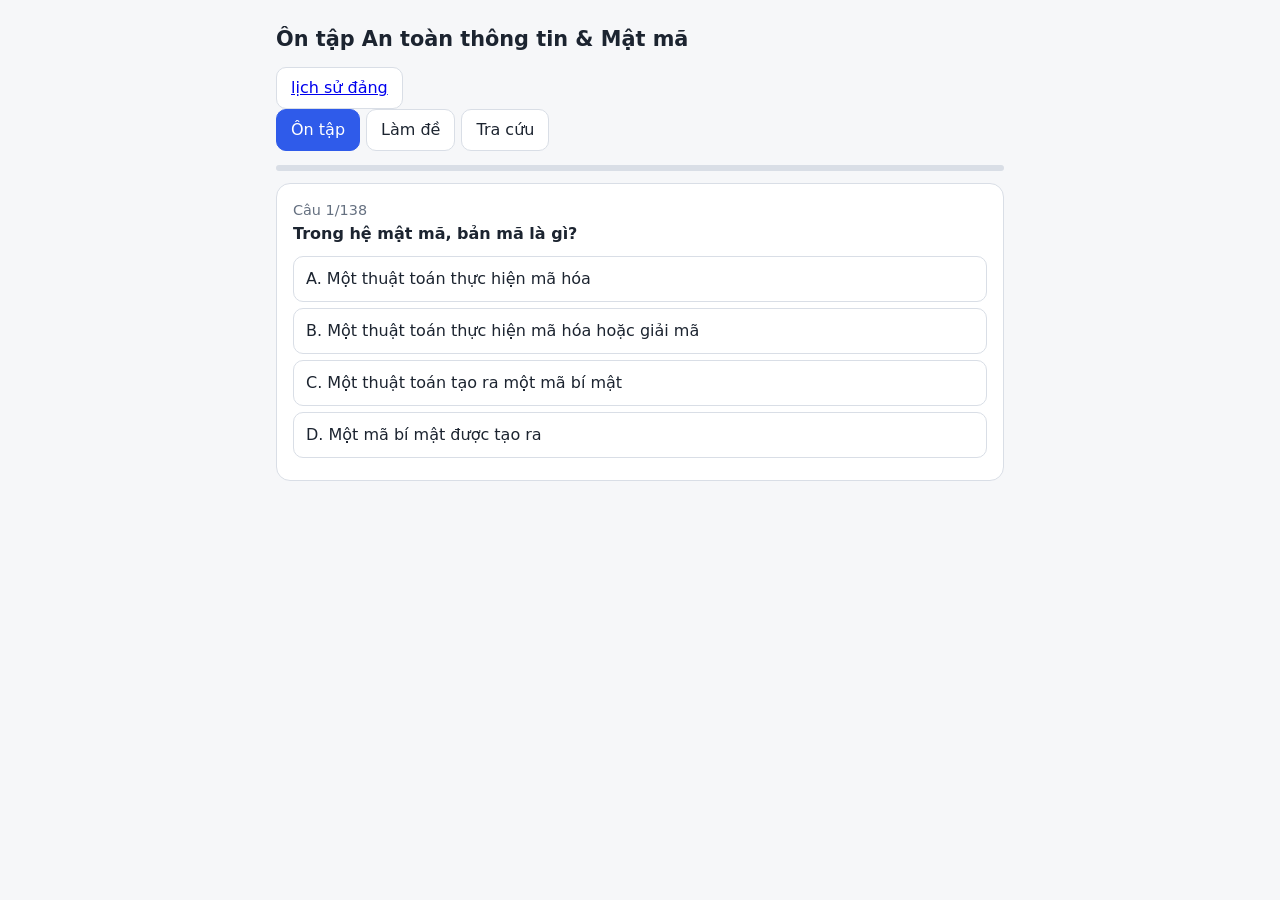
<file: index.html>
<!DOCTYPE html>
<html lang="vi">
<head>
<meta charset="utf-8">
<meta name="viewport" content="width=device-width, initial-scale=1, viewport-fit=cover">
<title>Ôn tập An toàn thông tin &amp; Mật mã</title>
<style>
:root{box-sizing:border-box;padding-top:env(safe-area-inset-top,0px);padding-bottom:env(safe-area-inset-bottom,0px);--bg:#f6f7f9;--card:#fff;--tx:#1c2430;--mu:#657080;--bd:#d9dee6;--ac:#2f5bea;--ok:#177a43;--okb:#e0f5e8;--no:#b3261e;--nob:#fde8e6}
@media (prefers-color-scheme:dark){:root:not([data-theme="light"]){color-scheme:dark;--bg:#12161c;--card:#1b212a;--tx:#e8ecf2;--mu:#98a3b3;--bd:#2d3644;--ac:#7c9bff;--ok:#5fd394;--okb:#16372a;--no:#ff8a80;--nob:#3d1d1b}}
:root[data-theme="dark"]{color-scheme:dark;--bg:#12161c;--card:#1b212a;--tx:#e8ecf2;--mu:#98a3b3;--bd:#2d3644;--ac:#7c9bff;--ok:#5fd394;--okb:#16372a;--no:#ff8a80;--nob:#3d1d1b}
*{box-sizing:border-box}
body{margin:0;background:var(--bg);color:var(--tx);font:16px/1.5 system-ui,-apple-system,"Segoe UI",Roboto,sans-serif}
main{max-width:760px;margin:0 auto;padding:16px}
h1{font-size:1.3rem;margin:8px 0 12px}
nav{display:flex;gap:6px;margin-bottom:14px;flex-wrap:wrap}
button{font:inherit;cursor:pointer;border:1px solid var(--bd);background:var(--card);color:var(--tx);border-radius:10px;padding:8px 14px}
button.on,button.pri{background:var(--ac);border-color:var(--ac);color:#fff}
.card{background:var(--card);border:1px solid var(--bd);border-radius:14px;padding:16px;margin-bottom:12px}
.q{font-weight:600;margin-bottom:10px}
.opt{display:block;width:100%;text-align:left;margin:6px 0;padding:10px 12px}
.opt.ok{background:var(--okb);border-color:var(--ok);color:var(--ok)}
.opt.no{background:var(--nob);border-color:var(--no);color:var(--no)}
.mu{color:var(--mu);font-size:.9rem}
.row{display:flex;gap:10px;align-items:center;justify-content:space-between;flex-wrap:wrap}
input,select{font:inherit;padding:8px 10px;border-radius:10px;border:1px solid var(--bd);background:var(--card);color:var(--tx);width:100%}
.bar{height:6px;background:var(--bd);border-radius:6px;overflow:hidden;margin-bottom:12px}
.bar i{display:block;height:100%;background:var(--ac)}
.big{font-size:2rem;font-weight:700}
</style>
</head>
<body>
<main>
<h1>Ôn tập An toàn thông tin &amp; Mật mã</h1>
<button> <a href="lisud.htm">lịch sử đảng</a> </button>
<nav id="nav"></nav>
<div id="app"></div>
</main>
<script>
const raw=`Giải mã là gì?|Biến đổi thông tin không đọc được thành dạng đọc được|Tấn công hệ mật mã để tìm bản rõ và khóa bí mật|Biến đổi thông tin đọc được thành dạng không đọc được|Biến đổi thông tin không nhìn được thành dạng nhìn được
Phá mã là gì?|Quá trình tấn công hệ mật mã để tìm bản rõ hoặc khóa bí mật|Quá trình thực hiện giải mã hợp lệ|Biến đổi thông tin không đọc được thành dạng đọc được|Biến đổi thông tin đọc được thành dạng không đọc được
Để bảo đảm an toàn thông tin, nên thực hiện biện pháp nào?|Kết hợp mã hóa, tường lửa và phân quyền truy cập|Chỉ sử dụng phương pháp mã hóa|Chỉ sử dụng tường lửa|Chỉ phân quyền truy cập thông tin
Trong hệ mã Vigenère, mỗi khối bản rõ được mã hóa có độ dài bao nhiêu ký tự?|m ký tự (m là độ dài khóa)|1 ký tự|2 ký tự|26 ký tự
Bản rõ “viet”, khóa “USE” (Vigenère) cho bản mã nào?|pain|viet|page|pail
Bản rõ “hoa”, khóa “BYE” (Vigenère) cho bản mã nào?|IME|IMJ|IKD|IOK
Bản rõ “sach”, khóa “READ” (Vigenère) cho bản mã nào?|JECK|GHKN|OPJF|JEKC
Bản rõ “nhai”, khóa “HOA” (Vigenère) cho bản mã nào?|UVAP|UVAK|UVBP|UVAL
Khi áp dụng khóa “USE” cho bản rõ dài hơn 3 ký tự, cách ghép khóa nào đúng?|Lặp khóa thành chuỗi USEUSEUSE… ghép lần lượt với bản rõ|Dùng khóa một lần rồi bỏ các ký tự còn lại|Đảo khóa thành ESU trước mỗi lần ghép|Ghép toàn bộ bản rõ với duy nhất chữ U
Giải mã bản mã “ICVM” với khóa “GO” (Vigenère) được bản rõ nào?|copy|page|pase|cont
Giải mã bản mã “RXVA” với khóa “KP” (Vigenère) được bản rõ nào?|hill|bill|sice|viet
Giải mã bản mã “JZOP” với khóa “CL” (Vigenère) được bản rõ nào?|home|move|mail|name
Giải mã bản mã “PMGQ” với khóa “AM” (Vigenère) được bản rõ nào?|page|sage|seft|stef
Giải mã bản mã “OEUH” với khóa “HE” (Vigenère) được bản rõ nào?|hand|hend|band|name
Mật mã Vigenère, từ khóa “HELLO”, bản mã “PROTO” ứng với bản rõ nào?|INDIA|SANFOUNDRY|WORLD|AMERICA
Mã hóa “SANFOUNDRY” bằng Vigenère, khóa lặp “HELLO” (A=0…Z=25) ra bản mã nào?|ZEYQCBROCM|ZFYQDBROCN|RANFOUNDRY|HELLOSANFOU
Bảng Vigenère có cấu trúc nào?|26 hàng và 26 cột|26 hàng và 1 cột|1 hàng và 26 cột|27 hàng và 27 cột
Mã hóa trong mật mã Vigenère được thực hiện bằng phương pháp nào?|Hình vuông Vigenère|Công thức Vigenère|Chu trình Vigenère|Bổ sung Vigenère
Mã hóa trong mật mã Autokey được thực hiện bằng phương pháp nào?|Bảng Vigenère|Một bảng 5 × 5|Một bảng 13 × 2|Một bảng 6 × 6
Công thức mã hóa của hệ mã Hill (x: vectơ bản rõ, k: ma trận khóa) là?|y = kx|y = x + k|y = x − k|y = k + x
Khi mã hóa các cặp chữ cái bằng hệ mã Hill với bảng chữ cái 26 chữ, phép tính theo môđun nào?|Môđun 26|Môđun 10|Môđun 13|Môđun 52
Trong bài toán Hill 2×2, khóa k có dạng nào?|Ma trận 2×2|Ma trận 1×2|Ma trận 2×1|Ma trận 3×3
Mã hóa bản rõ hai chữ cái bằng Hill 2×2 cho kết quả dạng nào?|Một cặp chữ cái|Một chữ cái đơn|Một dãy ba chữ cái|Một số nguyên đơn
Trong hàm mã Hill y = Kx, x biểu diễn thành phần nào?|Vectơ bản rõ|Vectơ bản mã|Ma trận khóa|Số dư modulo
Với A=0, B=1,…, Z=25, bản rõ “la” biểu diễn thành vectơ nào?|(11, 0)ᵀ|(0, 11)ᵀ|(10, 1)ᵀ|(1, 10)ᵀ
Nếu bản rõ là “SECRET”, ma trận khóa trong mật mã Hill có kích thước bao nhiêu?|6 × 6|1 × 6|5 × 1|6 × 1
Mã hóa trong mật mã Hill được thực hiện bằng phương pháp nào?|Phép nhân ma trận|Một bảng 5 × 5|Tra bảng Vigenère|Nghịch đảo ma trận
Mật mã Hill thuộc lĩnh vực toán học nào?|Đại số ma trận|Phép toán tích phân|Phép toán vi phân|Phương trình vi phân
Để giải mã được trong mật mã Hill, ma trận khóa phải có tính chất nào?|Là ma trận nghịch đảo được (khả nghịch)|Là ma trận không thể đảo ngược|Là ma trận vuông bất kỳ|Là ma trận không vuông
Mật mã Hill là một ví dụ về loại mật mã nào?|Mật mã thay thế|Mật mã đơn ký tự|Mật mã chuyển vị|Mật mã cộng
Mật mã nào không thuộc loại mật mã đa chữ cái?|Mật mã Caesar|Mật mã Hill|Mật mã OTP|Mật mã nhãn
Mật mã nào khó phá nhất bằng phân tích tần suất (Vigenère, Hill, Caesar, Affine)?|Mật mã Hill|Mật mã Vigenère|Mật mã Caesar|Mật mã Affine
Mật mã nào khó phá nhất bằng phân tích tần suất (Vigenère, Autokey, Playfair, Caesar)?|Mật mã Playfair|Mật mã Vigenère|Mật mã Autokey|Mật mã Caesar
Mật mã nào là mật mã thay thế đa ký tự (digraph) đầu tiên?|Mật mã Playfair|Mật mã Autokey|Mật mã Hill|Mật mã OTP
Mật mã Playfair là ví dụ về loại mật mã nào?|Mật mã đa ký tự|Mật mã đơn ký tự|Mật mã chuyển vị|Mật mã cộng
Mật mã Vigenère là ví dụ về loại mật mã nào?|Mật mã đa ký tự|Mật mã đơn ký tự|Mật mã chuyển vị|Mật mã cộng
Mật mã thay thế đa hình (polygraphic substitution) được hiểu là gì?|Thay thế các ký tự theo từng khối chữ cái|Thay thế bằng nhiều bảng chữ cái ở các vị trí khác nhau|Dùng một phép thay thế cố định cho toàn bộ bản rõ|Dùng phép chuyển vị cố định cho toàn bộ bản rõ
Mật mã đa chữ cái (polyalphabetic) được hiểu là gì?|Dùng nhiều phép thay thế tại các vị trí khác nhau|Dùng một phép thay thế cố định cho toàn thông báo|Dùng nhiều phép chuyển vị tại các vị trí khác nhau|Dùng một phép chuyển vị cố định cho thông điệp
Mật mã nào là mật mã đa hình đầu tiên có thể hoạt động trên nhiều hơn ba chữ cái cùng lúc?|Mật mã Hill, dùng phép biến đổi ma trận|Mật mã Autokey|Mật mã One-time pad|Mật mã Playfair
Playfair: hai chữ cái của cặp không cùng hàng hoặc cột thì mã hóa thế nào?|Dùng hai đỉnh còn lại của hình chữ nhật|Thay mỗi chữ bằng chữ ngay bên dưới|Thay mỗi chữ bằng chữ ngay bên phải|Giữ nguyên vị trí của cả hai chữ
Playfair: nếu hai chữ cái trong cặp giống hệt nhau thì làm gì?|Thêm một ký tự quy ước vào giữa cặp chữ|Loại bỏ cặp chữ khỏi bản rõ|Thay một chữ trong cặp bằng chữ khác|Giữ nguyên cặp chữ và mã hóa bình thường
Playfair: hai chữ cái cùng một hàng được thay thế thế nào?|Bằng chữ ngay bên phải trong cùng hàng|Bằng chữ ngay bên dưới trong cùng cột|Bằng chữ ở góc trên bên trái|Bằng chữ ở góc dưới bên phải
Playfair: hai chữ cái cùng một cột được thay thế thế nào?|Bằng chữ ngay bên dưới trong cùng cột|Bằng chữ ngay bên phải trong cùng hàng|Bằng chữ ở góc trên bên trái|Bằng chữ ở góc dưới bên phải
Tên gọi khác của mật mã Playfair là gì?|Mật mã Wheatstone Playfair|Mật mã Wadsworth|Hình chữ nhật Playfair|Mật mã Wheatstone
Mật mã nào cho bản rõ và bản mã có cùng số lượng chữ cái?|Mật mã Vigenère|Mật mã affine|Mật mã cột|Mật mã cộng
Playfair, từ khóa “SECRET” (i/j gộp), bản mã “BPKYFS” ứng với bản rõ nào?|DOLLAR|INDIAN|WORLD|HELLO
Mã hóa “SANFOUNDRY” bằng Playfair với từ khóa “SECRET” (i/j gộp) ra bản mã nào?|AHQAPNPAFR|ZHQAPNPAFR|HAQAPNPAFR|QHAAPNPAFR
Trong hệ mật mã, bản mã là gì?|Một mã bí mật được tạo ra|Một thuật toán thực hiện mã hóa|Một thuật toán tạo ra một mã bí mật|Một thuật toán thực hiện mã hóa hoặc giải mã
Trong mật mã, khóa công khai thường được dùng để làm gì?|Mã hóa thông tin|Giải mã thông tin|Tạo chữ ký số|Mã hóa và tạo chữ ký số
Giải thuật mã hóa DES thực hiện bao nhiêu vòng lặp?|16 vòng|6 vòng|10 vòng|8 vòng
Khóa đưa vào DES dài 64 bit nhưng thực chất sử dụng bao nhiêu bit?|56 bit|32 bit|48 bit|64 bit
Thuật toán AES trải qua bao nhiêu vòng lặp (theo tài liệu)?|10 vòng|4 vòng|8 vòng|16 vòng
Thứ tự các bước trong một vòng lặp AES là?|Sub bytes → Shift rows → Mix columns → Add round key|Add round key → Sub bytes → Mix columns → Shift rows|Sub bytes → Add round key → Mix columns → Shift rows|Add round key → Mix columns → Sub bytes → Shift rows
Nhận định nào đúng về số vòng lặp của DES và AES?|DES có 16 vòng, AES có 10 vòng|DES có 10 vòng, AES có 16 vòng|DES có 8 vòng, AES có 10 vòng|DES có 16 vòng, AES có 8 vòng
“MD” trong “hàm băm MD5” là viết tắt của cụm từ nào?|Message Digest|Muscular Dystrophy|Missing Data|Multi Dimension
Phát biểu nào đúng về mối quan hệ giữa DES và TDES?|TDES có thể giải mã dữ liệu đã mã hóa bằng DES|TDES không thể giải mã dữ liệu của DES|TDES chỉ dùng để băm dữ liệu của DES|TDES loại bỏ hoàn toàn khóa dùng trong DES
Phát biểu nào đúng về độ an toàn của DES?|DES nhận khóa 64 bit nhưng thực tế dùng 56 bit|DES chỉ bị tấn công bằng phương pháp brute force|Mạch giải mã TDES không thể giải mã bản mã DES|Cả ba phát biểu trên đều đúng
MD5 có thể được sử dụng phù hợp trong trường hợp nào?|Lưu trữ mật khẩu email|Mã hóa tin nhắn Facebook|Mã hóa thư điện tử|Mã hóa cuộc gọi trực tuyến
MD5 không nên được sử dụng để làm việc nào?|Mã hóa tin nhắn Facebook|Mã hóa mật khẩu email|Mã hóa mật khẩu Facebook|Tạo giá trị băm dữ liệu
Vì sao MD5 không dùng để mã hóa thông điệp trao đổi giữa hai người dùng?|MD5 không thể giải mã để khôi phục thông điệp|MD5 có chi phí triển khai cao hơn mọi thuật toán|MD5 yêu cầu quá nhiều thời gian tính toán|MD5 chỉ hoạt động với dữ liệu dạng hình ảnh
Cần gửi thông điệp bí mật và cho phép người nhận khôi phục bản rõ. Chọn gì?|Dùng một thuật toán mã hóa như DES hoặc AES|Dùng MD5 vì có thể khôi phục bản rõ|Dùng MD5 vì không cần khóa giải mã|Dùng hàm băm thay cho mọi thuật toán mã hóa
Tổ chức cần bảo vệ dữ liệu khi truyền, ngăn kết nối không phù hợp và hạn chế truy cập theo quyền hạn. Cách nào phù hợp nhất?|Kết hợp mã hóa, tường lửa và phân quyền|Chỉ mã hóa dữ liệu khi truyền|Chỉ dùng tường lửa lọc kết nối|Chỉ phân quyền người dùng theo nhiệm vụ
Mối quan hệ giữa chữ ký số và chữ ký điện tử?|Chữ ký số là trường hợp riêng của chữ ký điện tử, dựa trên thuật toán mã công khai|Chữ ký điện tử là trường hợp riêng của chữ ký số, dựa trên mã đối xứng|Chữ ký số chỉ là một dãy số đặc biệt, không liên quan thuật toán mã hóa|Chữ ký điện tử luôn tạo bằng khóa bí mật và xác minh bằng khóa bí mật
Cần chứng minh thông điệp do đúng người gửi tạo, không bị thay đổi và người gửi không thể phủ nhận. Dùng công nghệ nào?|Chữ ký số|Mã hóa đối xứng|Mã hóa MD5|Mã hóa khóa công khai
Trong sơ đồ chữ ký số, thành phần nào đặc trưng để xác nhận một người?|Khóa bí mật|Khóa công khai|Bản mã|Bức thư
Chứng minh một người dùng đã gửi một email thể hiện thuộc tính nào?|Tính không từ chối của người gửi|Tính bí mật của dữ liệu|Tính toàn vẹn của dữ liệu|Tính khả dụng của hệ thống
Thuật toán mã hóa bất đối xứng nào được xem là an toàn nhất trong các lựa chọn?|RSA|SHA-2|BTC-2|ME-14
Thuật toán bất đối xứng nào sử dụng số nguyên tố khi tạo khóa?|RSA|EFS|Quantum computing|ECC
Chữ ký điện tử có thể cung cấp các lợi ích sau, NGOẠI TRỪ?|Xác minh người nhận thông điệp|Chứng minh tính toàn vẹn của thông điệp|Xác minh người gửi thông điệp|Thực thi tính không thể từ chối
Nhận định nào đúng về tiêu chuẩn mật mã khóa công khai PKCS?|Được chấp nhận rộng rãi trong ngành|Chỉ được sử dụng để tạo khóa công khai|Quy định cách các thuật toán băm được tạo ra|Đã được thay thế hoàn toàn bởi PKI
Đâu KHÔNG phải nơi khóa có thể được lưu trữ?|Trong digest|Trong token|Trên hệ thống của người dùng cục bộ|Trong chứng chỉ kỹ thuật số
Tổ chức cần quản lý cấp, lưu trữ, xác thực chứng chỉ số cho nhiều người dùng. Thành phần nào phù hợp?|Cơ sở hạ tầng khóa công khai (PKI)|Tiêu chuẩn mật mã khóa công khai (PKCS)|Hàm băm MD5|Thuật toán mã hóa RSA
RSA là viết tắt của cụm từ nào?|Rivest-Shamir-Adleman|Random Secure Algorithm|Robust Security Algorithm|Ronald-Samuel-Allen
RSA được đặt theo tên các nhà nghiên cứu nào?|Rivest, Shamir, Adleman|River, Shamir, Adleman|Rivest, Shamus, Adleman|Rivest, Shamir, Adelmar
RSA sử dụng những phép tính nào để tạo khóa công khai và khóa bí mật?|Phép cộng modulo và lũy thừa modulo|Phép cộng, phép trừ và phép lũy thừa|Công thức nhân chia trên số nguyên|Phép tính ma trận và vectơ
Khi mã hóa bằng RSA, thông điệp gốc được chia thành các khối có kích thước thế nào?|Nhỏ hơn kích thước khóa công khai|Bằng kích thước khóa công khai|Bằng kích thước khóa bí mật|Phụ thuộc vào độ dài thông điệp gốc
Trong RSA, vì sao e phải nguyên tố cùng nhau với φ(n)?|Để tồn tại nghịch đảo modulo tạo ra d|Để làm cho p và q bằng nhau|Để khóa công khai luôn ngắn hơn thông điệp|Để tránh phải dùng lũy thừa modulo
Vì sao RSA được gọi là hệ mã hóa khóa công khai?|Khóa công khai dùng để mã hóa thông điệp|Khóa bí mật dùng để mã hóa thông điệp|Cả hai khóa đều công khai cho mọi người|Chỉ cần một khóa duy nhất cho mọi thao tác
Với hai số nguyên tố lớn p và q, hàm Euler φ(n) tính thế nào?|(p − 1)(q − 1)|p / q|p × q|(p + 1)(q + 1)
Tại sao RSA được coi là thuật toán mã hóa mạnh (theo tài liệu)?|Vì việc giải mã thông điệp trong RSA rất phức tạp|Vì RSA dùng khóa bí mật và khóa công khai|Vì RSA dùng phép toán mũ để mã hóa|Vì RSA dùng hai số nguyên tố lớn
RSA có thể dùng để thực hiện những thao tác nào?|Cả ba: mã hóa/giải mã, ký và xác nhận chữ ký, mã hóa dữ liệu và ký số|Chỉ mã hóa và giải mã dữ liệu|Chỉ ký và xác nhận chữ ký số|Chỉ mã hóa dữ liệu và ký số
RSA thuộc loại thuật toán nào?|Thuật toán mã hóa khóa công khai|Thuật toán mã hóa đối xứng|Thuật toán mã hóa khóa bí mật|Thuật toán băm
RSA được sử dụng phổ biến trong giao thức mạng nào?|HTTPS|SSH|FTP|Telnet
RSA: p = 17, q = 3, e = 5. Khóa công khai là cặp nào?|(51, 5)|(32, 5)|(17, 3)|(17, 3, 5)
RSA: bản rõ x = 25, khóa công khai n = 221, e = 37. Bản mã y = xᵉ mod n là?|77|10|15|55
RSA: bản mã y = 77, p = 13, q = 17, e = 37. Bản rõ là?|25|13|17|125
RSA: bản mã y = 168, p = 13, q = 17, e = 7. Bản rõ là?|25|13|15|20
RSA: bản mã y = 2, p = 3, q = 7, e = 5. Giải mã bằng khóa riêng được bản rõ?|11|5|7|14
RSA: bản rõ x = 11, khóa công khai n = 21, e = 5. Bản mã là?|2|11|25|60
RSA: bản mã y = 15, p = 3, q = 7, e = 5. Bản rõ là?|15|5|7|25
RSA: bản rõ x = 15, khóa công khai n = 21, e = 5. Bản mã là?|15|5|7|25
RSA: bản mã y = 20, p = 3, q = 11, e = 7. Bản rõ là?|14|10|20|35
RSA: bản rõ x = 14, khóa công khai n = 33, e = 7. Bản mã là?|20|10|14|35
RSA: p = 41, q = 43, e = 17, φ(n) = 1680. Số mũ bí mật d (ed ≡ 1 mod φ) là?|593|977|883|931
RSA: p = 59, q = 61, e = 37, φ(n) = 3480. Khóa bí mật (n, d) là?|(3599, 1693)|(3599, 149)|(3639, 1693)|(3639, 149)
Thế nào là tính bảo mật của hệ thống thông tin?|Là đặc tính của hệ thống trong đó tất cả thông tin được lưu trữ dưới dạng mật mã|Là đặc tính của hệ thống trong đó thông tin được giữ bí mật không cho ai truy xuất|Là đặc tính của hệ thống trong đó chỉ có những người dùng được cho phép mới có thể truy xuất được thông tin|Tất cả đều đúng
Các cơ chế đảm bảo tính toàn vẹn của thông tin là gì?|Mật mã hoá toàn bộ thông tin trong hệ thống|Gồm các cơ chế ngăn chặn và cơ chế phát hiện các vi phạm về toàn vẹn thông tin|Lưu toàn bộ thông tin trong hệ thống dưới dạng nén|Tất cả các cơ chế trên
Các nguy cơ nào sau đây có thể ảnh hưởng đến tính khả dụng của hệ thống thông tin?|Tất cả các nguy cơ trên|Thiết bị không an toàn|Các tấn công từ chối dịch vụ (DoS và DDoS)|Virus và các loại phần mềm phá hoại khác trên máy tính
Hành vi nào sau đây ảnh hưởng đến tính bí mật của hệ thống thông tin?|Một người dùng có thể xem thông tin của các người dùng khác|Virus xóa mất các tập tin trên đĩa cứng|Mất điện thường xuyên làm hệ thống máy tính làm việc gián đoạn|Tất cả các hành vi trên
Hành vi nào sau đây ảnh hưởng đến tính khả dụng của hệ thống thông tin?|Mất điện thường xuyên làm hệ thống máy tính làm việc gián đoạn|Một người dùng có thể xem thông tin của các người dùng khác|Virus xóa mất các tập tin trên đĩa cứng|Tất cả các hành vi trên
Hành vi nào sau đây ảnh hưởng đến tính toàn vẹn của hệ thống thông tin?|Virus xóa mất các tập tin trên đĩa cứng|Một sinh viên sao chép bài tập của một sinh viên khác|Mất điện thường xuyên làm hệ thống máy tính làm việc gián đoạn|Một người dùng có thể xem thông tin của các người dùng khác
Thế nào là tính khả dụng của hệ thống thông tin?|Là tính sẵn sàng của thông tin trong hệ thống cho các nhu cầu truy xuất hợp lệ|Là tính sẵn sàng của thông tin trong hệ thống cho mọi nhu cầu truy xuất|Là tính dễ sử dụng của thông tin trong hệ thống|Tất cả đều sai
Để tìm bản rõ, người thám mã sử dụng cách nào?|Kết hợp nhiều phương pháp tấn công khác nhau|Chỉ sử dụng phương pháp giải bài toán ngược|Sử dụng khóa bí mật|Vét cạn khóa
Chức năng chính của Virus là gì?|Sống ký sinh và lây nhiễm|Lây nhiễm và sinh sản|Tự phát triển độc lập và lây nhiễm|Sống ký sinh và sinh sản
So sánh tốc độ mã hóa/giải mã của mật mã công khai với mật mã bí mật hiện đại (cùng độ dài bản rõ và khóa)?|Mật mã công khai chậm hơn|Tốc độ như nhau|Mật mã công khai nhanh hơn|Không so sánh được
Thám mã là gì?|Quá trình tấn công hệ mật mã để tìm bản rõ và khóa bí mật|Quá trình biến đổi thông tin từ dạng đọc được sang dạng không đọc được|Quá trình biến đổi thông tin từ dạng không đọc được sang dạng đọc được|Giấu thông tin để không nhìn thấy
Mã hóa là gì?|Quá trình biến đổi thông tin từ dạng đọc được sang dạng không đọc được|Quá trình tấn công hệ mật mã để tìm bản rõ và khóa bí mật|Quá trình biến đổi thông tin từ dạng không đọc được sang dạng đọc được|Giấu thông tin để không nhìn thấy
Chọn câu SAI khi nói về các nguy cơ đối với an toàn hệ thống thông tin|Một hệ thống không kết nối vào mạng Internet thì không có các nguy cơ tấn công|Những kẻ tấn công hệ thống (attacker) có thể là con người bên trong hệ thống|Người sử dụng không được huấn luyện về an toàn hệ thống cũng là một nguy cơ|Xâm nhập hệ thống có thể xuất phát từ bên ngoài hoặc từ bên trong hệ thống
Metasploit Framework vừa cài đặt xong nhưng mọi lệnh gõ vào đều không được thi hành. Nguyên nhân là do?|Phần mềm Anti Virus trên máy tấn công đã khóa (blocked) không cho thi hành|Không kết nối được tới máy nạn nhân|Không cài đặt công cụ Metasploit vào ổ C:|Máy nạn nhân không cho phép tấn công
Phòng chống tấn công từ chối dịch vụ phân bố (DDoS)?|Có thể hạn chế bằng cách lập trình|Chỉ có thể dùng tường lửa|Hiện nay đã có cách phòng chống hiệu quả|Cách hiệu quả duy nhất là backup và restore
Trojan là phương thức tấn công kiểu nào?|Điều khiển máy tính nạn nhân từ xa thông qua phần mềm cài sẵn trong máy nạn nhân|Can thiệp trực tiếp vào máy nạn nhân để lấy thông tin quan trọng|Đánh cắp dữ liệu của nạn nhân truyền trên mạng|Tấn công làm tê liệt hệ thống mạng của nạn nhân
Virus máy tính không thể lây lan qua?|Đĩa CD|Mạng máy tính|Thẻ nhớ Flash|Lưu trữ USB
SQL Injection là gì?|Một loại khai thác bảo mật trong đó kẻ tấn công thêm mã SQL vào hộp nhập biểu mẫu của trang Web để truy cập tài nguyên hoặc thay đổi dữ liệu|Một ngôn ngữ lập trình đa năng|Ngôn ngữ dựa trên nguyên mẫu, chạy phía máy khách trong trình duyệt để tạo trang web động|Một chương trình đố vui của Mỹ về nhiều lĩnh vực
Có thể ngăn chặn SQL Injection bằng cách nào?|Bắt lỗi dữ liệu đầu vào của người dùng (đảm bảo người dùng không thể nhập gì ngoài những gì được cho phép)|Không sử dụng SQL nữa|Đặt mã của bạn ở chế độ công khai|Tất cả những cách trên
Cross-site scripting (XSS) là gì?|Lỗ hổng bảo mật thường gặp trong ứng dụng Web, cho phép kẻ tấn công chèn tập lệnh phía máy khách vào các trang Web mà người dùng khác xem|Một ngôn ngữ lập trình cho phép kiểm soát một hoặc nhiều ứng dụng|Một loại ngôn ngữ script chuyên dùng để điều khiển máy tính|Tài liệu thông tin truy cập qua trình duyệt web
Social Engineering là gì?|Kỹ thuật sai khiến mọi người thực hiện hành vi nào đó hoặc tiết lộ thông tin bí mật|Môn học kỹ thuật về thiết kế, thi công và bảo trì công trình giao thông, cầu, đập|Môn học kỹ thuật áp dụng vật lý và khoa học vật liệu để thiết kế hệ thống cơ khí|Sự điều khiển trực tiếp của con người đối với bộ gen của sinh vật
Rootkit là gì?|Công cụ được thiết kế để qua mặt các phương pháp bảo mật máy tính|Bộ kit của các nhà sinh học dùng khi làm việc với thực vật|Tên mặc định của thư mục gốc UNIX|Máy chủ định danh cho vùng root của DNS
Kiến trúc TCP/IP sử dụng bao nhiêu lớp?|Bốn|Bảy|Sáu|Năm
Điều nào sau đây KHÔNG phải là tấn công tiêu đề HTTP?|Content-length|Accept-Language|Referer|Response splitting
Ngôn ngữ đánh dấu nào được thiết kế để mang dữ liệu?|XML|ICMP|HTTP|HTML
Kiểu tấn công nào liên quan đến việc truy cập các tệp trong các thư mục khác với thư mục gốc?|Directory traversal|SQL injection|Command injection|XML injection
Kiểu tấn công nào sửa đổi các trường chứa các đặc tính khác nhau của dữ liệu đang được truyền đi?|HTTP header|XML manipulation|HTML packet|SQL injection
Điều nào sau đây KHÔNG phải là tấn công DoS?|Push flood|SYN flood|Ping flood|Smurf
Cơ sở của một cuộc tấn công SQL injection là gì?|Chèn câu lệnh SQL thông qua đầu vào người dùng chưa được lọc|Để máy chủ SQL tấn công trình duyệt web máy khách|Để hiển thị mã SQL để nó có thể được kiểm tra|Để liên kết các máy chủ SQL thành một botnet
Hành động nào KHÔNG thể thực hiện thông qua tấn công SQL injection thành công?|Định dạng lại ổ cứng của máy chủ ứng dụng web|Hiển thị danh sách số điện thoại của khách hàng|Khám phá tên của các trường khác nhau trong bảng|Xóa bảng cơ sở dữ liệu
Tấn công phát lại (replay attack) là gì?|Tạo bản sao truyền để sử dụng sau này|Được coi là một loại tấn công DoS|Có thể được ngăn chặn bằng cách vá trình duyệt web|Replay các cuộc tấn công nhiều lần để làm lũ máy chủ
Tên khác của đối tượng được chia sẻ cục bộ là gì?|Flash cookie|Session cookie|Ram cookie|Secure cookie
Plug-in trình duyệt (theo tài liệu)?|Có thể được nhúng bên trong trang web nhưng không thể thêm tiện ích|Chỉ hoạt động trên máy chủ web|Có chức năng bổ sung cho toàn bộ trình duyệt|Đã được thay thế bằng tiện ích mở rộng của trình duyệt
Kẻ tấn công muốn tấn công kích thước tối đa của một loại số nguyên sẽ thực hiện kiểu tấn công nào?|Integer overflow|Buffer overflow|Real number|Heap size
Kẻ tấn công sử dụng tràn bộ đệm (buffer overflow) để làm gì?|Trỏ đến một khu vực khác trong bộ nhớ dữ liệu chứa mã phần mềm độc hại của kẻ tấn công|Xóa tập tin chữ ký tràn bộ đệm|Làm hỏng nhân để máy tính không thể khởi động lại|Đặt virus vào nhân (kernel)
Điều gì là duy nhất về tấn công XSS so với các cuộc tấn công injection khác?|XSS không tấn công máy chủ ứng dụng web để ăn cắp hoặc làm hỏng thông tin của nó|Mã SQL được sử dụng trong tấn công XSS|XSS yêu cầu sử dụng trình duyệt|Tấn công XSS hiếm khi được sử dụng nữa
Cookie không được tạo bởi trang web đang được xem là gì?|Cookie của bên thứ ba|Cookie chính chủ|Cookie của bên thứ hai|Cookie của bên thứ tư
Kẻ tấn công lợi dụng truy cập trái phép được xây dựng qua ba hệ thống tin tưởng lẫn nhau. Đó là loại tấn công nào?|Transitive|Privilege rights|Heap spray|Vertical escalation
Điều nào KHÔNG phải là lý do việc bảo mật ứng dụng web phía máy chủ là khó?|Các bộ vi xử lý trên máy khách nhỏ hơn trên các máy chủ web nên dễ bảo vệ hơn|Thiết bị bảo mật mạng truyền thống không thể luôn chặn các cuộc tấn công ứng dụng web|Nhiều cuộc tấn công ứng dụng web khai thác lỗ hổng chưa biết trước đó|Ứng dụng web phía máy chủ động chấp nhận đầu vào người dùng có thể chứa mã độc
Vì sao các thiết bị bảo mật mạng truyền thống không chặn được các cuộc tấn công ứng dụng web?|Chúng bỏ qua nội dung lưu lượng HTTP, là phương tiện tấn công ứng dụng web|Các cuộc tấn công ứng dụng web dùng trình duyệt không thể điều khiển trên máy cục bộ|Chúng không thể ngăn chặn các cuộc tấn công từ tài nguyên web|Tính phức tạp của TCP/IP cho phép quá nhiều lần ping bị chặn
Trojan Horse là gì (theo tài liệu)?|Một chương trình độc hại lấy cắp tên người dùng và mật khẩu của bạn|Gây hại như mã giả mạo hoặc thay thế mã hợp pháp|Người dùng trái phép truy cập cơ sở dữ liệu người dùng và thêm mình vào|Máy chủ hy sinh để ghi nhận và giám sát các hoạt động hacking
Khi hacker cố gắng tấn công một máy chủ qua Internet, đó là loại tấn công nào?|Tấn công từ xa|Tấn công truy cập vật lý|Truy cập địa phương|Tấn công nội bộ
Kỹ thuật tấn công phổ biến trên Web là gì (theo tài liệu)?|Từ chối dịch vụ (DoS)|Chiếm hữu phiên làm việc|Tràn bộ đệm|Chèn câu truy vấn SQL`;
const Q=raw.trim().split("\n").map(l=>{const p=l.split("|");return{q:p[0],o:p.slice(1)}});
const L="ABCD";
const app=document.getElementById("app"),nav=document.getElementById("nav");
const sh=a=>{a=a.slice();for(let i=a.length-1;i>0;i--){const j=Math.floor(Math.random()*(i+1));[a[i],a[j]]=[a[j],a[i]]}return a};
const mk=(t,c,x)=>{const e=document.createElement(t);if(c)e.className=c;if(x!=null)e.textContent=x;return e};
const prep=q=>({q:q.q,o:sh(q.o.map((t,i)=>({t,c:i===0})))});
let tab="study";
function tabs(){nav.innerHTML="";[["study","Ôn tập"],["test","Làm đề"],["list","Tra cứu"]].forEach(([k,n])=>{const b=mk("button",tab===k?"on":"",n);b.onclick=()=>{tab=k;go()};nav.appendChild(b)})}
function go(){tabs();app.innerHTML="";({study,test,list})[tab]()}
function study(){
  const items=sh(Q).map(prep);let i=0,right=0,done=0;
  const bar=mk("div","bar"),fill=mk("i");bar.appendChild(fill);
  const box=mk("div");app.append(bar,box);
  function show(){
    box.innerHTML="";fill.style.width=(i/items.length*100)+"%";
    if(i>=items.length){const c=mk("div","card");c.append(mk("div","big",right+" / "+items.length),mk("p","mu","Số câu đúng ngay lần đầu chọn."));const b=mk("button","pri","Học lại từ đầu");b.onclick=go;c.appendChild(b);box.appendChild(c);return}
    const it=items[i],c=mk("div","card");let locked=false;
    c.appendChild(mk("div","mu","Câu "+(i+1)+"/"+items.length));
    c.appendChild(mk("div","q",it.q));
    const bs=it.o.map((o,k)=>{const b=mk("button","opt",L[k]+". "+o.t);b.onclick=()=>{if(locked)return;locked=true;if(o.c)right++;bs.forEach((x,j)=>{if(it.o[j].c)x.classList.add("ok");else if(x===b)x.classList.add("no")});nx.style.display=""};c.appendChild(b);return b});
    const nx=mk("button","pri",i+1<items.length?"Câu tiếp →":"Xem kết quả");nx.style.display="none";nx.onclick=()=>{i++;show()};
    c.appendChild(nx);box.appendChild(c);
  }
  show();
}
function test(){
  const c=mk("div","card");
  c.appendChild(mk("div","q","Chọn số câu cho đề thi"));
  const s=document.createElement("select");[20,30,40,Q.length].forEach(n=>{const o=mk("option","",n===Q.length?"Tất cả ("+n+" câu)":n+" câu");o.value=n;s.appendChild(o)});
  const b=mk("button","pri","Bắt đầu");b.style.marginTop="12px";b.onclick=()=>run(+s.value);
  c.append(s,b);app.appendChild(c);
}
function run(n){
  app.innerHTML="";
  const items=sh(Q).slice(0,n).map(prep);const sel=new Array(n).fill(-1);
  items.forEach((it,i)=>{
    const c=mk("div","card");c.appendChild(mk("div","q",(i+1)+". "+it.q));
    const bs=it.o.map((o,k)=>{const b=mk("button","opt",L[k]+". "+o.t);b.onclick=()=>{sel[i]=k;bs.forEach(x=>x.classList.remove("on"));b.classList.add("on")};c.appendChild(b);return b});
    it.bs=bs;it.c=c;app.appendChild(c);
  });
  const sub=mk("button","pri","Nộp bài");
  sub.onclick=()=>{
    let r=0;
    items.forEach((it,i)=>{it.bs.forEach((b,k)=>{b.onclick=null;b.classList.remove("on");if(it.o[k].c)b.classList.add("ok");else if(sel[i]===k)b.classList.add("no")});if(sel[i]>=0&&it.o[sel[i]].c)r++});
    sub.remove();
    const res=mk("div","card");
    res.append(mk("div","big",(r/n*10).toFixed(2)+" / 10"),mk("p","mu","Đúng "+r+"/"+n+" câu. Câu xanh là đáp án đúng, câu đỏ là lựa chọn sai của bạn."));
    const again=mk("button","pri","Làm đề mới");again.onclick=go;res.appendChild(again);
    app.prepend(res);window.scrollTo(0,0);
  };
  app.appendChild(sub);
}
function list(){
  const f=document.createElement("input");f.placeholder="Tìm câu hỏi hoặc đáp án…";app.appendChild(f);
  f.style.marginBottom="12px";
  const box=mk("div");app.appendChild(box);
  function draw(){
    box.innerHTML="";const k=f.value.trim().toLowerCase();
    Q.forEach((q,i)=>{
      if(k&&!(q.q+" "+q.o.join(" ")).toLowerCase().includes(k))return;
      const c=mk("div","card");c.appendChild(mk("div","q",(i+1)+". "+q.q));
      q.o.forEach((t,j)=>c.appendChild(mk("div",j===0?"opt ok":"mu",(j===0?"✓ ":"• ")+t)));
      box.appendChild(c);
    });
  }
  f.oninput=draw;draw();
}
go();
</script>
</body>
</html>
</file>
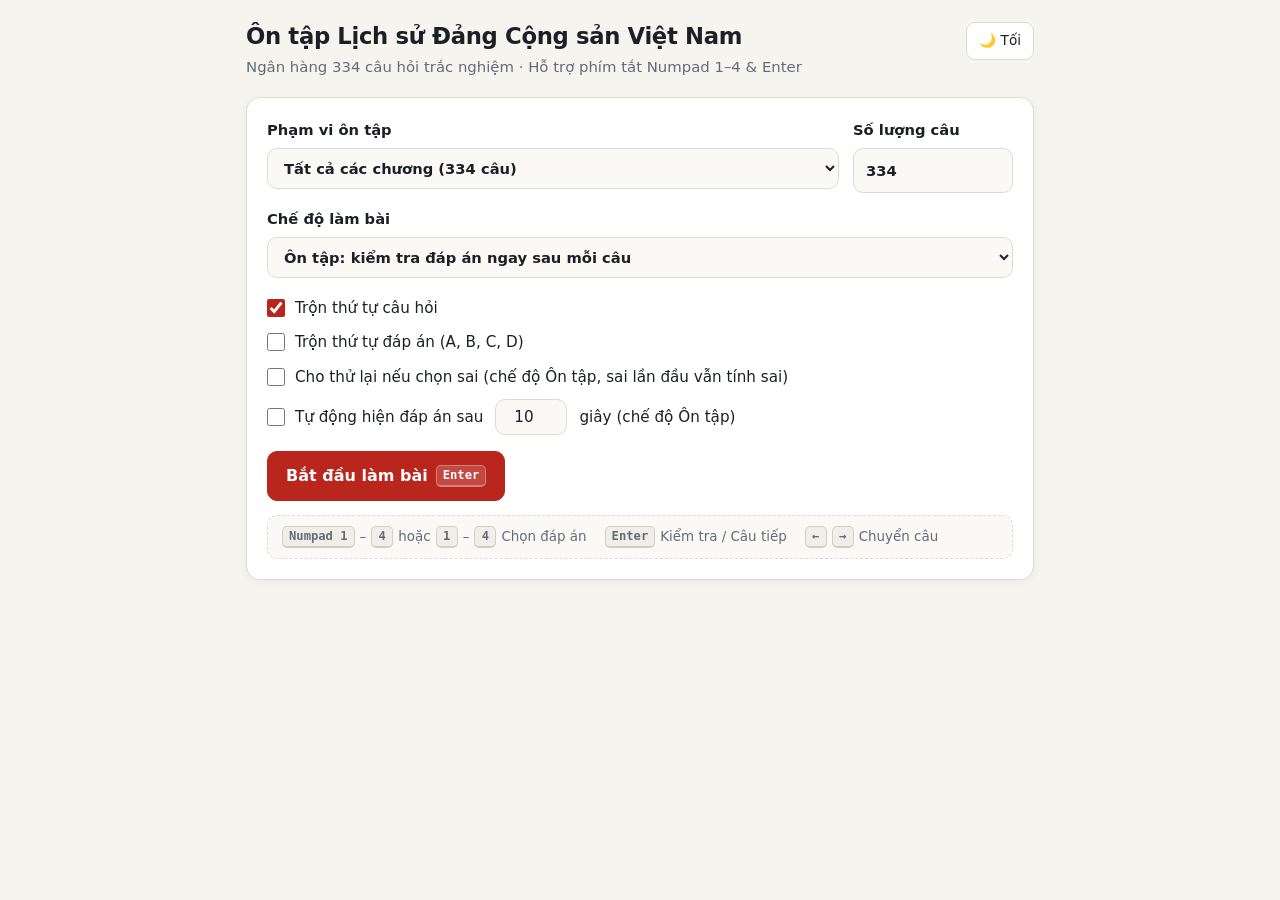
<file: Lịch sử Đảng/index.html>
<!DOCTYPE html>
<html lang="vi">
<head>
  <meta charset="utf-8">
  <meta name="viewport" content="width=device-width, initial-scale=1, viewport-fit=cover">
  <title>Ôn tập Lịch sử Đảng Cộng sản Việt Nam</title>
  <link rel="stylesheet" href="style.css">
</head>
<body>
  <main id="app"></main>

  <script>
    const DATA = [{"n":1,"c":1,"q":"Câu nói nổi tiếng: “Hãy giữ vững chí khí chiến đấu!” - là của ai?","o":["Trần Phú","Lê Hồng Phong","Hà Huy Tập","Ngô Đức Trì"],"a":0,"g":0},{"n":2,"c":1,"q":"Nội dung chuyển hướng chỉ đạo chiến lược của Đảng giai đoạn 1939-1945?","o":["Đánh đổ đế quốc, giải phóng dân tộc","Thành lập Mặt trận Việt Minh","Xúc tiến chuẩn bị khởi nghĩa vũ trang","Khởi nghĩa vũ trang"],"a":0,"g":0},{"n":3,"c":1,"q":"Đội Việt Nam tuyên truyền giải phóng quân (tiền thân của Quân đội nhân dân Việt Nam ngày nay) được ra đời vào thời gian nào?","o":["22/12/1920","22/12/1944","22/12/1954","22/12/1975"],"a":1,"g":0},{"n":4,"c":1,"q":"Cuộc khủng hoảng kinh tế thế giới nào đã tác động mạnh mẽ đến tình hình thế giới và là nguyên nhân trực tiếp dẫn đến cuộc chiến tranh thế giới thứ hai?","o":["1914 – 1919","1925 - 1928","1929 - 1933","1933 - 1945"],"a":2,"g":0},{"n":5,"c":1,"q":"Văn kiện nào của Đảng nhấn mạnh “vấn đề thổ địa là cái cốt của cách mạng tư sản dân quyền, thực hành cách mạng ruộng đất triệt để”?","o":["Cương lĩnh Chính trị (2/1930)","Luận cương Chính trị tháng (10/1930)","Chỉ thị thành lập Hội phản đế đồng minh (11/1930)","Chung quanh vấn đề chiến sách mới của Đảng (10/1936)"],"a":1,"g":0},{"n":6,"c":1,"q":"Luận cương Chính trị tháng 10/1930 của Đảng Cộng sản Đông Dương đã xác định giai cấp nào là giai cấp lãnh đạo của cách mạng tư sản dân quyền?","o":["Giai cấp vô sản","Giai cấp tư sản","Giai cấp nông dân","Giai cấp tiểu tư sản"],"a":0,"g":0},{"n":7,"c":1,"q":"Luận cương Chính trị tháng 10/1930 của Đảng Cộng sản Đông Dương đã xác định những giai cấp nào là lực lượng chính của cách mạng tư sản dân quyền?","o":["Giai cấp vô sản và nông dân","Giai cấp tư sản và vô sản","Giai cấp nông dân và tư sản","Giai cấp tiểu tư sản và nông dân"],"a":0,"g":0},{"n":8,"c":1,"q":"Hội nghị lần thứ nhất Ban chấp hành Trung ương Đảng tháng 10/1930 do ai chủ trì?","o":["Trần Phú","Võ Nguyên Giáp","Phạm Hùng","Trường Chinh"],"a":0,"g":0},{"n":9,"c":1,"q":"Phong trào yêu nước do Phan Bội Châu lãnh đạo theo khuynh hướng chính trị nào?","o":["Khuynh hướng phong kiến","Khuynh hướng dân chủ tư sản","Khuynh hướng vô sản","Khuynh hướng xã hội chủ nghĩa"],"a":1,"g":0},{"n":10,"c":1,"q":"Tổ chức Cộng sản nào ra đời đầu tiên ở Việt Nam?","o":["Đảng Cộng sản Việt Nam","Đông Dương Cộng sản Đảng","Đảng Lao động Việt Nam","Việt Nam quốc dân Đảng"],"a":1,"g":0},{"n":11,"c":1,"q":"Trong Cương lĩnh Chính trị đầu tiên của Đảng, giai cấp nào được xác định sẽ là lực lượng lãnh đạo cách mạng Việt Nam?","o":["Giai cấp nông dân","Giai cấp vô sản","Giai cấp tư sản","Tư sản dân tộc và trí thức"],"a":1,"g":0},{"n":12,"c":1,"q":"Quốc tế Cộng sản (Quốc tế III) có vai trò lớn đối với phong trào giải phóng dân tộc ở các nước thuộc địa – trong đó có Việt Nam. Vậy, tổ chức này được thành lập vào thời gian nào?","o":["Năm 1917","Năm 1918","Năm 1919","Năm 1920"],"a":2,"g":0},{"n":13,"c":1,"q":"Sự kiện nào đã tác động mạnh mẽ đến nhận thức của Nguyễn Tất Thành – và được Người đánh giá: “đây là cuộc cách mạng đến nơi”?","o":["Công xã Pari 1871","Cách mạng Tân Hợi 1911 Trung Quốc","Cách mạng tháng Mười Nga 1917","Cách mạng tư sản Mỹ 1776"],"a":2,"g":0},{"n":14,"c":1,"q":"Trong Cương lĩnh Chính trị đầu tiên của Đảng, nội dung nào không phải là nhiệm vụ kinh tế?","o":["Thủ tiêu các thứ quốc trái, tịch thu toàn bộ sản nghiệp lớn của tư bản đế quốc chủ nghĩa Pháp","Thành lập chính phủ công nông binh","Bỏ sưu thuế cho dân cày nghèo","Thi hành luật ngày làm 8 giờ"],"a":1,"g":0},{"n":15,"c":1,"q":"Giai cấp nào ra đời từ cuộc khai thác thuộc địa lần thứ nhất của thực dân Pháp ở nước ta?","o":["Giai cấp tư sản, nông dân","Giai cấp công nhân, tiểu tư sản","Giai cấp tư sản và công nhân","Tầng lớp tiểu tư sản, vô sản"],"a":2,"g":0},{"n":16,"c":1,"q":"Ai là Tổng Bí thư đầu tiên của Đảng Cộng sản Việt Nam?","o":["Hà Huy Tập","Trần Phú","Trần Văn Cung","Lê Hồng Phong"],"a":1,"g":0},{"n":17,"c":1,"q":"Đêm ngày 9/2/1930, đã diễn ra cuộc khởi nghĩa Yên Bái. Vậy đây là cuộc khởi nghĩa của tổ chức nào?","o":["Việt Nam Quốc dân Đảng","Tân Việt cách mạng Đảng","Thanh niên cao vọng Đảng","Việt Nam cách mệnh đồng minh hội"],"a":0,"g":0},{"n":18,"c":1,"q":"Tổ chức Cộng sản nào được thành lập ở Nam kỳ vào tháng 9/1929?","o":["Đông Dương Cộng sản Đảng","Đông Dương Cộng sản liên đoàn","An Nam Cộng sản Đảng","Việt Nam Quốc dân Đảng"],"a":2,"g":0},{"n":19,"c":1,"q":"Nguyễn Ái Quốc đọc bản Sơ thảo lần thứ nhất luận cương về vấn đề dân tộc và vấn đề thuộc địa của Lênin vào thời gian nào?","o":["Tháng 7 năm 1920","Tháng 3 năm 1921","Tháng 7 năm 1922","Tháng 3 năm 1925"],"a":0,"g":0},{"n":20,"c":1,"q":"Hãy cho biết chính sách cai trị về kinh tế của thực dân Pháp khi thiết lập bộ máy thống trị ở Việt Nam?","o":["Chính sách phát triển giáo dục","Chính sách khai thác thuộc địa.","Thực hiện chính sách dung túng, duy trì các hủ tục lạc hậu trong nhân dân ta.","Thực hiện khẩu hiệu: tự do, bình đẳng, bác ái ở nước ta."],"a":1,"g":0},{"n":21,"c":1,"q":"Tổ chức Đông Dương Cộng sản Đảng được thành lập vào thời gian nào?","o":["6/1929","11/1929","1/1930","9/1929"],"a":0,"g":0},{"n":22,"c":1,"q":"Hãy cho biết chính sách cai trị về kinh tế của thực dân Pháp khi thiết lập bộ máy thống trị ở Việt Nam?","o":["Chính sách phát triển giáo dục","Chính sách khai thác thuộc địa.","Thực hiện chính sách dung túng, duy trì các hủ tục lạc hậu trong nhân dân ta.","Thực hiện khẩu hiệu: tự do, bình đẳng, bác ái ở nước ta."],"a":1,"g":0},{"n":23,"c":1,"q":"Chính sách cai trị về văn hóa của thực dân Pháp khi thiết lập bộ máy thống trị ở Việt Nam?","o":["Chính sách khai thác ruộng đất","Chính sách khai thác tài nguyên thiên nhiên","Thực hiện chính sách ngu dân","Thực hiện khẩu hiệu: tự do, bình đẳng, bác ái"],"a":2,"g":0},{"n":24,"c":1,"q":"“Lúc này thời cơ thuận lợi đã tới, dù hy sinh tới đâu, dù phải đốt cháy cả dãy Trường Sơn cũng phải kiên quyết giành cho được độc lập”, đó là câu nói của Hồ Chí Minh trước sự kiện gì?","o":["Tổng khởi nghĩa tháng Tám 1945","Phát động toàn quốc kháng chiến 1946","Chiến dịch Điện Biên Phủ 1954","Chiến dịch Biên giới Thu đông 1950"],"a":0,"g":0},{"n":25,"c":1,"q":"Thực dân Pháp tiến hành khai thác thuộc địa lần thứ nhất ở Việt Nam vào thời gian nào?","o":["1858 -1884","1884 -1896","1897 -1914","1914 -1918"],"a":2,"g":0},{"n":26,"c":1,"q":"Mâu thuẫn cơ bản và chủ yếu ở Việt Nam đầu thế kỷ XX là mâu thuẫn nào?","o":["Mâu thuẫn giữa giai cấp nông dân với giai cấp địa chủ phong kiến","Mâu thuẫn giữa công nhân và nông dân với đế quốc và phong kiến","Mâu thuẫn giữa giai cấp công nhân với giai cấp tư sản","Mâu thuẫn giữa dân tộc Việt Nam với đế quốc xâm lược và tay sai"],"a":3,"g":0},{"n":27,"c":1,"q":"Phong trào công nhân Việt Nam bắt đầu chuyển từ tự phát sang tự giác từ khi nào?","o":["Năm 1920 (tổ chức công hội ở Sài Gòn được thành lập)","Năm 1925 (cuộc bãi công của công nhân Ba Son)","Năm 1929 (sự ra đời ba tổ chức Cộng sản)","Năm 1930 (Đảng Cộng sản Việt Nam ra đời)"],"a":1,"g":0},{"n":28,"c":1,"q":"Sự kiện nào được Nguyễn Ái Quốc đánh giá \"như chim én nhỏ báo hiệu mùa xuân\"?","o":["Cách mạng tháng Mười Nga bùng nổ và thắng lợi","Vụ mưu sát tên toàn quyền Méclanh của Phạm Hồng Thái","Sự thành lập Hội Việt Nam cách mạng thanh niên","Sự thành lập Đảng Cộng sản Pháp"],"a":1,"g":0},{"n":29,"c":1,"q":"Hội Việt Nam Cách mạng Thanh niên thực hiện chủ trương \"vô sản hoá\" vào thời gian nào?","o":["Cuối năm 1926 đầu năm 1927","Cuối năm 1927 đầu năm 1928","Cuối năm 1928 đầu năm 1929","Cuối năm 1929 đầu năm 1930"],"a":2,"g":0},{"n":30,"c":1,"q":"Ai là người đã tham gia sáng lập Việt Nam Quốc dân Đảng 1927?","o":["Tôn Quang Phiệt","Trần Huy Liệu","Phạm Hồng Thái","Nguyễn Thái Học"],"a":3,"g":0},{"n":31,"c":1,"q":"Tổ chức tiền thân của Đông Dương Cộng sản Đảng và An Nam Cộng sản Đảng là:","o":["Tân Việt cách mạng Đảng","Hội Việt Nam cách mạng Thanh niên","Việt Nam cách mạng đồng chí hội","Việt Nam quang phục hội"],"a":1,"g":0},{"n":32,"c":1,"q":"Chọn phương án trả lời không chính xác. Hội nghị Hợp nhất các tổ chức Cộng sản dẫn đến sự ra đời của Đảng Cộng sản Việt Nam (từ 6/1 đến 8/2/1930) thông qua các văn kiện nào sau đây?","o":["Chánh cương vắn tắt","Sách lược vắn tắt","Điều lệ vắn tắt và Chương trình tóm tắt","Chính cương tóm tắt"],"a":3,"g":0},{"n":33,"c":1,"q":"Điểm khác nhau giữa Cương lĩnh Chính trị đầu tiên của Đảng và Luận cương Chính trị tháng 10-1930 là:","o":["Phương hướng chiến lược của cách mạng","Vai trò lãnh đạo cách mạng","Chủ trương tập hợp lực lượng cách mạng","Phương pháp cách mạng"],"a":2,"g":0},{"n":34,"c":1,"q":"Tên của lực lượng vũ trang được thành lập ở Nghệ Tĩnh trong cao trào cách mạng năm 1930 – 1931 là gì?","o":["Du kích","Tự vệ","Tự vệ đỏ","Tự vệ chiến đấu"],"a":2,"g":0},{"n":35,"c":1,"q":"Bản Luận cương Sơ thảo lần thứ nhất của V. I. Lênin được Nguyễn Ái Quốc đọc vào tháng 7- 1920, tập trung vào vấn đề:","o":["Dân tộc và thuộc địa","Cải cách ruộng đất","Cách mạng giải phóng dân tộc","Đoàn kết quốc tế"],"a":0,"g":0},{"n":36,"c":1,"q":"Hội nghị Ban chấp hành Trung ương Đảng họp tháng 7-1936 chủ trương thành lập mặt trận nào?","o":["Mặt trận dân chủ Đông Dương","Mặt trận dân tộc thống nhất phản đế Đông Dương","Mặt trận nhân dân phản đế Đông Dương","Mặt trận phản đế đồng minh Đông Dương"],"a":2,"g":0},{"n":37,"c":1,"q":"Chiến tranh thế giới II bùng nổ và kết thúc vào khoảng thời gian nào?","o":["1937 - 1941","1938 - 1942","1939 - 1945","1933 - 1939"],"a":2,"g":0},{"n":38,"c":1,"q":"Cuộc khai thác thuộc địa lần thứ nhất của Pháp ở Đông Dương (1897 – 1914), tập trung chủ yếu vào lĩnh vực nào?","o":["Mở đồn điền cao su","Khai thác mỏ","Lập ấp chiến lược","Nhổ lúa trồng bông"],"a":1,"g":0},{"n":39,"c":1,"q":"Giai đoạn 1921 - 1930 là giai đoạn truyền bá chủ nghĩa Mác – Lênin của Nguyễn Ái Quốc vào Việt Nam. Ngoài hình thức truyền bá bằng viết báo, viết sách, Nguyễn Ái Quốc còn sử dụng hình thức truyền bá nào khác?","o":["Cổ động","Mở lớp đào tạo cán bộ","Sử dụng văn nghệ","Phát động đấu tranh"],"a":1,"g":0},{"n":40,"c":1,"q":"Sự kiện nào xảy ra vào đêm ngày 9/3/1945?","o":["Nhật thua trận ở Đông Dương","Nhật đảo chính Pháp","Vua Bảo Đại thoái vị","Chính phủ Trần Trọng Kim cầm quyền"],"a":1,"g":0},{"n":41,"c":1,"q":"Hội nghị Trung ương Đảng (05/1941) họp tại Pắc Bó (Cao Bằng) cử ai làm Tổng Bí thư?","o":["Nguyễn Ái Quốc","Trường Chinh","Võ Văn Tần","Lê Duẩn"],"a":1,"g":0},{"n":42,"c":1,"q":"Đội Việt Nam tuyên truyền giải phóng quân (tiền thân của Quân đội nhân dân ngày nay) lúc đầu được thành lập có bao nhiêu chiến sĩ?","o":["33","34","35","36"],"a":1,"g":0},{"n":43,"c":1,"q":"Cơ quan ngôn luận của Hội Việt Nam cách mạng thanh niên:","o":["Tờ báo Thanh niên","Báo Người cùng khổ","Đường Kách Mệnh","Báo Công nông binh"],"a":0,"g":0},{"n":44,"c":1,"q":"Chọn phương án trả lời đúng. Tổ chức tiền thân của Hội Việt Nam cách mạng thanh niên:","o":["Tâm tâm xã","Đảng lập hiến","Nam đồng thư xã","Việt Nam quang phục hội"],"a":0,"g":0},{"n":45,"c":1,"q":"Tháng 7/1935 Đại hội VII của Quốc tế Cộng sản đã xác định kẻ thù nguy hiểm trước mắt của nhân dân thế giới là:","o":["Bọn đế quốc xâm lược","Chủ nghĩa phát xít","Địa chủ phong kiến","Đế quốc và phong kiến"],"a":1,"g":0},{"n":46,"c":1,"q":"Tên gọi được Nguyễn Ái Quốc sử dụng thời kỳ ở Quảng Châu (Trung Quốc) từ 1924 – 1927 là:","o":["Trần Vương","Lý Thụy","Thầu Chín","Lin"],"a":1,"g":0},{"n":47,"c":1,"q":"Tác phẩm “Tự chỉ trích” xuất bản tháng 7/1939 là của ai?","o":["Trường Chinh","Nguyễn Văn Cừ","Trần Phú","Hồ Chí Minh"],"a":1,"g":0},{"n":48,"c":1,"q":"Ai là Tổng Bí thư của Đảng trong giai đoạn từ 1936 – 1939?","o":["Lê Hồng Phong","Hà Huy Tập","Nguyễn Văn Cừ","Trường Chinh"],"a":1,"g":0},{"n":49,"c":1,"q":"Từ ngày 14 đến 31/10/1930, Hội nghị Trung ương Đảng đã họp tại Hương Cảng và quyết định đổi tên Đảng, từ Đảng Cộng sản Việt Nam thành:","o":["Đảng Cộng sản Đông Dương","Đông Dương Cộng sản Đảng","Đảng Lao động Việt Nam","An Nam Cộng sản Đảng"],"a":0,"g":0},{"n":50,"c":1,"q":"Hội nghị Trung ương 8 (5/1941) được họp tại địa điểm nào?","o":["Tân Trào (Tuyên Quang)","Bà Điểm (Hoc Môn - Gia Định)","Đình Bảng (Bắc Ninh)","Pắc Bó (Cao Bằng)"],"a":3,"g":0},{"n":51,"c":1,"q":"Mục đích của phong trào yêu nước theo khuynh hướng dân chủ tư sản ở Việt Nam (1919 – 1925) là:","o":["Giành lấy vị thế kinh tế, chính trị tốt hơn","Đòi quyền độc lập, tự do","Thiết lập chế độ phong kiến độc lập","Thiết lập chế độ quân chủ lập hiến"],"a":0,"g":0},{"n":52,"c":1,"q":"Sự kiện đánh dấu bước ngoặt trong cuộc đời hoạt động của Nguyễn Ái Quốc đi từ lập trường một người yêu nước chuyển sang lập trường một người Cộng sản là:","o":["Đọc Sơ thảo Luận cương của Lênin về vấn đề dân tộc và thuộc địa (7/1920).","Gửi yêu sách đến Hội nghị Vécxai (6/1919).","Bỏ phiếu tán thành cho sự ra đời của Đảng Cộng sản Pháp vào 12/1920","Ảnh hưởng của cách mạng tháng Mười Nga năm 1917"],"a":2,"g":0},{"n":53,"c":1,"q":"Trong những năm 1919 - 1925 phong trào công nhân diễn ra mạnh mẽ, tiêu biểu trong số đó là phong trào bãi công của công nhân Ba Son (năm 1925), phong trào này do ai lãnh đạo?","o":["Tôn Đức Thắng","Phan Bội Châu","Nguyễn Ái Quốc","Phan Châu Trinh"],"a":0,"g":0},{"n":54,"c":1,"q":"Tháng 6/1925 tại Quảng Châu - Trung Quốc, Nguyễn Ái Quốc đã thành lập tổ chức nào?","o":["Đông Dương Cộng sản Liên Đoàn","Hội Việt Nam Cách mạng thanh niên","Nam Đồng Thư xã","Việt Nam Quốc dân Đảng"],"a":1,"g":0},{"n":55,"c":1,"q":"Được đánh giá là “Những tiếng súng báo hiệu cho cuộc khởi nghĩa toàn quốc, là bước đầu đấu tranh bằng võ lực của các dân tộc ở một nước Đông Dương”, đó là:","o":["Cuộc khởi nghĩa Bắc Sơn, Nam Kỳ và binh biến Đô Lương","Phong trào Xô Viết Nghệ Tĩnh","Cao trào dân chủ 1936 - 1939","Cuộc đấu tranh phản đối án tử hình Lý Tự Trọng"],"a":0,"g":0},{"n":56,"c":1,"q":"Từ ngày 13-15/08/1945 Hội nghị toàn quốc của Đảng đã họp tại Tân Trào (Tuyên Quang), Hội nghị đã quyết định:","o":["Phát động Tổng khởi nghĩa giành chính quyền từ tay tay sai cùng với quân Đồng minh.","Phát động Tổng khởi nghĩa giành chính quyền từ tay sai, khi quân Đồng minh vào Đông Dương.","Phát động Tổng khởi nghĩa giành chính quyền từ tay phát xít Nhật sau khi quân Đồng minh vào Đông Dương.","Phát động Tổng khởi nghĩa giành chính quyền từ tay phát xít Nhật và tay sai, trước khi quân Đồng minh vào Đông Dương."],"a":3,"g":0},{"n":57,"c":1,"q":"Hội nghị nào đã hoàn chỉnh chuyển hướng chỉ đạo chiến lược của Đảng giai đoạn 1930 - 1945?","o":["Hội nghị tháng 7/1936","Hội nghị tháng 11/1939","Hội nghị tháng 11/1940","Hội nghị tháng 5/1941"],"a":3,"g":0},{"n":58,"c":1,"q":"Chọn phương án trả lời đúng. Tháng 11/1940, cuộc khởi nghĩa Nam kỳ đã bùng nổ, phát triển mạnh, nhưng sau đó nhanh chóng bị thực dân Pháp đàn áp khốc liệt. Dù thất bại nhưng khởi nghĩa Nam kỳ đã để lại cho chúng ta ………………","o":["Lá cờ đỏ sao vàng","Tinh thần chiến đấu quật cường","Bài học kinh nghiệm quý giá","Niềm tin vào sự lãnh đạo của Đảng"],"a":0,"g":0},{"n":59,"c":1,"q":"Nhận định: “Bước đường sinh tồn của các dân tộc Đông Dương không có con đường nào khác hơn là con đường đánh đổ đế quốc Pháp, chống tất cả ách ngoại xâm vô luận da trắng hay da vàng để giành lấy giải phóng độc lập” - đó là nhận định của Đảng ở sự kiện nào?","o":["Nghị quyết Đại hội I (1935)","Luận cương tháng 10/1930","Nghị quyết tháng 7/1936","Nghị quyết tháng 11/1939"],"a":3,"g":0},{"n":60,"c":1,"q":"Chọn phương án trả lời đúng. Tháng 11/1924, Nguyễn Ái Quốc về Quảng Châu (Trung Quốc) với tư cách là ……. của Quốc tế Cộng sản","o":["Phát ngôn viên","Đặc phái viên","Phiên dịch viên","Biên tập viên"],"a":1,"g":0},{"n":61,"c":1,"q":"Chọn phương án trả lời đúng với tính chất của môn học Lịch sử Đảng Cộng sản Việt Nam. Giai đoạn 1921 – 1930 là giai đoạn …. trong chặng đường hoạt động cách mạng của Nguyễn Ái Quốc","o":["Hình thành tư tưởng cơ bản cho cách mạng Việt Nam","Tìm đường cứu nước giải phóng dân tộc","Truyền bá Chủ nghĩa Mác - Lênin","Vận động nhân dân tổng khởi nghĩa giành chính quyền"],"a":2,"g":0},{"n":62,"c":1,"q":"Theo Nguyễn Ái Quốc, nguyên nhân thất bại của các phong trào yêu nước ở Việt Nam đến những năm 20 của thế kỷ XX đó là:","o":["Các phong trào diễn ra nhỏ lẻ, không đồng đều","Các phong trào chưa có người lãnh đạo","Các phong trào chưa liên kết với nhau","Các phong trào chưa có tổ chức và chưa biết cách tổ chức"],"a":3,"g":0},{"n":63,"c":1,"q":"Phong trào yêu nước của tổ chức Việt Nam Quốc dân Đảng là đại diện cho khuynh hướng chính trị nào?","o":["Phong kiến","Dân chủ tư sản","Vô sản","Nông dân"],"a":1,"g":0},{"n":64,"c":1,"q":"Phong trào yêu nước của Phan Châu Trinh được Nguyễn Ái Quốc đánh giá:","o":["Dựa vào Pháp để chống phong kiến, chẳng khác gì xin giặc rủ lòng thương","Đuổi hổ cửa trước, rước beo cửa sau","Lỗi thời, thiếu tính dân tộc","Chưa có tư tưởng, hành động rõ ràng"],"a":0,"g":0},{"n":65,"c":1,"q":"Sự kiện nào đánh dấu sự thất bại hoàn toàn của tổ chức Việt Nam Quốc dân Đảng?","o":["Khởi nghĩa Yên Bái (9/2/1930)","Tiếng bom của Phạm Hồng Thái","Vụ ám sát tên trùm mộ phu Badanh","Thất bại của khởi nghĩa Nam Kỳ"],"a":0,"g":0},{"n":66,"c":1,"q":"Một trong những yếu tố quyết định để giai cấp công nhân trở thành giai cấp lãnh đạo cách mạng Việt Nam:","o":["Đại diện cho phương thức sản xuất tiến bộ nhất ở Việt Nam vào đầu thế kỷ XX","Đây là giai cấp duy nhất trong xã hội có liên hệ mật thiết với giai cấp nông dân","Tuy xuất hiện sau nhưng giai cấp này không có được quyền tự do, bình đẳng","Có truyền thống đấu tranh kiên cường, bất khuất trước mọi kẻ thù của dân tộc"],"a":0,"g":0},{"n":67,"c":1,"q":"Chọn phương án trả lời không chính xác: Nội dung của Đại hội đại biểu lần thứ nhất của Đảng (3/1935):","o":["Khôi phục hệ thống tổ chức Đảng","Đẩy mạnh vận động quần chúng rộng rãi","Chống phát xít, chống chiến tranh","Phát động toàn dân đứng lên khởi nghĩa"],"a":3,"g":0},{"n":68,"c":1,"q":"Chọn phương án trả lời đúng: Một trong những nội dung của Nghị quyết Đại hội I của Đảng (3/1935) là:","o":["Quyết định tiến hành tổng khởi nghĩa","Đòi chính quyền về tay nhân dân","Đòi quyền dân chủ cơ bản","Khôi phục hệ thống tổ chức Đảng"],"a":3,"g":0},{"n":69,"c":1,"q":"Đầu năm 1934, một tổ chức do Lê Hồng Phong sáng lập:","o":["Ban Lãnh đạo của phong trào công nhân","Ban Quốc tế nước ngoài","Ban Thường vụ của Đảng","Ban Chỉ huy ở ngoài"],"a":3,"g":0},{"n":70,"c":1,"q":"Hội nghị nào của Đảng đã chủ trương chuyển hình thức bí mật, không hợp pháp sang hình thức đấu tranh công khai, hợp pháp?","o":["Hội nghị Trung ương tháng 10/1930","Đại hội Đảng lần thứ nhất 3/1935","Hội nghị Trung ương tháng 11/1939","Hội nghị Trung ương tháng 7/1936"],"a":3,"g":0},{"n":71,"c":1,"q":"Nghị quyết nào đánh dấu bước chuyển hướng trong chỉ đạo chiến lược của Đảng giai đoạn 1930 – 1945?","o":["Nghị quyết Trung ương tháng 10/1930","Nghị quyết Đại hội Đảng lần thứ nhất 3/1935","Nghị quyết Trung ương tháng 11/1939","Nghị quyết Trung ương tháng 7/1936"],"a":2,"g":0},{"n":72,"c":1,"q":"Hội nghị nào quyết định tạm gác khẩu hiệu cách mạng ruộng đất, đặt vấn đề giải phóng dân tộc lên hàng đầu?","o":["Hội nghị Trung ương tháng 10/1930","Đại hội Đảng lần thứ nhất 3/1935","Hội nghị Trung ương tháng 11/1939","Hội nghị Trung ương tháng 7/1936"],"a":2,"g":0},{"n":73,"c":1,"q":"Sự kiện nào đánh dấu việc phát xít Nhật nhảy vào xâm lược Đông Dương?","o":["Nhật đảo chính Pháp 03/1945","Khởi nghĩa Nam Kỳ 11/1940","Binh biến Đô Lương 01/1941","Khởi nghĩa Bắc Sơn 09/1940"],"a":3,"g":0},{"n":74,"c":1,"q":"Được đánh giá là: đánh dấu bước chuyển hướng quan trọng về chỉ đạo chiến lược cách mạng dân tộc dân chủ - đó là nghị quyết nào?","o":["Nghị quyết Trung ương tháng 5/1941","Nghị quyết Đại hội Đảng lần thứ nhất 3/1935","Nghị quyết Trung ương tháng 11/1939","Nghị quyết Trung ương tháng 7/1936"],"a":2,"g":0},{"n":75,"c":1,"q":"Nghị quyết nào đánh dấu việc hoàn chỉnh chuyển hướng chỉ đạo chiến lược cách mạng của Đảng giai đoạn 1930 - 1945?","o":["Nghị quyết Trung ương tháng 5/1941","Nghị quyết Đại hội Đảng lần thứ nhất 3/1935","Nghị quyết Trung ương tháng 11/1939","Nghị quyết Trung ương tháng 7/1936"],"a":0,"g":0},{"n":76,"c":1,"q":"Được đánh giá \"vẫn chưa đề ra một chủ trương chiến lược phù hợp với thực tiễn cách mạng Việt Nam\", đó là Nghị quyết nào?","o":["Nghị quyết Đại hội I (1935)","Luận cương tháng 10/1930","Nghị quyết tháng 7/1936","Nghị quyết tháng 11/1939"],"a":0,"g":0},{"n":77,"c":1,"q":"Nội dung nào sau đây nằm trong Cương lĩnh Chính trị đầu tiên của Đảng?","o":["Đánh đổ đế quốc chủ nghĩa Pháp và bọn phong kiến, làm cho nước Nam hoàn toàn độc lập","Tư sản dân quyền cách mạng là thời kỳ dự bị để làm xã hội cách mạng","Chỉ có giải phóng giai cấp vô sản thì mới giải phóng được dân tộc","Đảng có vững cách mạng mới thành công"],"a":0,"g":0},{"n":78,"c":1,"q":"Cương lĩnh Chính trị đầu tiên của Đảng xác định mục tiêu chiến lược của cách mạng Việt Nam là gì?","o":["Làm tư sản dân quyền cách mạng và thổ địa cách mạng để đi tới xã hội cộng sản.","Xây dựng một nước Việt Nam dân giàu nước mạnh xã hội công bằng, dân chủ và văn minh.","Cách mạng tư sản dân quyền - phản đế và điền địa để dự bị điều kiện đi tới cách mạng xã hội chủ nghĩa.","Xây dựng bằng hình thức Xô viết, để dự bị điều kiện đi tới cách mạng xã hội chủ nghĩa."],"a":0,"g":0},{"n":79,"c":1,"q":"Văn kiện nào của Đảng nhấn mạnh \"vấn đề thổ địa là cái cốt của cách mạng tư sản dân quyền\"?","o":["Cương lĩnh vắn tắt tháng 2/1930","Chính cương vắn tắt tháng 2/1930","Luận cương chính trị tháng 10/1930","Chung quanh vấn đề chiến sách mới (10/1936)"],"a":2,"g":0},{"n":80,"c":1,"q":"Đối tượng của cách mạng được Đảng Cộng sản Đông Dương xác định trong giai đoạn 1936 - 1939:","o":["Bọn đế quốc xâm lược","Địa chủ phong kiến","Đế quốc và phong kiến","Một bộ phận đế quốc xâm lược và tay sai"],"a":3,"g":0},{"n":81,"c":1,"q":"Trong cao trào dân chủ 1936 - 1939 Đảng chủ trương tập hợp những lực lượng nào?","o":["Công nhân và nông dân","Toàn thể dân tộc Việt Nam","Công nhân, nông dân, tiểu tư sản, tư sản, địa chủ","Mọi lực lượng dân tộc và một bộ phận người Pháp ở Đông Dương"],"a":3,"g":0},{"n":82,"c":1,"q":"Chọn phương án trả lời không chính xác. Hình thức tổ chức và đấu tranh chủ yếu trong giai đoạn 1936 - 1939 đó là:","o":["Công khai, hợp pháp","Nửa công khai","Nửa hợp pháp","Bí mật"],"a":3,"g":0},{"n":83,"c":1,"q":"Ban chấp hành Trung ương Đảng nhấn mạnh: giải phóng dân tộc là nhiệm vụ bức thiết nhất, nội dung này được đưa ra tại Hội nghị nào?","o":["Hội nghị Trung ương 7/1936","Hội nghị Trung ương 11/1939","Hội nghị Trung ương 11/1940","Hội nghị Trung ương 05/1941"],"a":3,"g":0},{"n":84,"c":1,"q":"Bản Chỉ thị nào có giá trị như một cương lĩnh quân sự tóm tắt của Đảng?","o":["Chỉ thị Nhật Pháp bắn nhau và hành động của chúng ta","Chỉ thị thành lập Việt Nam tuyên truyền giải phóng quân","Chỉ thị Tổng khởi nghĩa","Chỉ thị toàn dân kháng chiến"],"a":1,"g":0},{"n":85,"c":1,"q":"Ban Chấp hành Trung ương Đảng chủ trương giải quyết vấn đề dân tộc trong khuôn khổ từng nước ở Đông Dương vào thời gian nào?","o":["Tháng 10/1930","Tháng 11/1939","Tháng 11/1940","Tháng 05/1941"],"a":3,"g":0},{"n":86,"c":1,"q":"Bản Chỉ thị Nhật, Pháp bắn nhau và hành động của chúng ta được đưa ra tại Hội nghị nào?","o":["Hội nghị Ban Chấp hành Trung ương Đảng họp tháng 5/1941","Hội nghị Ban Thường vụ Trung ương Đảng họp tháng 2/1943","Hội nghị Ban Thường vụ Trung ương Đảng họp tháng 3/1945","Hội nghị quân sự cách mạng Bắc kỳ họp tháng 4/1945"],"a":2,"g":0},{"n":87,"c":1,"q":"Khẩu hiệu nào được nêu ra trong Cao trào kháng Nhật cứu nước?","o":["Đánh đuổi phát xít Nhật- Pháp","Đánh đuổi phát xít Nhật","Đánh đuổi phát xít Pháp – Nhật","Chống nhổ lúa trồng đay"],"a":1,"g":0},{"n":88,"c":1,"q":"Chọn phương án trả lời đúng nhất về vai trò của Nguyễn Ái Quốc đối với sự ra đời của Đảng Cộng sản Việt Nam:","o":["Chủ trì, triệu tập Hội nghị hợp nhất các tổ chức Cộng sản","Thành lập Đảng Cộng sản Việt Nam","Vận động, tập hợp các tổ chức Đảng","Sáng lập Đảng Cộng sản Đông Dương"],"a":0,"g":0},{"n":89,"c":1,"q":"Trong các tổ chức cộng sản xuất hiện ở Việt Nam thời kỳ trước khi Đảng Cộng sản Việt Nam ra đời, tổ chức cộng sản nào được ra đời muộn nhất?","o":["Đông Dương Cộng sản liên đoàn","Tân Việt cách mạng Đảng","Đông Dương Cộng sản đảng","An Nam Cộng sản Đảng"],"a":0,"g":0},{"n":90,"c":1,"q":"Quốc dân Đại hội Tân Trào (tháng 8/1945) đã không quyết định những nội dung nào dưới đây?","o":["Quyết định Tổng khởi nghĩa","10 Chính sách của Việt Minh","Quyết định thành lập Uỷ ban giải phóng ở Hà Nội.","Quy định Quốc kỳ, Quốc ca"],"a":2,"g":0},{"n":91,"c":1,"q":"Phong trào cách mạng 1930 - 1931, phong trào dân chủ 1936 - 1939 và phong trào giải phóng dân tộc 1939 - 1945 ở Việt Nam đều:","o":["Hướng tới mục tiêu giải phóng dân tộc.","Đặt nhiệm vụ giải phóng dân tộc lên hàng đầu","Tạm gác khẩu hiệu cách mạng ruộng đất","Sử dụng hình thức đấu tranh vũ trang"],"a":0,"g":0},{"n":92,"c":1,"q":"Chọn phương án trả lời không chính xác. Là văn bản xác định đường lối, chủ trương, định hướng cho sự phát triển của đất nước trong khoảng thời kỳ nhất định thì được gọi là:","o":["Cương lĩnh","Luận cương","Chính cương","Sách lược"],"a":3,"g":0},{"n":93,"c":1,"q":"Đảng đã xác định thời cơ “ngàn năm có một” của Cách mạng tháng Tám năm 1945 tồn tại trong khoảng thời gian nào?","o":["Từ sau khi Nhật đầu hàng Đồng minh đến khi quân Đồng minh vào ĐôngDương","Từ sau khi phát xít Nhật đầu hàng Đồng minh đến trước khi quân Đồng minh vào Đông Dương","Từ sau khi quân Đồng minh vào Đông Dương đến trước khi quân Nhật đầu hàng Đồng minh","Từ trước khi Nhật đầu hàng Đồng minh đến sau khi quân Đồng minh vào ĐôngDương"],"a":1,"g":0},{"n":94,"c":1,"q":"“Chủ trương làm tư sản dân quyền cách mạng và thổ địa cách mạng để đi tới xã hội cộng sản” được đưa ra trong văn kiện nào của Đảng?","o":["Đường Cách mệnh","Chính cương vắn tắt","Chương trình tóm tắt","Cương lĩnh chính trị đầu tiên"],"a":3,"g":0},{"n":95,"c":1,"q":"Khẩu hiệu thể hiện cho xu hướng cải cách của Phan Châu Trinh là:","o":["Khai dân trí, chấn dân khí, hậu dân sinh","Vô sản toàn thế giới đoàn kết lại","Dân tộc độc lập, dân quyền tự do, dân sinh hạnh phúc","Không thành công cũng thành nhân"],"a":0,"g":0},{"n":96,"c":1,"q":"Cương lĩnh chính trị đầu tiên của Đảng do Nguyễn Ái Quốc soạn thảo đã xác định đường lối chiến lược cách mạng Việt Nam là:","o":["Thủ tiêu hết các thứ quốc trái","Chủ trương làm tư sản dân quyền cách mạng và thổ điạ cách mạng để đi tới xã hội cộng sản","Miễn thuế cho dân cày nghèo","Giải phóng ruộng đất, miễn thuế cho dân cày"],"a":1,"g":0},{"n":97,"c":1,"q":"Cương lĩnh chính trị đầu tiên của Đảng đã xác định nhiệm vụ chủ yếu trước mắt của cách mạng Việt Nam là:","o":["Đánh đổ phong kiến, làm cho Việt Nam được hoàn toàn độc lập.","Đánh đổ giai cấp địa chủ phong kiến mang lại ruộng đất cho nông dân, làm cho Việt Nam được hoàn toàn độc lập.","Đánh đổ giai cấp tư sản, giải phóng giai cấp công nhân.","Đánh đổ đế quốc chủ nghĩa Pháp và bọn phong kiến, làm cho Việt Nam được hoàn toàn độc lập"],"a":3,"g":0},{"n":98,"c":1,"q":"Tính chất của Cách mạng tháng Tám 1945 ở Việt Nam:","o":["Cách mạng dân tộc dân chủ nhân dân","Cách mạng vô sản","Cách mạng tư sản","Cách mạng xã hội chủ nghĩa"],"a":0,"g":0},{"n":99,"c":1,"q":"Điểm khác biệt căn bản của phong trào cách mạng 1930 - 1931 so với phong trào yêu nước trước năm 1930?","o":["Đây là phong trào cách mạng đầu tiên có sự tham gia lãnh đạo của Đảng","Lôi cuốn đông đảo quần chúng nhân dân tham gia","Quy mô phong trào rộng lớn trên cả nước","Hình thức đấu tranh quyết liệt và triệt để hơn"],"a":0,"g":0},{"n":100,"c":1,"q":"Đây là bộ phận được Nguyễn Ái Quốc đánh giá là “ngòi nổ làm bùng nổ các phong trào yêu nước ở Việt Nam”, đó là:","o":["Tiểu tư sản trí thức","Tư sản dân tộc","Công nhân","Nông dân"],"a":0,"g":0},{"n":101,"c":1,"q":"Vì sao nói Xô viết Nghệ - Tĩnh là đỉnh cao của phong trào cách mạng 1930 - 1931?","o":["Đã thiết lập được một chính quyền kiểu mới, của dân, do dân và vì dân","Đã đánh đổ thực dân Pháp và phong kiến tay sai","Đã khẳng định quyền làm chủ của nông dân","Đã làm lung lay tận gốc chế độ phong kiến ở nông thôn trên cả nước"],"a":0,"g":0},{"n":102,"c":1,"q":"Chọn phương án trả lời không chính xác: Ý nghĩa của Cách mạng tháng Tám năm 1945:","o":["Mở đầu kỷ nguyên độc lập, tự do","Là thắng lợi vĩ đại, giành lại độc lập từ tay thực dân Pháp","Mở ra bước ngoặt lớn trong lịch sử dân tộc","Cổ vũ dân tộc thuộc địa đứng lên đấu tranh"],"a":1,"g":0},{"n":103,"c":1,"q":"Vai trò lãnh đạo của Đảng Cộng sản Việt Nam được thể hiện:","o":["Ban hành hiến pháp pháp luật","Quản lý và xây dựng phát triển kinh tế xã hội","Đề ra chủ trương, đường lối định hướng cho sự phát triển của đất nước","Quản lý nhà nước, tổ chức các hoạt động nhằm phát triển kinh tế"],"a":2,"g":0},{"n":104,"c":1,"q":"Sự kiện nào chứng tỏ rằng giai cấp vô sản Việt Nam đã trưởng thành và đủ sức lãnh đạo cách mạng?","o":["Thắng lợi của Cách mạng tháng Tám 1945","Đảng Cộng sản Việt Nam ra đời","Sự kiện đình công của công nhân Ba Son","Sự kiện năm 1930 lần đầu tiên công nhân kỷ niệm ngày 1/5"],"a":1,"g":0},{"n":105,"c":1,"q":"Khẩu hiệu “không thành công thì thành nhân” biểu lộ tính chất hấp tấp tiểu tư sản, tính chất hăng hái nhất thời và đồng thời cũng biểu lộ tính chất không vững chắc, non yếu của phong trào tư sản” – nói về tổ chức nào?","o":["Đông Kinh nghĩa thục","Việt Nam quốc dân Đảng","Phong trào Đông Du","Phong trào Duy Tân"],"a":1,"g":0},{"n":106,"c":1,"q":"Đường lối chiến lược của Đảng Cộng sản Đông Dương trong giai đoạn 1930 – 1945, tập trung chủ yếu về những vấn đề nào?","o":["Giành lại độc lập dân tộc và đi lên chủ nghĩa xã hội","Đánh đuổi đế quốc giải quyết vấn đề dân tộc, và lật đổ chế độ phong kiến giải quyết vấn đề giai cấp","Phát triển kinh tế, với chủ trương dân tộc độc lập, dân quyền tự do, dân sinh hạnh phúc","Thực hiện khẩu hiệu người cày có ruộng, chia đều ruộng đất cho người nông dân"],"a":1,"g":0},{"n":107,"c":1,"q":"Yếu tố nào đã tạo ra khả năng đấu tranh công khai hợp pháp cho phong trào cách mạng Đông Dương giai đoạn 1936-1939?","o":["Sự xuất hiện chủ nghĩa phát xít và nguy cơ chiến tranh thế giới","Chủ trương chuyển hướng chiến lược cách mạng","Mặt trận nhân dân Pháp lên cầm quyền","Phong trào đấu tranh giải phóng dân tộc phát triển mạnh"],"a":2,"g":0},{"n":108,"c":1,"q":"Khởi nghĩa Ba Son với sự ra đời của tổ chức Công hội đỏ - chính là tiền thân của tổ chức nào ngày nay?","o":["Công đoàn","Đoàn thanh niên","Chữ thập đỏ","Hội nông dân"],"a":0,"g":0},{"n":109,"c":1,"q":"Một trong yếu tố đặc biệt làm nên thắng lợi của Cách mạng tháng Tám 1945, đó là hình thức:","o":["Khởi nghĩa từng phần, giành chính quyền bộ phận","Khởi nghĩa vũ trang bạo động","Kết hợp đấu tranh chính trị và đấu tranh vũ trang","Huy động toàn nhân dân tham gia khởi nghĩa"],"a":0,"g":0},{"n":110,"c":1,"q":"Nghệ thuật quân sự được ca ngợi dẫn đến thành công của Cách mạng tháng Tám 1945 ở nước ta là:","o":["Chớp thời cơ","Huy động sức mạnh từ nhân dân","Huy động trí tuệ tập thể","Phát huy tinh thần đoàn kết của 3 nước Đông Dương"],"a":0,"g":0},{"n":111,"c":1,"q":"Chọn phương án trả lời không chính xác. Các yếu tố cần thiết để dẫn đến sự ra đời của Đảng Cộng sản Việt Nam là:","o":["Chủ nghĩa Mác - Lênin","Phong trào yêu nước của nhân dân Việt Nam cuối thế kỷ XIX, đầu thế kỷ XX","Phong trào công nhân Việt Nam đầu thế kỷ XX","Phong trào Xô Viết Nghệ -Tĩnh"],"a":3,"g":0},{"n":112,"c":2,"q":"Sau khi ký hiệp định Sơ bộ, ngày 9/3/1946, Đảng đã ban hành chỉ thị:","o":["Hòa để tiến","Kháng chiến kiến quốc","Nhật Pháp bắn nhau và hành động của chúng ta","Quan hệ Việt Nam - Pháp"],"a":0,"g":0},{"n":113,"c":2,"q":"Trong Cách mạng tháng Tám (1945), nhân dân ta giành chính quyền từ tay đế quốc nào dưới đây:","o":["Quân đội Mỹ","Thực dân Pháp và phát xít Nhật","Phát xít Nhật","Quân đội Tưởng"],"a":2,"g":0},{"n":114,"c":2,"q":"Quân và dân ta đã đánh bại chiến lược “chiến tranh cục bộ” của đế quốc Mỹ trong khoảng thời gian nào dưới đây?","o":["Giai đoạn 1965-1968","Giai đoạn 1961-1965","Giai đoạn 1965-1970","Giai đoạn 1965-1972"],"a":0,"g":0},{"n":115,"c":2,"q":"Để gạt mũi nhọn tiến công của kẻ thù, vào ngày 11/11/1945 Đảng ta đã tuyên bố tự giải tán và rút vào hoạt động bí mật và đổi tên là:","o":["Đảng Cộng sản Đông Dương","Đảng Lao động Việt Nam","An Nam cộng sản Đảng","Hội nghiên cứu chủ nghĩa Mác ở Đông Dương"],"a":3,"g":0},{"n":116,"c":2,"q":"Ngày 3/9/1945, Chính phủ lâm thời họp phiên đầu tiên dưới sự chủ trì của Chủ tịch Hồ Chí Minh đã xác định nhiệm vụ trước mắt là:","o":["Xây dựng chế độ mới, tăng gia sản xuất","Diệt giặc đói, diệt giặc dốt và diệt giặc ngoại xâm","Phát triển kinh tế, ổn định đời sống cho nhân dân","Chống phản động thuộc địa"],"a":1,"g":0},{"n":117,"c":2,"q":"Chiến dịch Điện Biên Phủ lịch sử trải qua bao nhiêu ngày? Chia làm mấy đợt tiến công lớn?","o":["55 ngày đêm, 2 đợt tiến công lớn","55 ngày đêm, 3 đợt tiến công lớn","56 ngày đêm, 2 đợt tiến công lớn","56 ngày đêm, 3 đợt tiến công lớn"],"a":3,"g":0},{"n":118,"c":2,"q":"Lời kêu gọi toàn quốc kháng chiến (ngày 19/12/1946) được Chủ tịch Hồ Chí Minh viết tại:","o":["Pắc Bó – Cao Bằng","Vạn Phúc – Hà Đông","Chiêm hóa – Tuyên Quang","Từ Sơn – Bắc Ninh"],"a":1,"g":0},{"n":119,"c":2,"q":"Nội dung chủ yếu của Nghị quyết Trung ương lần thứ 15 (1/1959) đề cập đến vấn đề nào dưới đây?","o":["Cách mạng miền Nam","Vấn đề hợp tác hóa nông nghiệp","Sửa sai trong cải cách ruộng đất","Hàn gắn vết thương chiến tranh, khôi phục kinh tế"],"a":0,"g":0},{"n":120,"c":2,"q":"Theo thỏa thuận tại Hội nghị Postdam (1945), quân đội Trung Hoa Dân quốc (quân Tưởng) vào Việt Nam giải giáp quân đội Nhật từ:","o":["Vĩ tuyến 16 trở ra Bắc","Vĩ tuyến 16 trở vào Nam","Vĩ tuyến 17 trở ra Bắc","Vĩ tuyến 17 trở ra Bắc"],"a":0,"g":0},{"n":121,"c":2,"q":"Sau Cách mạng tháng 8 năm 1945, khoảng bao nhiêu % dân số Việt Nam bị mù chữ?","o":["65%","75%","95%","85%"],"a":2,"g":0},{"n":122,"c":2,"q":"Vận mệnh dân tộc Việt Nam sau Cách mạng tháng Tám năm 1945 được ví như:","o":["Nước sôi lửa nóng","Nước sôi lửa bỏng","Ngàn cân treo sợi tóc","Trứng nước"],"a":2,"g":0},{"n":123,"c":2,"q":"Chọn phương án trả lời không chính xác. Sau Cách mạng tháng Tám năm 1945 những khó khăn, thách thức Việt Nam gặp phải là:","o":["Các thế lực đế quốc, phản động bao vây, chống phá","Kinh tế kiệt quệ và nạn đói hoành hành","Hơn 90% dân số mù chữ","Đối mặt với 2 cuộc chiến tranh biên giới"],"a":3,"g":0},{"n":124,"c":2,"q":"Chỉ thị Kháng chiến kiến quốc ra đời vào thời gian nào?","o":["27/11/1945","26/11/1946","25/11/1945","30/11/1945"],"a":2,"g":0},{"n":125,"c":2,"q":"Khẩu hiệu được nêu ra trong Chỉ thị Kháng chiến kiến quốc là:","o":["Xây dựng văn hóa tiên tiến, đậm đà bản sắc dân tộc","Dân tộc trên hết, Tổ quốc trên hết","Thành lập chính quyền cách mạng","Đoàn kết dân tộc và thế giới"],"a":1,"g":0},{"n":126,"c":2,"q":"Biện pháp ngoại giao của Đảng sau Cách mạng tháng 8/1945 đối với quân Tưởng là:","o":["Thêm bạn bớt thù","Độc lập về chính trị với Pháp","Hoa - Việt thân thiện","Nhân nhượng về kinh tế đối với Pháp"],"a":2,"g":0},{"n":127,"c":2,"q":"Sau Cách mạng tháng Tám năm 1945, để xóa nạn mù chữ Đảng đã phát động phong trào gì?","o":["Xây dựng nếp sống văn hoá mới","Bình dân học vụ","Bài trừ các tệ nạn xã hội","Phát động phong trào “thi đua ái quốc”"],"a":1,"g":0},{"n":128,"c":2,"q":"Kẻ thù chính của Việt Nam được xác định trong bản chỉ thị Kháng chiến kiến quốc (25/11/1945):","o":["Thực dân Pháp xâm lược","Phát xít Nhật","Quân đội Tưởng Giới Thạch","Quân đội Anh"],"a":0,"g":0},{"n":129,"c":2,"q":"Sau khi Pháp và Tưởng ký với nhau bản Hiệp ước Hoa - Pháp (28/02/1946), chủ trương của Đảng là:","o":["Hoà hoãn, dàn xếp với Pháp buộc quân Tưởng rút về nước","Kháng chiến chống thực dân Pháp","Không nhân nhượng với quân đội Tưởng","Chống cả Tưởng và Pháp"],"a":0,"g":0},{"n":130,"c":2,"q":"Sự kiện nào đánh dấu cho sự hoà hoãn giữa Việt Nam và Pháp vào năm 1946?","o":["Pháp ngừng bắn ở miền Nam","Việt Nam với Pháp nhân nhượng quyền lợi ở miền Bắc","Ký kết hiệp định Sơ bộ 6/3","Ký hiệp ước Trùng Khánh"],"a":2,"g":0},{"n":131,"c":2,"q":"Ngày 6/3/1946, một văn bản được ký kết giữa Chính phủ Việt Nam và Pháp, đó là văn bản nào?","o":["Hiệp định Sơ bộ","Tạm ước 14/9","Hiệp ước Hoa - Pháp","Hiệp định đình chỉ chiến sự"],"a":0,"g":0},{"n":132,"c":2,"q":"Từ tháng 7 đến tháng 9/1946 đã diễn ra Hội nghị bàn về cuộc chiến của Pháp ở Việt Nam. Hội nghị đó diễn ra ở địa điểm nào?","o":["Hội nghị Phongtenơblô","Hội nghị Tehran","Hội nghị Postdam","Hội nghị Yalta"],"a":0,"g":0},{"n":133,"c":2,"q":"Trong giai đoạn 1945 - 1947, Đường lối kháng chiến chống Pháp của Đảng đã được hình thành, bổ sung và phát triển, với nội dung cơ bản là:","o":["Tiến hành kháng chiến toàn dân, tiêu thổ kháng chiến","Tiến hành kháng chiến toàn diện, chiến tranh tổng lực","Tiến hành kháng chiến trường kỳ và tự lực cách sinh, chiến tranh nhân dân","Tiến hành kháng chiến toàn dân, toàn diện, lâu dài và dựa vào sức mình là chính"],"a":3,"g":0},{"n":134,"c":2,"q":"Tác phẩm “Kháng chiến nhất định thắng lợi” là của ai?","o":["Phan Bội Châu","Phan Châu Trinh","Trường Chinh","Phạm Hùng"],"a":2,"g":0},{"n":135,"c":2,"q":"Đầu năm 1948, Chủ tịch Hồ Chí Minh đã ký sắc lệnh phong quân hàm Đại tướng cho đồng chí nào sau đây?","o":["Trần Văn Trà","Nguyễn Chí Thanh","Võ Nguyên Giáp","Phạm Hùng"],"a":2,"g":0},{"n":136,"c":2,"q":"Đầu năm 1954, nơi nào được xem là một tập đoàn cứ điểm mạnh nhất Đông Dương, một “pháo đài khổng lồ không thể công phá”, được giới quân sự, chính trị Pháp - Mỹ đánh giá là “một cỗ máy để nghiền Việt Minh”?","o":["Yên Bái","Sơn La","Điện Biên Phủ","Hà Giang"],"a":2,"g":0},{"n":137,"c":2,"q":"Nguyên nhân nào sau đây quyết định thắng lợi của cuộc kháng chiến chống Pháp?","o":["Tình thần anh dũng của nhân dân","Quân đội ta anh dũng chiến đấu","Sự đoàn kết của ba nước Đông Dương","Có sự lãnh đạo của Đảng"],"a":3,"g":0},{"n":138,"c":2,"q":"Bài học nào sau đây được Đảng ta rút ra từ cuộc kháng chiến chống Pháp?","o":["Cần có đường lối đúng đắn và quán triệt sâu sắc đường lối đó cho toàn Đảng, toàn dân","Quán triệt tư tưởng đánh nhanh, thắng nhanh cho các trận chiến sau","Kết hợp đúng đắn giữa hai nhiệm vụ chống đế quốc và phong kiến trong giai đoạn sau","Sử dụng bộ đội chủ lực chuyên nghiệp địa phương, quân du kích cho mọi trận đánh"],"a":0,"g":0},{"n":139,"c":2,"q":"Nhân tố nào sau đây là nhân tố hàng đầu đảm bảo sự thắng lợi của cách mạng Việt Nam?","o":["Sự lãnh đạo đúng đắn của Đảng Cộng sản Việt Nam","Đoàn kết rộng rãi của toàn dân","Tinh thần cách mạng của nhân dân","Quân đội ta thiện chiến tới cùng"],"a":0,"g":0},{"n":140,"c":2,"q":"Tháng 7/1954, Hội nghị Trung ương lần thứ 6 của Đảng đã phân tích tình hình và xác định kẻ thù chính của nhân dân Việt Nam là:","o":["Thực dân Pháp","Đế quốc Mỹ","Phong kiến phản động","Phát xít Nhật"],"a":1,"g":0},{"n":141,"c":2,"q":"Ngày 20/12/1960 tại Tây Ninh tổ chức nào đã được thành lập?","o":["Mặt trận dân tộc giải phóng miền Nam Việt Nam","Hội Liên hiệp Việt Nam","Hội Việt Nam cách mạng thanh niên","Mặt trận tổ quốc Việt Nam"],"a":0,"g":0},{"n":142,"c":2,"q":"Đại hội Đảng toàn quốc lần thứ II (2/1951) đã thông qua văn kiện nào sau đây?","o":["Cương lĩnh xây dựng đất nước","Chính cương của Đảng Lao động Việt Nam","Cương lĩnh xây dựng đất nước thời kỳ quá độ","Cương lĩnh chính trị"],"a":1,"g":0},{"n":143,"c":2,"q":"Đại hội đại biểu toàn quốc lần thứ III của Đảng diễn ra vào thời gian nào?","o":["Tháng 5/1947","Tháng 9/1960","Tháng 2/1951","Tháng 2/1952"],"a":1,"g":0},{"n":144,"c":2,"q":"Đại hội đại biểu toàn quốc lần thứ III của Đảng chủ trương thực hiện kế hoạch 5 năm lần thứ nhất, kế hoạch này được thực hiện trong giai đoạn nào?","o":["1945 - 1949","1961 - 1965","1975 - 1979","1965 - 1970"],"a":1,"g":0},{"n":145,"c":2,"q":"Phong trào Đồng Khởi phát triển mạnh mẽ nhất vào năm nào?","o":["1945","1954","1960","1975"],"a":2,"g":0},{"n":146,"c":2,"q":"Mặt trận Dân tộc giải phóng miền Nam Việt Nam được ra đời vào thời gian nào, ở đâu?","o":["Tháng 1/1960, ở Bến Tre","Tháng 12/1960, ở Tây Ninh","Tháng 2/ 1960, ở Đồng Nai","Tháng 10/1959, ở Tây Nguyên"],"a":1,"g":0},{"n":147,"c":2,"q":"Tại Đại hội đại biểu toàn quốc lần thứ II (2/1951), Đảng đã lấy tên là:","o":["Đảng Cộng sản Đông Dương","Việt Nam cộng sản Đảng","Đảng Lao động Việt Nam","Đông Dương Cộng sản Đảng"],"a":2,"g":0},{"n":148,"c":2,"q":"Chiến lược “Chiến tranh cục bộ” của Mỹ được Đảng ta nhận định là:","o":["Cuộc chiến tranh xâm lược thực dân mới","Được thực thi trong thế thắng","Cuộc chiến tranh xâm lược kiểu cũ","Chiến tranh thực dân"],"a":0,"g":0},{"n":149,"c":2,"q":"Chiến lược “Chiến tranh đặc biệt” mà Mỹ thực hiện ở miền Nam của Việt Nam trong giai đoạn nào?","o":["1954 - 1960","1961 - 1965","1965 - 1968","1968 - 1970"],"a":1,"g":0},{"n":150,"c":2,"q":"Hiệp định về chấm dứt chiến tranh, lập lại hòa bình ở Việt Nam được ký kết vào thời gian nào?","o":["27/1/1973","22/3/1973","20/1/1973","21/1/1973"],"a":0,"g":0},{"n":151,"c":2,"q":"Sau nhiều ngày đêm tiến công, lá cờ chiến thắng đã được cắm trên Dinh Độc Lập vào thời gian nào?","o":["30/4/1975","30/4/1976","30/4/1954","30/4/1969"],"a":0,"g":0},{"n":152,"c":2,"q":"Giai đoạn 1954 – 1957 miền Bắc tiến hành khôi phục kinh tế, trong đó trọng tâm là:","o":["Cải cách ruộng đất","Xây dựng các nhà máy, xí nghiệp","Phục hồi các nhà máy đã bị tàn phá bởi chiến tranh","Tiến hành tăng gia sản xuất"],"a":0,"g":0},{"n":153,"c":2,"q":"“Đại hội này là Đại hội xây dựng chủ nghĩa xã hội ở miền Bắc và đấu tranh hòa bình thống nhất nước nhà” là nội dung của Đại hội đại biểu lần thứ mấy của Đảng?","o":["Đại hội III (1960)","Đại hội IV (1976)","Đại hội V (1982)","Đại hội VI (1986)"],"a":0,"g":0},{"n":154,"c":2,"q":"Ngày 17/1/1960 phong trào Đồng khởi diễn ra tại địa phương nào?","o":["Bến Tre","Củ Chi","Nhà Bè","Đồng Nai"],"a":0,"g":0},{"n":155,"c":2,"q":"Lần đầu tiên trong lịch sử dân tộc Việt Nam, nhân dân cả nước đã tiến hành bầu cử Quốc hội và Hội đồng nhân dân các cấp, sự kiện này được diễn ra vào thời gian nào?","o":["6/1/1946","3/6/1946","9/2/1945","25/11/1945"],"a":0,"g":0},{"n":156,"c":2,"q":"Thực dân Pháp chính thức quay trở lại xâm chiếm Việt Nam lần thứ 2 vào thời gian nào?","o":["29/3/1941","3/6/1944","23/9/1945","6/3/1946"],"a":2,"g":0},{"n":157,"c":2,"q":"Sau khi chiến tranh thế giới thứ 2 (1939 – 1945) kết thúc, 20 vạn quân Tưởng được phép tràn vào miền Bắc Việt Nam dưới vai trò là:","o":["Viện trợ cho quân đội Nhật","Giải giáp quân đội phát xít Nhật","Đồng hành cùng quân Anh","Hậu thuẫn cho quân Pháp"],"a":1,"g":0},{"n":158,"c":2,"q":"Tháng 1/1963 chiến thắng Ấp Bắc diễn ra ở địa phương nào?","o":["Mỹ Tho","Củ Chi","Nhà Bè","Đồng Nai"],"a":0,"g":0},{"n":159,"c":2,"q":"Chính quyền Ngô Đình Diệm bị lật đổ vào thời gian nào?","o":["Tháng 11 năm 1963","Tháng 5 năm 1961","Tháng 4 năm 1962","Tháng 8 năm 1960"],"a":0,"g":0},{"n":160,"c":2,"q":"Trong 21 năm thực hiện chiến tranh ở Việt Nam, đế quốc Mỹ đã tiến hành bao nhiêu chiến lược chiến tranh?","o":["4 chiến lược","6 chiến lược","7 chiến lược","8 chiến lược"],"a":0,"g":0},{"n":161,"c":2,"q":"Quân dân ta đã đánh bại chiến lược “Chiến tranh cục bộ” của đế quốc Mỹ trong khoảng thời gian nào dưới đây:","o":["Giai đoạn 1954 - 1960","Giai đoạn 1961 - 1965","Giai đoạn 1965 - 1968","Giai đoạn 1969 - 1975"],"a":2,"g":0},{"n":162,"c":2,"q":"Kẻ thù chính của Việt Nam được xác định trong bản chỉ thị Kháng chiến kiến quốc:","o":["Thực dân Pháp xâm lược.","Tưởng Giới Thạch và tay sai","Thực dân Anh xâm lược","Giặc đói và giặc dốt"],"a":0,"g":0},{"n":163,"c":2,"q":"“Nhân dân miền Nam là máu của Việt Nam, là thịt của Việt Nam. Sông có thể cạn, núi có thể mòn, song chân lý ấy không có gì thay đổi” – đây là câu của Bác Hồ trước sự kiện nào?","o":["Trước khi sang Pháp để theo dõi diễn biến ở Phongtenoblo","Trước ngày toàn quốc kháng chiến","Trước ngày tổng khởi nghĩa","Trước khi Mỹ đưa quân vào xâm lược miền Nam"],"a":0,"g":0},{"n":164,"c":2,"q":"Để diệt giặc đói sau năm 1945, Thường vụ Trung ương Đảng đã phát động phong trào gì?","o":["Tương thân tương ái","Lá lành dùm lá rách","Hũ gạo cứu đói","Bát cơm đầy"],"a":2,"g":0},{"n":165,"c":2,"q":"Ngày 5/8/1964, đế quốc Mỹ đã dựng lên sự kiện gì nhằm lấy cớ dùng không quân và hải quân đánh phá miền Bắc Việt Nam?","o":["Khe Xanh","Vịnh Cam Ranh","Vịnh Bắc Bộ","Thành Cổ Quảng Trị"],"a":2,"g":0},{"n":166,"c":2,"q":"Hội nghị Trung ương lần thứ ba (4/1952) coi nhiệm nào sau đây là nhiệm vụ trung tâm?","o":["Chỉnh Đảng, chỉnh quân","Giảm tô, giảm thuế","Củng cố nội bộ, về nhiệm vụ kinh tế tài chính trước mắt","Kiểm điểm về tình hình thực hiện chính sách ruộng đất"],"a":0,"g":0},{"n":167,"c":2,"q":"Trưởng đoàn ngoại giao của Chính phủ Cách mạng lâm thời Cộng hòa miền Nam tại Hội nghị Pari (1969 - 1973) là ai?","o":["Nguyễn Duy Trinh","Nguyễn Thị Bình","Lê Đức Thọ","Trần Văn Lắm"],"a":1,"g":0},{"n":168,"c":2,"q":"\"Xẻ dọc Trường Sơn đi cứu nước Mà lòng phơi phới dậy tương lai” Là câu thơ nói về giai đoạn nào của đất nước?","o":["Kháng chiến chống Pháp","Chiến tranh biên giới phía Tây Nam","Kháng chiến chống đế quốc Mỹ","Chiến tranh biên giới phía Bắc"],"a":2,"g":0},{"n":169,"c":2,"q":"Chủ trương: “tiêu thổ kháng chiến, xây dựng kinh tế tự cung tự túc, tập trung phát triển nông nghiệp, thủ công nghiệp, thương nghiệp và công nghiệp quốc phòng” thuộc lĩnh vực nào trong đường lối kháng chiến chống thực dân Pháp?","o":["Giáo dục","Văn hóa","Kinh tế","Ngoại giao"],"a":2,"g":0},{"n":170,"c":2,"q":"Nhiệm vụ chiến lược của cách mạng Việt Nam trong giai đoạn 1954 - 1975 là gì?","o":["Giải phóng miền Bắc, tiến thẳng lên xây dựng chủ nghĩa xã hội","Tiến hành cách mạng xã hội chủ nghĩa ở miền Bắc, giải phóng miền Nam","Giải phóng miền Nam, hoàn thành cuộc cách mạng dân tộc dân chủ nhân dân","Tiến hành cách mạng xã hội chủ nghĩa ở miền Bắc, giải phóng miền Nam, thống nhất đất nước"],"a":3,"g":0},{"n":171,"c":2,"q":"Khó khăn và thuận lợi ở nước ta sau khi bản hiệp định Giơnevơ được ký kết là:","o":["Miền Bắc hoàn toàn giải phóng, miền Nam trở thành thuộc địa kiểu mới của Mỹ","Miền Nam hoàn toàn giải phóng, miền Bắc trở thành thuộc địa kiểu mới của Mỹ","Miền Bắc hoàn toàn giải phóng, miền Nam trở thành thuộc địa kiểu mới của Pháp","Miền Bắc giải phóng một nửa, miền Nam trở thành thuộc địa kiểu mới của Pháp"],"a":0,"g":0},{"n":172,"c":2,"q":"Biện pháp dồn dân để lập “ấp chiến lược” được Mỹ sử dụng trong chiến lược chiến tranh gì?","o":["Cục bộ","Đơn phương","Mở rộng","Đặc biệt"],"a":3,"g":0},{"n":173,"c":2,"q":"Với công thức sử dụng chính quân đội Mỹ, quân các nước chư hầu ồ ạt đưa vào Việt Nam, đó là công thức của chiến lược chiến tranh nào của đế quốc Mỹ?","o":["Đơn phương","Cục bộ","Đặc biệt","Một phía"],"a":1,"g":0},{"n":174,"c":2,"q":"Thắng lợi nào đã kết thúc cuộc cách mạng dân tộc, dân chủ nhân dân, mở ra kỷ nguyên mới cho dân tộc ta, kỷ nguyên cả nước hòa bình đi lên CNXH?","o":["Thắng lợi của Điện Biên Phủ trên không","Thắng lợi của cuộc kháng chiến chống đế quốc Mỹ","Thắng lợi của Cách mạng tháng Tám","Thắng lợi của cuộc kháng chiến chống Pháp"],"a":1,"g":0},{"n":175,"c":2,"q":"“Chúng ta thà hy sinh tất cả chứ nhất định không chịu mất nước, nhất định không chịu làm nô lệ”, được Hồ Chủ tịch khẳng định ở sự kiện nào?","o":["Phát động toàn dân tập thể dục (3/1946)","Lời kêu gọi Toàn quốc kháng chiến (12/1946)","Lời kêu gọi thi đua ái quốc (6/1948)","Lời kêu gọi toàn quốc chống Mỹ cứu nước (7/1966)"],"a":1,"g":0},{"n":176,"c":2,"q":"Trước khi chuyển toàn bộ cơ quan đầu não, cơ sở vật chất về căn cứ trong kháng chiến chống Pháp, quân và dân ta đã chiến đấu cố thủ ở Hà Nội trong bao nhiêu ngày đêm?","o":["30 ngày đêm","45 ngày đêm","60 ngày đêm","90 ngày đêm"],"a":2,"g":0},{"n":177,"c":2,"q":"Chính sách cai trị thực dân kiểu mới của Mỹ ở miền Nam Việt Nam được biểu hiện cụ thể là:","o":["Áp dụng chính sách chuyên chế nhất","Chia nước ta thành 3 miền để dễ bề thống trị","Áp dụng các thứ thuế vô lý mới","Lập ra hệ thống quyền lực mới (ngụy quyền)"],"a":3,"g":0},{"n":178,"c":2,"q":"Chiến lược chiến tranh đầu tiên mà Mỹ sử dụng ở miền Nam Việt Nam là?","o":["Chiến tranh đơn phương","Chiến tranh đặc biệt","Chiến tranh cục bộ","Việt Nam hóa chiến tranh"],"a":0,"g":0},{"n":179,"c":2,"q":"Hiệp định Gionevơ 1954 là văn bản quốc tế ghi nhận:","o":["Các quyền dân tộc cơ bản của ba nước Đông Dương","Quyền tự do của ba nước Đông Dương","Quyền độc lập của ba nước Đông Dương","Độc lập, chủ quyền của nhân dân Việt Nam"],"a":0,"g":0},{"n":180,"c":2,"q":"Chỉ thị Kháng chiến kiến quốc của Trung ương Đảng ngày 25/11/1945, xác định nhiệm vụ nào là trung tâm, bao trùm nhất?","o":["Củng cố, bảo vệ chính quyền cách mạng","Cải thiện đời sống nhân dân","Chống thực dân Pháp xâm lược","Bài trừ nội phản"],"a":0,"g":0},{"n":181,"c":2,"q":"Ngày 23/9/1945, Pháp chính thức quay lại xâm chiếm nước ta lần thứ 2 – ngày đó sau này được gọi là ngày:","o":["Nam kỳ khởi nghĩa","Kháng chiến toàn quốc","Toàn dân đánh giặc","Tổng động viên"],"a":0,"g":0},{"n":182,"c":2,"q":"Bài thơ chúc Tết của Bác Hồ vào năm 1968 “Xuân này hơn hẳn mấy xuân qua Thắng trận tin vui khắp nước nhà Nam Bắc thi đua đánh giặc Mỹ Tiến lên!Toàn thắng ắt về ta.” Bài thơ được ví như tiếng súng phát tín hiệu cho 1 trận quyết chiến chiến lược mới. Đó là sự kiện gì?","o":["Tổng tấn công và nổi dậy Tết Mậu Thân","Tổng tấn công và nổi dậy mùa xuân 1975","Tổng công kích trận 12 ngày đêm vào cuối năm 1972","Chiến dịch Lam Sơn 719"],"a":0,"g":0},{"n":183,"c":2,"q":"Trong các chiến lược chiến tranh đế quốc Mỹ đã thực hiện ở Việt Nam, chiến lược nào được sử dụng cuối cùng?","o":["Chiến tranh đơn phương","Chiến tranh đặc biệt","Chiến tranh cục bộ","Việt Nam hóa chiến tranh"],"a":3,"g":0},{"n":184,"c":2,"q":"Trong Chính cương của Đảng Lao động Việt Nam, Đảng đã phát triển và hoàn thiện nhận thức về lực lượng cách mạng không chỉ là công nhân và nông dân mà bao gồm nhiều lực lượng dân tộc khác. Các lực lượng đó được gọi chung là:","o":["Nhân dân","Dân tộc","Dân chủ","Vô sản"],"a":0,"g":0},{"n":185,"c":2,"q":"Tác phẩm \"Kháng chiến nhất định thắng lợi\" của Tổng Bí thư Trường Chinh được xuất bản khi nào?","o":["9/1945","9/1946","9/1947","9/1949"],"a":2,"g":0},{"n":186,"c":2,"q":"Hình thức của nhà nước mà nước ta xây dựng sau Cách mạng tháng Tám năm 1945:","o":["Nhà nước dân chủ cộng hoà","Nhà nước công - nông - binh","Nhà nước xã hội chủ nghĩa","Nhà nước tư bản chủ nghĩa"],"a":0,"g":0},{"n":187,"c":2,"q":"Đường lối chung của cách mạng Việt Nam trong cuộc kháng chiến chống đế quốc Mỹ đã thể hiện tinh thần nào sau đây?","o":["Độc lập, dựa vào sức mình là chính","Tự chủ, tự lập, tự quyết","Độc lập, tự chủ, sáng tạo","Sáng tạo, quyết thắng"],"a":2,"g":0},{"n":188,"c":2,"q":"Biện pháp cơ bản được đế quốc Mỹ thực hiện xuyên suốt trong các chiến lược chiến tranh ở miền Nam Việt Nam (1961 - 1973) là:","o":["Ra sức chiếm đất, giành dân","Tiến hành chiến tranh tổng lực","Sử dụng quân đội đồng minh","Sử dụng quân đội Mỹ làm nòng cốt"],"a":0,"g":0},{"n":189,"c":2,"q":"Đại hội Đảng toàn quốc lần thứ III (9/1960) xác định vai trò của cách mạng XHCN ở miền Bắc đối với cách mạng cả nước là:","o":["Hết sức quan trọng","Quyết định nhất","Quyết định trực tiếp","Quyết định quan trọng"],"a":1,"g":0},{"n":190,"c":2,"q":"Chiến lược “Việt Nam hóa chiến tranh” được đế quốc Mỹ triển khai ở Việt Nam trong giai đoạn nào?","o":["1954 - 1960","1965 – 1968","1961 – 1965","1969 – 1973"],"a":3,"g":0},{"n":191,"c":2,"q":"Bắt đầu từ năm 1961, đế quốc Mỹ đã tiến hành chiến lược chiến tranh gì ở miền Nam?","o":["Chiến lược Việt Nam hóa chiến tranh","Chiến lược chiến tranh cục bộ","Chiến lược chiến tranh đặc biệt","Chiến lược Đông Dương hóa chiến tranh"],"a":2,"g":0},{"n":192,"c":2,"q":"Đại hội đại biểu toàn quốc lần thứ II của Đảng được họp tại đâu và vào thời gian nào?","o":["Tháng 3/1935, tại Ma Cao, Trung Quốc","Tháng 2/1945, tại Tân Trào, Tuyên Quang","Tháng 2/1951, tại Chiêm Hoá, Tuyên Quang","Tháng 3/1959, tại Pắc Bó, Cao Bằng"],"a":2,"g":0},{"n":193,"c":2,"q":"Chủ trương ngoại giao của Việt Nam trong giai đoạn 1946 - 1954 được Đảng xác định:","o":["Xây dựng cơ sở cho chủ nghĩa xã hội","Cần tranh thủ sự giúp đỡ của các nước xã hội chủ nghĩa","Khẳng định vị thế của Việt Nam ở thế giới","Giành ưu thế và lợi thế về ngoại giao trong khu vực"],"a":1,"g":0},{"n":194,"c":2,"q":"Từ ngày 8/5 đến 21/7/1954 đã diễn ra Hội nghị quốc tế bàn về chấm dứt chiến tranh Đông Dương. Hội nghị đó diễn ra ở đâu?","o":["Pari","Giơnevơ","Postdam","New York"],"a":1,"g":0},{"n":195,"c":2,"q":"Chính cương của Đảng Lao động Việt Nam xác định đối tượng chính của cách mạng là:","o":["Chủ nghĩa đế quốc xâm lược","Bọn phong kiến phản động","Quân đội Tưởng Giới Thạch","Quân đội phát xít Nhật"],"a":0,"g":0},{"n":196,"c":2,"q":"Tháng 9/1950, Ban Thường vụ trung ương Đảng quyết định mở một chiến dịch quân sự lớn nhằm khai thông biên giới Việt - Trung, đó là chiến dịch nào?","o":["Chiến dịch Việt Bắc Thu đông","Chiến dịch Tây Bắc","Chiến dịch Thượng Lào","Chiến dịch Biên giới Thu đông"],"a":3,"g":0},{"n":197,"c":2,"q":"Nền tảng của khối đại đoàn kết dân tộc được xác định trong Chính cương của Đảng Lao động Việt Nam là:","o":["Tư sản, công nhân","Tư sản, nông dân","Công nhân, tiểu tư sản","Công nhân, nông dân, lao động trí óc"],"a":3,"g":0},{"n":198,"c":2,"q":"Nhằm đẩy mạnh thực hiện khẩu hiệu “người cày có ruộng”, tháng 11/1953 Hội nghị Ban Chấp hành Trung ương lần thứ 5 đã thông qua văn kiện nào?","o":["Cương lĩnh chính trị","Tình hình trước mắt và nhiệm vụ cải cách ruộng đất","Cương lĩnh ruộng đất","Chỉ thị giảm tức"],"a":1,"g":0},{"n":199,"c":2,"q":"Tháng 11/1946 Quốc hội đã thông qua văn bản:","o":["Bản Hiến pháp đầu tiên của nước Việt Nam Dân chủ Cộng hòa","Cương lĩnh chính trị đầu tiên của Đảng","Luận cương của Đảng Cộng sản Đông Dương","Cương lĩnh xây dựng đất nước trong thời kỳ đổi mới"],"a":0,"g":0},{"n":200,"c":2,"q":"Trong cuộc chiến tranh ở Việt Nam, đế quốc Mỹ đã có mấy lần tiến hành chiến tranh nhằm phá hoại miền Bắc?","o":["3","4","2","nhiều lần"],"a":2,"g":0},{"n":201,"c":2,"q":"Sự kiện nào khiến đế quốc Mỹ buộc phải chấm dứt ném bom phá hoại miền Bắc lần thứ nhất?","o":["Sau thất bại ở sự kiện vịnh Bắc Bộ","Sau thất bại ở Điện Biên Phủ trên không","Sau thất bại ở 12 ngày đêm","Sau thất bại ở Tổng tấn công và nổi dậy Mậu Thân 1968"],"a":3,"g":0},{"n":202,"c":2,"q":"Nghị quyết Đại hội III xác định mục tiêu chiến lược: “Kiên quyết đánh bại cuộc chiến tranh xâm lược của…… trong bất kỳ tình huống nào, để bảo vệ …., giải phóng miền Nam, hoàn thành cách mạng…… trong cả nước, tiến tới thực hiện hòa bình……nước nhà”","o":["đế quốc Mỹ - miền Bắc - dân tộc dân chủ nhân dân - thống nhất","dân tộc dân chủ nhân dân - thống nhất - miền Bắc - đế quốc Mỹ","dân tộc dân chủ nhân dân - quốc Mỹ - thống nhất - miền Bắc","miền Bắc - thống nhất - dân tộc dân chủ nhân dân - đế quốc Mỹ"],"a":0,"g":0},{"n":203,"c":2,"q":"Hội nghị nào của Đảng quyết định mở cuộc Tổng tấn công và nổi dậy giải phóng Sài Gòn trước mùa mưa 1975?","o":["Hội nghị Bộ Chính trị (3/1975)","Hội nghị Bộ Chính trị (10/1974)","Hội nghị Trung ương 21 (7/1973)","Hội nghị Trung ương 23 (12/1974)"],"a":1,"g":0},{"n":204,"c":2,"q":"Nội dung kháng chiến toàn diện được Đảng xác định trong Đường lối kháng chiến chống thực dân Pháp những năm 1946 - 1947 là gì?","o":["Đánh địch trên mọi lĩnh vực, mọi mặt trận không chỉ bằng quân sự mà cả về chính trị, kinh tế, văn hóa, tư tưởng, ngoại giao","Một quá trình vừa đánh tiêu hao lực lượng địch vừa xây dựng, phát triển lực lượng ta, từng bước làm chuyển biến so sánh lực lượng trên chiến trường có lợi cho ta","Đem toàn bộ sức dân, tài dân, lực dân; động viên toàn dân tích cực tham gia kháng chiến","Phải lấy nguồn nội lực của dân tộc, phát huy nguồn sức mạnh vật chất, tinh thần vốn của trong nhân dân ta làm chỗ dựa chủ yếu, nguồn lực chủ yếu của cuộc chiến tranh nhân dân"],"a":0,"g":0},{"n":205,"c":2,"q":"Hình thức đấu tranh cơ bản của quân và dân miền Nam từ sau năm 1954 đến trước năm 1960 là gì?","o":["Đấu tranh chính trị","Dùng bạo lực cách mạng","Kết hợp cả đấu tranh chính trị lẫn vũ trang","Khởi nghĩa giành lại chính quyền"],"a":0,"g":0},{"n":206,"c":2,"q":"Một trong những nội dung quan trọng của Nghị quyết 15 (1/1959) là: chuyển hình thức đấu tranh cho cách mạng miền Nam, từ:","o":["đấu tranh vũ trang sang đấu tranh chính trị","đấu tranh vũ trang sang đấu tranh về chính trị","đấu tranh chính trị sang đấu tranh vũ trang","đấu tranh chính trị chuyển sang đấu tranh về văn hoá – tư tưởng"],"a":2,"g":0},{"n":207,"c":2,"q":"Trong cuộc kháng chiến chống Mỹ cứu nước, Đảng xác định cách mạng miền Nam đóng vai trò như thế nào trong sự nghiệp thống nhất đất nước?","o":["Trực tiếp","Gián tiếp","Trung tâm","Quan trọng"],"a":0,"g":0},{"n":208,"c":2,"q":"Một trong những điểm thể hiện sự phát triển trong Chính cương của Đảng Lao động Việt Nam:","o":["Đề cao vai trò của đội ngũ trí thức, học sinh và tiểu thương","Xác định giai cấp công nhân có vai trò quan trọng nhất","Đề cao vai trò đoàn kết của liên minh công - nông - trí","Xác định tầng lớp tiểu sư sản dân tộc đóng vai trò cốt yếu"],"a":2,"g":0},{"n":209,"c":2,"q":"Mỹ bắt đầu can thiệp vào cuộc chiến của Pháp ở Đông Dương thông qua hoạt động gì?","o":["Nổ súng gây hấn ở miền Nam","Ủng hộ quân Anh","Nhảy vào giải giáp quân đội Nhật","Viện trợ cho Pháp"],"a":3,"g":0},{"n":210,"c":2,"q":"Được đánh giá là: một đòn tiến công chiến lược đánh vào tận hang ổ kẻ thù, khởi đầu quá trình đi đến thất bại hoàn toàn của Mỹ và Việt Nam Cộng hòa – đó là thắng lợi nào của quân và dân ta?","o":["Tổng tấn công và nổi dậy mùa Xuân 1975","Chiến dịch ở Thành cổ Quảng Trị 1972","Phòng trào đấu tranh tại đô thị Sài Gòn","Tổng tiến công Tết Mậu Thân năm 1968"],"a":3,"g":0},{"n":211,"c":2,"q":"Nội dung nào sau đây phản ánh đúng tư tưởng chỉ đạo xuyên suốt của Đảng Lao động Việt Nam trong Hội nghị Ban Chấp hành Trung ương lần thứ 15 (tháng 1-1959) và lần thứ 21 (tháng 7/1973)?","o":["Kết hợp đấu tranh trên 3 mặt trận: quân sự, chính trị, ngoại giao","Xây dựng đội quân chính trị làm yếu tố quyết định thắng lợi cuối cùng","Con đường giải phóng miền Nam là tiến công bằng bạo lực cách mạng","Chuyển hướng chiến lược từ đấu tranh chính trị sang đấu tranh vũ trang"],"a":2,"g":0},{"n":212,"c":2,"q":"Tại sao giai đoạn trước năm 1945, phong trào đấu tranh chống thực dân Pháp ở nước ta không được gọi là cuộc kháng chiến chống thực dân Pháp?","o":["Vì khi ấy chính quyền còn trong tay thực dân Pháp","Chưa tập hợp được lực lượng đấu tranh","Các phong trào diễn ra nhỏ lẻ, chưa có sự đoàn kết","Chưa có sự lãnh đạo của tổ chức Đảng"],"a":0,"g":0},{"n":213,"c":2,"q":"Trong tác phẩm “Đề cương văn hóa Việt Nam” của Tổng Bí thư Trường Chinh, có xác định nguyên tắc xây dựng văn hóa Việt Nam là:","o":["Dân tộc - Văn hoá - Đại chúng","Dân tộc - Khoa học - Đại chúng","Văn hoá – Chính trị - Khoa học","Chính trị - Đại chúng – Dân tộc"],"a":1,"g":0},{"n":214,"c":2,"q":"Các đời tổng thống Mỹ chính thức can thiệp vào cuộc chiến ở Việt Nam và Đông Dương (1954 – 1975):","o":["Eisenhower, G.Kennedy, Lyndon Johnson, Richard Nixon, Gerald Ford","Kennedy, Lindon B. Johnson, Bill Clinton, R. Nixon, và Gerald Ford","T- ruman, Franklin Roodevent, Frankin D. Roosevelt","J. Kennedy, Eisenhower, Franklin Roodevent, Lyndon B. Johnson"],"a":0,"g":0},{"n":215,"c":2,"q":"Chọn phương án trả lời chưa chính xác. Biện pháp nhân nhượng của Đảng với quân Tưởng và tay sai ở miền Bắc sau Cách mạng tháng Tám 1945 là gì?","o":["Cho Việt Quốc, Việt cách tham gia Quốc hội","Cung cấp lương thực cho quân đội Tưởng","Chấp nhận sử dụng tiền quan kim, quốc tệ","Đồng ý để 20 vạn quân Tưởng vào miền Bắc Việt Nam"],"a":3,"g":0},{"n":216,"c":2,"q":"Bổ sung cụm từ còn thiếu vào chỗ trống. Hội nghị Trung ương lần thứ 11 và 12 (1965) nêu lên tư tưởng chỉ đạo và phương châm đấu tranh ở miền Nam “Giữ vững và phát triển thế……, kiên quyết……và liên tục……, đánh địch trên cả ba vùng chiến lược”.","o":["tấn công/tiến công/ tiến công","tiến công/phản công /tiến công","tấn công/tấn công /tấn công","tiến công/tiến công /tiến công"],"a":3,"g":0},{"n":217,"c":2,"q":"Trong Chính cương của Đảng Lao động Việt Nam xác định con đường đi lên chủ nghĩa xã hội trải qua 4 giai đoạn, đó là những giai đoạn nào?","o":["Hoàn thành giải phóng dân tộc; Tiến hành cải cách ruộng đất; Hoàn chỉnh chế độ dân chủ nhân dân; Tiến tới xây dựng chủ nghĩa xã hội","Hoàn chỉnh chế độ dân chủ nhân dân; Tiến hành cải cách ruộng đất; Tiến tới xây dựng chủ nghĩa xã hội; Hoàn thành giải phóng dân tộc","Tiến hành cải cách ruộng đất; Hoàn chỉnh chế độ dân chủ nhân dân; Tiến tới xây dựng chủ nghĩa xã hội; Hoàn thành giải phóng dân tộc","Tiến tới xây dựng chủ nghĩa xã hội; Hoàn thành giải phóng dân tộc; Tiến hành cải cách ruộng đất; Hoàn chỉnh chế độ dân chủ nhân dân"],"a":0,"g":0},{"n":218,"c":2,"q":"Chọn phương án trả lời chưa chính xác Nguyên nhân nào khiến Pháp và Tưởng bắt tay nhau và ký bản hiệp ước Hoa - Pháp (28/2/1946):","o":["Tưởng muốn rút quân về nước để đối phó với nội chiến trong nước","Pháp muốn kéo quân ra Bắc thay thế 20 vạn quân Tưởng","Pháp muốn kết thúc chiến tranh một cách nhanh chóng","Pháp và Tưởng đang cần hợp tác để đối phó với 1 kẻ thù chung"],"a":3,"g":0},{"n":219,"c":2,"q":"Vai trò của Bảo Đại đối với chế độ Ngụy quyền ở miền Nam trong thời kỳ đầu là:","o":["Tổng thống","Quốc trưởng","Cố vấn","Thủ tướng"],"a":1,"g":0},{"n":220,"c":2,"q":"Vai trò quyết định nhất của hậu phương Miền Bắc trong cuộc kháng chiến chống đế quốc Mỹ được thể hiện:","o":["Cơ quan đầu não, bộ chỉ huy ở đó và là hậu phương cho cả 2 miền","Trực tiếp tiến hành cuộc cách mạng, làm hậu phương cho miền Nam","Củng cố xây dựng lực lượng để viện trợ cho miền Nam","Là hậu phương chiến lược, trực tiếp chiến đấu cùng miền Nam"],"a":0,"g":0},{"n":221,"c":2,"q":"Theo điều khoản của Hiệp định Giơnevơ (21/7/1954), Việt Nam bị chia cắt làm 2 miền và vĩ tuyến 17 đóng vai trò là gì?","o":["Giới tuyến chiến sự","Giới tuyến chiến lược","Giới tuyến quân sự","Giới tuyến quan trọng"],"a":2,"g":0},{"n":222,"c":2,"q":"Luận điểm nào dưới đây thể hiện đúng và đầy đủ nhất về đường lối kháng chiến chống Mỹ cứu nước của Đảng?","o":["Thể hiện quyết tâm đánh và thắng đế quốc Mỹ xâm lược, nắm vững và giương cao ngọn cờ độc lập dân tộc và chủ nghĩa xã hội kết hợp chặt chẽ hai chiến lược cách mạng trong hoàn cảnh cả nước có chiến tranh","Kiên định tư tưởng chiến lược tiến công, tinh thần độc lập tự chủ kết hợp chặt chẽ hai chiến lược cách mạng trong hoàn cảnh đất nước được phát triển trong hoàn cảnh mới","Nắm vững và giương cao ngọn cờ độc lập dân tộc và chủ nghĩa xã hội, tiến hành đồng thời và kết hợp chặt chẽ hai chiến lược cách mạng trong hoàn cảnh cả nước có chiến tranh ở mức độ khác nhau, phù hợp với thực tế đất nước và bối cảnh quốc tế","Chiến lược chiến tranh nhân dân, toàn dân, toàn diện, lâu dài, dựa vào sức mình là chính được phát triển trong hoàn cảnh mới"],"a":2,"g":0},{"n":223,"c":2,"q":"Chọn đáp án trả lời không chính xác. Nguyên nhân dẫn đến thắng lợi của cuộc kháng chiến chống Mỹ cứu nước:","o":["Sự ủng hộ hết lòng và giúp đỡ to lớn của các nước ASEAN","Sự lãnh đạo đúng đắn của Đảng Cộng sản Việt Nam","Miền Bắc hoàn thành xuất sắc nghĩa vụ của hậu phương lớn","Tinh thần đoàn kết, sự gian khổ hi sinh của nhân dân và quân đội cả nước"],"a":0,"g":0},{"n":224,"c":2,"q":"Sắp xếp các sự kiện sau theo trình tự mốc thời gian: 1. Hiệp định Sơ bộ - 2. Bản Tạm ước Việt Pháp - 3. Pháp nổ súng xâm lược Nam Bộ - 4. Hiệp ước Hoa - Pháp.","o":["1 - 2 – 3 - 4","3 - 4 -1 - 2","2 - 3 – 4 - 1","4 – 3 – 2 - 1"],"a":1,"g":1},{"n":225,"c":2,"q":"Ba mũi giáp công được Đảng xác định trong kháng chiến chống Mỹ:","o":["Chính trị, quân sự, văn hoá","Kinh tế, chính trị, binh vận","Chính trị, quân sự, binh vận","Kinh tế, chính trị, ngoại giao"],"a":2,"g":0},{"n":226,"c":2,"q":"Ngày 6/4/1975 ai là người đã ra mệnh lệnh “Thần tốc, thần tốc hơn nữa, táo bạo, táo bạo hơn nữa, sốc tới chiến trường giải phóng miền Nam, quyết chiến và toàn thắng”?","o":["Phạm Hùng","Võ Nguyên Giáp","Lê Duẩn","Trần Phú"],"a":1,"g":0},{"n":227,"c":2,"q":"Câu nói: “Chiến tranh có thể kéo dài 5 năm, 10 năm, 20 năm hoặc lâu hơn nữa. Hà Nội, Hải Phòng và một số thành phố, xí nghiệp có thể bị tàn phá, song nhân dân Việt Nam quyết không sợ. Không có gì quý hơn độc lập, tự do” là của ai, được nói vào thời gian nào?","o":["Võ Nguyên Giáp, 6/965","Trường Chinh, 7/1967","Hồ Chí Minh, 7/1966","Lê Duẩn, 7/1976"],"a":2,"g":0},{"n":228,"c":2,"q":"Chiến lược tìm mọi cách thỏa hiệp với Trung Quốc, hòa hoãn với Liên Xô hòng cắt giảm nguồn viện trợ chủ yếu của Việt Nam (còn gọi là chiến lược ngoại giao tam giác), được Mỹ sử dụng ở giai đoạn nào trong cuộc chiến tranh xâm lược Việt Nam?","o":["1965 - 1968","1969 - 1970","1969 - 1973","1973 - 1975"],"a":2,"g":0},{"n":229,"c":2,"q":"Giai đoạn 1945 - 1946 đã để lại cho Đảng và cách mạng Việt Nam nhiều bài học kinh nghiệm quý báu. Bài học kinh nghiệm nào sau đây không thuộc thời kỳ này?","o":["Phát huy tinh thần cách mạng tiến công, kết hợp chiến tranh du kích với chiến tranh chính quy, đánh địch trên cả ba vùng chiến lược","Triệt để lợi dụng mâu thuẫn trong nội bộ kẻ thù, chĩa mũi nhọn vào kẻ thù chính, coi sự nhân nhượng có nguyên tắc với kẻ địch cũng là một biện pháp đấu tranh cách mạng cần thiết trong hoàn cảnh cụ thể","Phát huy sức mạnh đại đoàn kết dân tộc, dựa vào dân để xây dựng và bảo vệ chính quyền cách mạng","Tận dụng khả năng hòa hoãn để xây dựng lực lượng, củng cố chính quyền nhân dân, đồng thời đề cao cảnh giác, sẵn sàng ứng phó với khả năng chiến tranh lan ra cả nước khi kẻ địch bội ước"],"a":0,"g":1},{"n":230,"c":2,"q":"Chọn phương án trả lời không chính xác. Nguyên nhân nào sau đây dẫn đến sự thắng lợi của cuộc kháng chiến chống đế quốc Mỹ?","o":["Sự lãnh đạo đúng đắn của Đảng","Sự anh dũng chiến đấu của cả dân tộc","Đoàn kết giữa ba dân tộc anh em (Việt – Lào – Campuchia)","Nhờ sự giúp đỡ chủ yếu của Liên Xô và các nước ASEAN"],"a":3,"g":0},{"n":231,"c":2,"q":"Điểm giống nhau của ba chiến lược chiến tranh: đặc biệt, cục bộ và Việt Nam hóa mà đế quốc Mỹ thực hiện ở Việt Nam là:","o":["Quân đội Mỹ và quân đội Sài Gòn mở rộng chiến tranh","Chiến tranh xâm lược thực dân kiểu mới","Sử dụng quân Mỹ và đồng minh của Mỹ","Có cố vấn Mỹ chỉ huy, tranh thủ ngoại giao với Liên Xô và Trung Quốc"],"a":1,"g":0},{"n":232,"c":2,"q":"Chọn phương án trả lời không chính xác. Trong nhận định của Đảng về nhiệm vụ và mối quan hệ giữa cách mạng hai miền Nam Bắc giai đoạn 1954 - 1975?","o":["Miền Nam là tiền tuyến lớn và Miền Bắc là hậu phương, cũng là tiền tuyến lớn, có vai trò quyết định đến sự thống nhất của Tổ quốc","Miền Bắc là hậu phương lớn, quyết định nhất còn Miền Nam là tiền tuyến lớn, quyết định trực tiếp đến sự thống nhất Tổ quốc","Miền Bắc là hậu phương lớn, Miền Nam là tiền tuyến lớn, cách mạng cả 2 miền đều có vai trò quyết định đến sự thống nhất Tổ quốc","Miền Bắc là hậu phương lớn, Miền Nam là tiền tuyến lớn, cách mạng cả 2 miền đều có vai trò quan trọng đến sự thống nhất Tổ quốc"],"a":0,"g":0},{"n":234,"c":2,"q":"“Trong 10 năm qua, miền Bắc đã tiến những bước dài trong lịch sử. Đất nước và con người đều đổi mới”, đó là nhận định của Chủ tịch Hồ Chí Minh khi nói về thời kỳ nào của đất nước?","o":["1945 - 1954","1955 - 1965","1961 - 1971","1960 - 1970"],"a":1,"g":0},{"n":235,"c":2,"q":"Chủ trương “tiến nhanh, tiến mạnh, tiến vững chắc lên CNXH” được Đảng đưa ra ở Đại hội lần thứ mấy?","o":["Đại hội I (1935)","Đại hội II (1951)","Đại hội III (1960)","Đại hội IV (1976)"],"a":3,"g":1},{"n":236,"c":2,"q":"Trong kháng chiến chống thực dân Pháp (1946 – 1954) lực lượng vũ trang của ta bao gồm:","o":["Bộ đội chủ lực chuyên nghiệp địa phương, quân du kích","Bộ đội chủ lực, bộ đội địa phương và dân quân du kích","Bộ đội chủ lực, bộ đội tinh nhuệ, và quân đội tại chỗ","Bộ đội chủ lực, dân quân du kích"],"a":1,"g":0},{"n":237,"c":2,"q":"Trong đường lối kháng chiến chống thực dân Pháp, Đảng đã xác định triển vọng của cuộc kháng chiến là:","o":["Mặc dù lâu dài, gian khổ, khó khăn, song nhất định thắng lợi","Sẵn sàng đàm phán nếu Pháp công nhận Việt Nam độc lập","Thực hiện thêm bạn bớt thù","Biểu dương thực lực"],"a":0,"g":0},{"n":238,"c":2,"q":"Thuật ngữ “cách mạng dân tộc dân chủ nhân dân” được sử dụng nhằm đề cập đến giai đoạn nào của đất nước?","o":["1930 - 1945","1960 - 1975","1954 - 1975","1945 - 1975"],"a":3,"g":1},{"n":239,"c":3,"q":"Năm 2003, Ban Bí thư đã ban hành Chỉ thị số 23-CT/TW về:","o":["Đẩy mạnh nghiên cứu, tuyên truyền, giáo dục tư tưởng Hồ Chí Minh","Học tập làm theo phong cách Hồ Chí Minh","Học tập và làm theo đạo đức Hồ Chí Minh","Vận động học tập và làm theo tấm gương Hồ Chủ tịch"],"a":0,"g":0},{"n":240,"c":3,"q":"Hội nghị Hiệp thương chính trị của hai đoàn đại biểu Bắc - Nam để thống nhất Tổ quốc (từ 15 - 21/11/1975) đã họp tại:","o":["Sài Gòn","Cần Thơ","Huế","Đà Nẵng"],"a":0,"g":0},{"n":241,"c":3,"q":"Ngày 25/4/1976, đã diễn ra sự kiện:","o":["Cuộc tổng tuyển cử bầu Quốc hội chung","Hiệp thương dân chủ","Họp Đại hội Đảng lần thứ IV","Họp Đại hội Đảng lần thứ V"],"a":0,"g":0},{"n":242,"c":3,"q":"Tháng 7/1976, kỳ họp thứ nhất của Quốc hội nước Việt Nam thống nhất quyết định bầu ai làm Chủ tịch nước?","o":["Tôn Đức Thắng","Lê Duẩn","Võ Nguyên Giáp","Phạm Văn Đồng"],"a":0,"g":0},{"n":243,"c":3,"q":"Đại hội lần thứ IV của Đảng (1976) đã quyết định đổi tên từ Đảng Lao động Việt Nam thành:","o":["Đảng Cộng sản Đông Dương","An Nam Cộng sản Đảng","Đảng Cộng sản Việt Nam","Đông Dương Cộng sản Đảng"],"a":2,"g":0},{"n":244,"c":3,"q":"Đại hội lần thứ IV của Đảng (1976) đã bầu ai làm Tổng Bí thư?","o":["Tôn Đức Thắng","Trường Chinh","Võ Nguyên Giáp","Lê Duẩn"],"a":3,"g":0},{"n":245,"c":3,"q":"Chọn phương án trả lời đúng. Một trong năm bài học được Đảng đưa ra trong Cương lĩnh xây dựng đất nước thời kỳ quá độ lên chủ nghĩa xã hội (1991):","o":["Đổi mới trên một số lĩnh vực được xác định là thế mạnh của đất nước","Phát triển nền kinh tế thị trường định hướng XHCN","Giữ vững định hướng xã hội chủ nghĩa trong quá trình đổi mới","Phải có tổng kết và đưa ra bài học kinh nghiệm cho giai đoạn phát triển tiếp theo"],"a":2,"g":0},{"n":246,"c":3,"q":"Cương lĩnh xây dựng đất nước trong thời kỳ quá độ lên chủ nghĩa xã hội được Đảng thông qua tại Đại hội nào?","o":["Đại hội VI (1986)","Đại hội VII (1991)","Đại hội VIII (1996)","Đại hội IX (2001)"],"a":1,"g":0},{"n":247,"c":3,"q":"Nội dung: “Đảng Cộng sản Việt Nam là sản phẩm của sự kết hợp chủ nghĩa Mác-Lênin với phong trào công nhân và phong trào yêu nước của nhân dân Việt Nam”, được khẳng định tại:","o":["Đại hội VI (1986)","Đại hội VII (1991)","Đại hội VIII (1996)","Đại hội IX (2001)"],"a":1,"g":0},{"n":248,"c":3,"q":"Việt Nam - Trung Quốc đã bình thường hóa quan hệ, từng bước khôi phục và mở rộng quan hệ hữu nghị, hợp tác nhiều mặt vào thời gian nào?","o":["1988","1989","1990","1991"],"a":3,"g":0},{"n":249,"c":3,"q":"Chọn phương án trả lời đúng. Chủ trương xây dựng phát triển văn hoá và giải quyết các vấn đề xã hội thời kỳ 2011 - 2015, được Đảng xác định:","o":["Xây dựng phát triển văn hoá con người Việt Nam đáp ứng nhu cầu phát triển bền vững đất nước","Phát triển khoa học và công nghệ phục vụ sự nghiệp công nghiệp hoá, hiện đại hoá","Đổi mới căn bản toàn diện giáo dục và đào tạo","Phát triển nông thôn mới gắn với nhu cầu phát triển kinh tế xã hội của đất nước"],"a":3,"g":0},{"n":250,"c":3,"q":"Chọn phương án trả lời không chính xác. Những thành tựu lớn về ngoại giao vào năm 1995 ở nước ta là:","o":["Trở thành thành viên chính thức của ASEAN","Mỹ bỏ cấm vận","Tổ chức thành công hội nghị APEC","Ký hiệp định khung với Liên hiệp châu Âu (EU)"],"a":2,"g":0},{"n":251,"c":3,"q":"Giai đoạn nào được Đảng thực hiện đổi mới toàn diện, đưa đất nước ra khỏi khủng hoảng kinh tế - xã hội?","o":["Giai đoạn 1975 - 1981","Giai đoạn 1982 - 1986","Giai đoạn 1986 - 1996","Giai đoạn 1996 - 2018"],"a":2,"g":0},{"n":252,"c":3,"q":"Chọn phương án trả lời không chính xác. Hội nghị Trung ương 4 khoá XI đã ban hành Nghị quyết \"Một số vấn đề cấp bách về xây dựng Đảng hiện nay\" gồm các nội dung:","o":["Kiên quyết đấu tranh ngăn chặn đẩy lùi tình trạng suy thoái về tư tưởng, đạo đức, lối sống","Xây dựng đội ngũ cán bộ lãnh đạo quản lý các cấp đáp ứng yêu cầu của sự nghiệp công nghiệp hoá, hiện đại hoá và hội nhập quốc tế","Đẩy mạnh phát triển kinh tế, trong đó lấy phát triển kinh tế biển làm trọng tâm","Xác định rõ thẩm quyền, trách nhiệm của người đứng đầu cấp uỷ, chính quyền trong mối quan hệ với tập thể, cơ quan, đơn vị"],"a":2,"g":0},{"n":253,"c":3,"q":"Ban chỉ đạo Trung ương về phòng, chống tham nhũng trực thuộc Bộ Chính trị do ai làm trưởng ban?","o":["Tổng Bí thư","Thủ tướng Chính phủ","Chủ tịch Quốc hội","Chủ tịch nước"],"a":0,"g":0},{"n":254,"c":3,"q":"Hội nghị Trung ương 8 khóa XI (11/2013) của Đảng đã đưa ra Nghị quyết: “Về đổi mới căn bản, toàn diện giáo dục và đào tạo, đáp ứng yêu cầu công nghiệp hóa, hiện đại hóa trong điều kiện kinh tế thị trường định hướng xã hội chủ nghĩa và hội nhập quốc tế”. Nội dung này thuộc về lĩnh vực gì?","o":["Kinh tế","Văn hoá – xã hội","Chính trị","Ngoại giao"],"a":1,"g":0},{"n":255,"c":3,"q":"Đại hội nào của Đảng đề ra phương châm: “Việt Nam là bạn, là đối tác tin cậy và thành viên có trách nhiệm trong cộng đồng quốc tế”?","o":["Đại hội VI (1986)","Đại hội VII (1991)","Đại hội VIII (1996)","Đại hội XI (2011)"],"a":3,"g":0},{"n":256,"c":3,"q":"Chọn phương án trả lời đúng về vai trò của Mặt trận Tổ quốc Việt Nam","o":["Thực hiện chức năng lãnh đạo và quản lý xã hội","Thực hiện chức năng quản lý nhà nước","Thực hiện chức năng lãnh đạo nhà nước, ban hành cơ chế giám sát","Là một bộ phận của hệ thống chính trị, thể hiện tinh thần đại đoàn kết cả dân tộc"],"a":3,"g":0},{"n":257,"c":3,"q":"Đại hội đại biểu toàn quốc lần thứ XI của Đảng diễn ra vào thời gian nào?","o":["2010","2011","2012","2013"],"a":1,"g":0},{"n":258,"c":3,"q":"Đại hội Đại biểu toàn quốc lần thứ XI (2011) của Đảng đã bầu ai làm Tổng Bí thư?","o":["Võ Văn Kiệt","Phạm Hùng","Võ Nguyên Giáp","Nguyễn Phú Trọng"],"a":3,"g":0},{"n":259,"c":3,"q":"Cương lĩnh xây dựng đất nước trong thời kỳ quá độ lên chủ nghĩa xã hội (bổ sung và phát triển) được đưa ra tại Đại hội lần thứ mấy của Đảng?","o":["Đại hội VI (1986)","Đại hội VII (1991)","Đại hội VIII (1996)","Đại hội XI (2011)"],"a":3,"g":0},{"n":260,"c":3,"q":"Đoàn Thanh niên Cộng sản Hồ Chí Minh do cơ quan tổ chức nào trực tiếp lãnh đạo?","o":["Quốc hội","Đảng Cộng sản Việt Nam","Tòa án","Chính phủ"],"a":1,"g":0},{"n":261,"c":3,"q":"Trong các thành tố của hệ thống chính trị ở Việt Nam hiện nay, thành tố nào sau đây vừa là lãnh đạo hệ thống chính trị, vừa là bộ phận của hệ thống đó?","o":["Đảng Cộng sản Việt Nam","Nhà nước pháp quyền xã hội chủ nghĩa","Mặt trận Tổ quốc Việt Nam","Các đoàn thể chính trị - xã hội"],"a":0,"g":0},{"n":262,"c":3,"q":"Cương lĩnh bổ sung và phát triển (năm 2011) đã đưa ra những định hướng về phát triển kinh tế đã xác định thành phần kinh tế nào được khuyến khích phát triển?","o":["Kinh tế nhà nước","Kinh tế tập thể","Kinh tế có vốn đầu tư nước ngoài","Kinh tế quốc dân"],"a":2,"g":0},{"n":263,"c":3,"q":"Việt Nam chính thức được kết nạp và là thành viên thứ 150 của WTO vào thời gian nào?","o":["2006","2007","2008","2010"],"a":1,"g":0},{"n":264,"c":3,"q":"Đại hội đại biểu toàn quốc lần thứ X của Đảng diễn ra vào thời gian nào?","o":["1991","2000","2006","2001"],"a":2,"g":0},{"n":265,"c":3,"q":"Nhiệm vụ then chốt mà Đại hội Đảng lần thứ X (2006) đã nêu ra:","o":["Xây dựng và chỉnh đốn Đảng","Xây dựng văn hoá và đạo đức","Xây dựng con người mới","Xây dựng đạo đức cách mạng"],"a":0,"g":0},{"n":266,"c":3,"q":"Đại hội nào của Đảng đã thông qua văn kiện: “Chiến lược phát triển kinh tế xã hội 2001-2010”?","o":["Đại hội VI (1986)","Đại hội VII (1991)","Đại hội VIII (1996)","Đại hội IX (2001)"],"a":3,"g":0},{"n":267,"c":3,"q":"Việt Nam đăng cai và tổ chức thành công tuần lễ cấp cao APEC (diễn đàn kinh tế Châu Á - Thái Bình Dương) lần thứ 14 vào thời gian nào?","o":["2006","2007","2008","2009"],"a":0,"g":0},{"n":268,"c":3,"q":"Nghị quyết nào của Đảng được ví như Tuyên ngôn văn hóa trong thời kỳ đẩy mạnh công nghiệp hóa, hiện đại hóa?","o":["Nghị quyết Trung ương 5 khóa VII","Nghị quyết Trung ương 5 khóa III","Nghị quyết Trung ương 5 khóa V","Nghị quyết Trung ương 5 khóa VIII"],"a":3,"g":0},{"n":269,"c":3,"q":"Đại hội đại biểu toàn quốc lần thứ IX của Đảng diễn ra vào thời gian nào?","o":["2001","2002","2003","2005"],"a":0,"g":0},{"n":270,"c":3,"q":"Đại hội đại biểu toàn quốc lần thứ XII của Đảng diễn ra vào thời gian nào?","o":["2011","2015","2016","2018"],"a":2,"g":0},{"n":271,"c":3,"q":"Nghị quyết Đại hội VII (1991) của Đảng xác định nguồn lực nào là yếu tố quyết định, chủ thể sáng tạo mọi nguồn của cải vật chất và tinh thần của xã hội?","o":["Kinh tế","Khoa học kỹ thuật","Nông nghiệp","Con người"],"a":3,"g":0},{"n":272,"c":3,"q":"Quan điểm được Đảng xác định tại Đại hội VIII (1996) là luôn lấy việc phát huy nguồn lực nào là yếu tố cơ bản cho sự phát triển nhanh và bền vững?","o":["Khoa học kỹ thuật","Kinh tế","Văn hóa","Con người"],"a":3,"g":0},{"n":273,"c":3,"q":"Khái niệm kinh tế thị trường định hướng xã hội chủ nghĩa lần đầu tiên được Đảng đưa ra ở kỳ Đại hội Đảng nào?","o":["Đại hội V","Đại hội VII","Đại hội VI","Đại hội VIII"],"a":3,"g":0},{"n":274,"c":3,"q":"Nghị quyết 10 của Bộ Chính trị (Khoán 10) về khoán sản phẩm cuối cùng đến nhóm hộ và hộ xã viên được ban hành vào thời gian nào?","o":["1945","1975","1988","2000"],"a":2,"g":0},{"n":275,"c":3,"q":"Đại hội đại biểu toàn quốc lần thứ VIII của Đảng diễn ra vào thời gian nào?","o":["1975","1982","1996","2005"],"a":2,"g":0},{"n":276,"c":3,"q":"Chọn phương án trả lời đúng nhất. Thời kỳ trước đổi mới, Việt Nam đã áp dụng mô hình công nghiệp hoá của nước nào nhằm phát triển kinh tế của đất nước?","o":["Trung Quốc","Anh","Liên Xô","Pháp"],"a":2,"g":0},{"n":277,"c":3,"q":"Ai là người đặt nền móng cho nền ngoại giao của nước Việt Nam mới?","o":["Hồ Chí Minh","Phạm Văn Đồng","Phạm Khắc Hoè","Huỳnh Thúc Kháng"],"a":0,"g":0},{"n":278,"c":3,"q":"Trung Quốc đưa quân tấn công toàn biên giới phía Bắc nước ta vào thời gian nào?","o":["17/2/1979","05/3/1979","17/02/1980","05/03/1980"],"a":0,"g":0},{"n":279,"c":3,"q":"Chọn phương án trả lời không chính xác. Nguyên nhân dẫn đến những hạn chế trong đường lối đối ngoại giai đoạn trước đổi mới?","o":["Do chịu nhiều ảnh hưởng của các quan điểm quốc tế của Liên Xô","Do phân tích đúng và kịp thời tình hình thế giới","Do tư tưởng chủ quan, say sưa với thắng lợi sau giải phóng miền Nam","Do không nhận thức được xu thế từ đối đầu sang hòa hoãn"],"a":1,"g":0},{"n":280,"c":3,"q":"Nội dung nào sau đây không nằm trong 6 quan điểm về công nghiệp hóa trong thời kỳ đổi mới được Đại hội Đảng lần thứ VIII (7/1996) nêu ra:","o":["Kết hợp kinh tế với quốc phòng an ninh","Lấy hiệu quả kinh tế- xã hội làm tiêu chuẩn cơ bản","Lấy phát huy nguồn lực con người là yếu tố cơ bản","Phát huy dân chủ, đảm bảo công bằng xã hội"],"a":3,"g":0},{"n":281,"c":3,"q":"Hạn chế của Đại hội Đảng lần thứ VI (12/1986) là:","o":["Chưa nhận định đúng về tầm quan trọng của kinh tế nông nghiệp để phát triển","Chưa tìm ra những giải pháp hiệu quả tháo gỡ tình trạng rối ren trong phân phối, lưu thông","Chưa đưa ra đường lối đổi mới toàn diện trên lĩnh vực kinh tế, văn hoá và ngoại giao","Chưa tìm ra được giải pháp cho sự phát triển kinh tế công nghiệp nhẹ"],"a":1,"g":0},{"n":282,"c":3,"q":"Nội dung nào dưới đây không đúng với chủ trương công nghiệp hóa của Đảng Cộng sản Việt Nam trước đổi mới:","o":["Ưu tiên phát triển nông nghiệp và công nghiệp nhẹ","Công nghiệp hóa thiên về phát triển công nghiệp nặng","Công nghiệp hóa chủ yếu dựa vào lợi thế về lao động","Tiến hành công nghiệp hóa thông qua cơ chế kinh tế kế hoạch hóa tập trung"],"a":0,"g":0},{"n":283,"c":3,"q":"Bổ sung cụm từ còn thiếu vào chỗ trống. Đại hội Đảng lần thứ VII (6/1991) đã đề ra chủ trương: “Việt Nam ……. với tất cả các nước trong cộng đồng thế giới, phấn đấu vì hoà bình, độc lập và phát triển”","o":["muốn là bạn","sẵn sàng là bạn","muốn hợp tác","sẵn sàng hợp tác"],"a":0,"g":0},{"n":284,"c":3,"q":"Đại hội VIII (1996) của Đảng bắt đầu thực hiện chủ trương “đẩy nhanh quá trình hội nhập kinh tế khu vực và thế giới” bằng việc xây dựng nền kinh tế:","o":["mở","thị trường","hàng hoá","thị trường định hướng XHCN"],"a":0,"g":0},{"n":285,"c":3,"q":"Tại Đại hội VIII (1996), Đảng đã xác định nhiệm vụ trọng tâm là:","o":["dịch vụ","giáo dục","văn hóa","kinh tế"],"a":3,"g":0},{"n":286,"c":3,"q":"Chỉ thị 05 - CT/TW của Bộ Chính trị khoá XII tiếp tục đẩy mạnh “Học tập tư tưởng, đạo đức, phong cách Hồ Chí Minh” được ban hành vào thời gian nào?","o":["Tháng 5/2012","Tháng 5/2010","Tháng 5/2016","Tháng 5/2020"],"a":2,"g":0},{"n":287,"c":3,"q":"Phương châm: “Việt Nam muốn là bạn với tất cả các nước trong cộng đồng thế giới phấn đấu vì hòa bình, độc lập và phát triển”, được Đảng đưa ra tại Đại hội nào?","o":["Đại hội VI (1986)","Đại hội VII (1991)","Đại hội VIII (1996)","Đại hội IX (2001)"],"a":2,"g":0},{"n":288,"c":3,"q":"Đại hội nào của Đảng được đánh giá là “Đại hội đoàn kết - dân chủ - kỷ cương - đổi mới”?","o":["Đại hội lần thứ X","Đại hội lần thứ VIII","Đại hội lần thứ V","Đại hội lần thứ XII"],"a":3,"g":0},{"n":289,"c":3,"q":"Đại hội X (2006) của Đảng đã đề ra nhiệm vụ trọng tâm, tổng quát thể hiện trong chủ đề: “Nâng cao năng lực lãnh đạo, sức chiến đấu của Đảng, phát huy……., đẩy mạnh toàn diện công cuộc đổi mới, sớm đưa nước ta ra khỏi tình trạng kém phát triển”","o":["đại đoàn kết dân tộc","sức mạnh toàn dân tộc","nội lực toàn dân tộc","đoàn kết quốc tế"],"a":1,"g":0},{"n":290,"c":3,"q":"Đại hội IX (2001) của Đảng đề ra phương châm: “Việt Nam sẵn sàng là ………., là………tin cậy của các nước trong cộng đồng quốc tế, phấn đấu vì hòa bình, độc lập và phát triển”?","o":["bạn/ đối tác","bạn đồng hành/ cộng sự","đối tác/ bạn","cộng sự/ bạn đồng hành"],"a":0,"g":0},{"n":291,"c":3,"q":"Tháng 7/1976, tại kỳ họp thứ nhất của Quốc hội nước Việt Nam thống nhất quyết định đặt tên nước ta là:","o":["Cộng hòa xã hội chủ nghĩa Việt Nam","Việt Nam Cộng hòa","Việt Nam Dân chủ Cộng hòa","Cộng hòa chủ nghĩa Việt Nam"],"a":0,"g":0},{"n":292,"c":3,"q":"Năm 1981, Ban Bí thư đã ban hành Chỉ thị nào về khoán sản phẩm đến nhóm người lao động trong hợp tác xã nông nghiệp?","o":["Chỉ thị số 100 - CT/TW","Chỉ thị số 200-CT/TW","Chỉ thị số 300-CT/TW","Chỉ thị số 400-CT/TW"],"a":0,"g":0},{"n":293,"c":3,"q":"Đại hội lần thứ V (3/1982) của Đảng đã quyết định coi……. hàng đầu","o":["nông nghiệp","công nghiệp","thương nghiệp","công – nông nghiệp"],"a":0,"g":0},{"n":294,"c":3,"q":"Trước đổi mới, Chỉ thị nào của Đảng \"làm cho sản xuất bung ra\" và mở rộng khoán sản phẩm đến người lao động?","o":["Chỉ thị 100","Chỉ thị 90","Chỉ thị 80","Chỉ thị 98"],"a":0,"g":0},{"n":295,"c":3,"q":"Chỉ thị số 100-CT/TW của Ban Bí thư (1/1981) đã đưa ra chủ trương nào sau đây?","o":["Mở rộng hình thức trả lương sản phẩm","Khoán sản phẩm đến nhóm và người lao động trong các hợp tác xã nông nghiệp","Cải tiến công tác phân phối lưu thông hàng hóa","Phát huy quyền sản xuất kinh doanh của xí nghiệp quốc doanh"],"a":1,"g":0},{"n":296,"c":3,"q":"Được đánh giá là Đại hội khởi xướng đường lối đổi mới toàn diện, đánh dấu bước ngoặc phát triển mới trong thời kỳ quá độ lên chủ nghĩa xã hội, đó là kỳ Đại hội lần thứ mấy của Đảng?","o":["Đại hội lần thứ III (1960)","Đại hội lần thứ IV (1976)","Đại hội lần thứ V (1982)","Đại hội lần thứ VI (1986)"],"a":3,"g":0},{"n":297,"c":3,"q":"Tinh thần “nhìn thẳng vào sự thật, đánh giá đúng sự thật, nói rõ sự thật” được nêu ra tại kỳ Đại hội Đảng nào?","o":["Đại hội lần thứ III (1960)","Đại hội lần thứ IV (1976)","Đại hội lần thứ V (1982)","Đại hội lần thứ VI (1986)"],"a":3,"g":0},{"n":298,"c":3,"q":"Đại hội nào của Đảng đã nghiêm khắc chỉ ra những sai lầm trong nhận thức và chủ trương công nghiệp hóa thời kỳ trước đổi mới?","o":["Đại hội lần thứ III (1960)","Đại hội lần thứ IV (1976)","Đại hội lần thứ V (1982)","Đại hội lần thứ VI (1986)"],"a":3,"g":0},{"n":299,"c":3,"q":"Chọn phương án trả lời đúng. Chủ trương xây dựng phát triển văn hoá và giải quyết các vấn đề xã hội thời kỳ 2011 - 2015, được Đảng xác định:","o":["Phát triển nông thôn mới gắn với nhu cầu phát triển kinh tế xã hội của đất nước","Phát triển khoa học và công nghệ phục vụ sự nghiệp công nghiệp hoá, hiện đại hoá","Xây dựng phát triển văn hoá con người Việt Nam đáp ứng nhu cầu phát triển bền vững đất nước","Đổi mới căn bản toàn diện giáo dục và đào tạo đáp ứng nhu cầu của Việt Nam"],"a":0,"g":0},{"n":300,"c":3,"q":"Chế độ bao cấp ở Việt Nam (trước năm 1986) được thực hiện dưới các hình thức chủ yếu nào sau đây?","o":["Bao cấp qua giá, tem phiếu, cấp phát vốn","Bao cấp qua giá, tiền lương, tem phiếu","Bao cấp qua vật phẩm hàng ngày","Bao cấp qua tem phiếu và cấp phát vốn"],"a":0,"g":0},{"n":301,"c":3,"q":"Nội dung nào dưới đây không nằm trong 3 chương trình kinh tế lớn được đề ra tại Đại hội Đảng lần thứ VI (1986):","o":["Chương trình công nghệ thông tin","Chương trình lương thực thực phẩm","Chương trình hàng tiêu dùng","Chương trình hàng xuất khẩu"],"a":0,"g":0},{"n":302,"c":3,"q":"Nội dung nào dưới đây không thuộc về chủ trương Khoán 10 của Bộ Chính trị năm 1988:","o":["Chủ trương đẩy mạnh phát triển công nghiệp nặng","Hộ nông dân là đơn vị sản xuất tự chủ","Thu hoạch vượt khoán sẽ được hưởng và tự do mua bán","Nhà nước chỉ làm chức năng quản lý về kinh tế"],"a":0,"g":0},{"n":303,"c":3,"q":"Chọn phương án trả lời không chính xác. Bài học kinh nghiệm được Đảng đưa ra tại Đại hội VI (1986):","o":["Mọi chính sách phải xuất phát từ ý chí chủ quan của các nhà lãnh đạo","Phải biết kết hợp sức mạnh dân tộc với sức mạnh của thời đại trong điều kiện mới","Trong hoạt động của mình Đảng phải quán triệt tư tưởng lấy dân làm gốc","Phải xây dựng đảng ngang tầm nhiệm vụ chính trị của một đảng cầm quyền"],"a":0,"g":0},{"n":304,"c":3,"q":"Chọn đáp án trả lời đúng. Trong cơ chế kế kinh tế kế hoạch hóa tập trung, bao cấp, nhà nước quản lý nền kinh tế chủ yếu bằng:","o":["Mệnh lệnh hành chính","Kinh tế hàng hóa","Cấp phát và giao nộp","Hàng hóa – tiền tệ"],"a":0,"g":0},{"n":305,"c":3,"q":"Một trong những điểm nhấn của Đại hội Đảng lần thứ V (3/1982) đó là:","o":["Đưa thương nghiệp lên mặt trận hàng đầu","Đưa công nghiệp lên mặt trận hàng đầu","Đưa nông nghiệp lên mặt trận hàng đầu","Đưa văn hoá lên mặt trận hàng đầu"],"a":2,"g":0},{"n":306,"c":3,"q":"Chọn phương án trả lời đúng Một trong những yếu tố thể hiện sự sáng tạo khi vận dụng quan điểm của học thuyết Mác – Lê nin của Nguyễn Ái Quốc là:","o":["Luôn khẳng định giai cấp vô sản nước ta đã trưởng thành và đủ sức lãnh đạo cách mạng.","Thắng lợi của cách mạng tháng Tám 1945 là kết quả tất yếu của cuộc đấu tranh dân tộc và đấu tranh giai cấp ở Việt Nam.","Sự ra đời của Đảng Cộng sản Việt Nam là sản phẩm của sự kết hợp chủ nghĩa Mác - Lênin với phong trào công nhân và phong trào yêu nước","Khẳng định thắng lợi của cách mạng Việt Nam thể hiện ý chí, sức mạnh đoàn kết của một dân tộc luôn khát khao độc lập"],"a":2,"g":0},{"n":307,"c":3,"q":"Thành công mà Việt Nam có được trong năm 1995 trên lĩnh vực ngoại giao là:","o":["Được các nước ở Phương Tây đặt quan hệ ngoại giao, kết nghĩa anh em và hỗ trợ về kinh tế","Trở thành thành viên của ASEAN, Mỹ bỏ cẩm vận, được các nước ở Châu Âu đặt quan hệ ngoại giao","Mở rộng quan hệ ngoại giao với tất cả các nước trên thế giới, mở ra thời kỳ đỉnh cao về ngoại giao","Trở thành thành viên của ASEAN, ký kết hợp tác trên mọi mặt, đặc biệt là kinh tế với Trung Quốc"],"a":1,"g":0},{"n":308,"c":3,"q":"Nghị quyết Trung ương 5 khoá VIII đã nhấn mạnh tính chất của văn hoá Việt Nam là:","o":["Hoà bình, độc lập, dân chủ tiến bộ","Tiên tiến, đậm đà bản sắc dân tộc","Kế thừa truyền thống văn hoá","Văn hoá là linh hồn của dân tộc"],"a":1,"g":0},{"n":309,"c":3,"q":"Đại hội Đảng lần thứ VI (12/1986) được đánh giá là Đại hội của sự nghiệp đổi mới đất nước, trong đó trọng tâm của đổi mới là:","o":["Đổi mới về công nghiệp hoá","Đổi mới về văn hoá","Đổi mới về xã hội mới","Đổi mới về tư duy kinh tế"],"a":3,"g":0},{"n":310,"c":3,"q":"Nội dung nào dưới đây không phản ánh đúng quyết định của Đại hội Đảng toàn quốc lần thứ V (3/1982)?","o":["Cả nước tiến nhanh, tiến mạnh, tiến vững chắc lên chủ nghĩa xã hội","Tiếp tục đường lối xây dựng chủ nghĩa xã hội trong phạm vi cả nước","Thời kỳ quá độ lên chủ nghĩa xã hội ở nước ta phải trải qua nhiều chặng","Phương hướng, nhiệm vụ, mục tiêu của kế hoạch 5 năm (1981 - 1985)"],"a":0,"g":0},{"n":311,"c":3,"q":"Xuất phát từ bài học kinh nghiệm trong giai đoạn 2011 – 2015, Đảng nhận định cần “Nhìn thẳng vào sự thật, đánh giá đúng sự thật, nói rõ sự thật, bám sát thực tiễn đất nước và thế giới”. Kinh nghiệm này được đưa ra từ Đại hội nào của Đảng?","o":["Đại hội lần thứ X","Đại hội lần thứ VIII","Đại hội lần thứ XI","Đại hội lần thứ XII"],"a":3,"g":0},{"n":312,"c":3,"q":"Đại hội XII (2016) của Đảng xác định: giữ vai trò động lực quan trọng của nền kinh tế thị trường định hướng xã hội chủ nghĩa ở nước ta, đó là thành phần kinh tế:","o":["Kinh tế tập thể","Kinh tế tư nhân","Kinh tế nhà nước","Kinh tế có vốn đầu tư nước ngoài"],"a":1,"g":0},{"n":313,"c":3,"q":"Sau khi miền Bắc được giải phóng, Trung ương Đảng đã chủ trương chuyển miền Bắc sang giai đoạn mới với nhận thức là:","o":["Sự kết thúc cách mạng dân tộc dân chủ nhân dân cũng là sự mở đầu của cách mạng xã hội chủ nghĩa như các Cương lĩnh của Đảng đã xác định","Là sự mở đầu của cách mạng xã hội chủ nghĩa và cách mạng xã hội chủ nghĩa như các Cương lĩnh của Đảng đã xác định","Là sự kết thúc cách mạng dân tộc dân chủ nhân dân cách mạng xã hội chủ nghĩa như các Cương lĩnh của Đảng đã xác định","Tiến hành cách mạng dân tộc dân chủ nhân dân cách mạng xã hội chủ nghĩa như các Cương lĩnh của Đảng đã xác định"],"a":0,"g":0},{"n":314,"c":3,"q":"Đại hội Đảng lần thứ XII (2016) đã xác định: “Đẩy mạnh công nghiệp hóa, hiện đại hóa đất nước, chú trọng công nghiệp hóa, hiện đại hóa nông nghiệp, nông thôn gắn với …….”.","o":["Xây dựng nông thôn mới","Xây dựng con người mới","Phát triển kinh tế thị trường","Phát triển kinh tế mới"],"a":0,"g":0},{"n":315,"c":3,"q":"Đại hội XII (2016) của Đảng đã xác định thành phần kinh tế được khuyến khích phát triển, đó là:","o":["Kinh tế tập thể","Kinh tế tư nhân","Kinh tế nhà nước","Kinh tế có vốn đầu tư nước ngoài"],"a":1,"g":0},{"n":316,"c":3,"q":"Bổ sung cụm từ còn thiếu vào chỗ trống. Cương lĩnh bổ sung, phát triển năm 2011 đã xác định: “Mục tiêu tổng quát khi kết thúc……. ở nước ta là xây dựng được về cơ bản nền tảng kinh tế của chủ nghĩa xã hội với ….. về chính trị, tư tưởng, văn hoá phù hợp, tạo cơ sở để nước ta trở thành một nước xã hội chủ nghĩa ngày càng phồn vinh, hạnh phúc”","o":["thời kỳ quá độ/ kiến trúc thượng tầng","kỷ nguyên cũ/ phát triển","kiến trúc thượng tầng/ thời kỳ quá độ","phát triển/ kỷ nguyên cũ"],"a":0,"g":0},{"n":317,"c":3,"q":"Chỉ thị số 100-CT/TW về khoán sản phẩm đến nhóm và người lao động trong các hợp tác xã nông nghiệp được ban hành vào thời gian nào?","o":["1945","1981","2000","2020"],"a":1,"g":0},{"n":318,"c":3,"q":"Đại hội Đại biểu toàn quốc lần thứ VII (1991) của Đảng khẳng định:","o":["Chủ nghĩa Mác - Lênin và tư tưởng Hồ Chí Minh là nền tảng tư tưởng, kim chỉ nam cho mọi hành động của Đảng","Chủ nghĩa Mác - Lênin với và phong trào yêu nước của nhân dân Việt Nam là kim chỉ nam của Đảng","Tư tưởng Hồ Chí Minh với Chủ nghĩa Mác - Lênin và tinh thần đại đoàn kết của dân dân là trọng tâm của cách mạng Việt Nam","Chủ nghĩa Mác - Lênin và phong trào nông nhân và phong trào yêu nước là yếu tố quyết định cách mạng"],"a":0,"g":0},{"n":320,"c":3,"q":"Đại hội lần thứ IV (1976) của Đảng đã xác định đường lối chung của cách mạng xã hội chủ nghĩa trong giai đoạn mới ở nước ta là tiến hành đồng thời các cuộc cách mạng:","o":["Cách mạng quan hệ sản xuất – cách mạng khoa học kỹ thuật – cách mạng tư tưởng và văn hóa","Cách mạng giáo dục – cách mạng khoa học kỹ thuật – cách mạng tư tưởng và văn hóa","Cách mạng quan hệ sản xuất – cách mạng văn hóa – cách mạng tư tưởng","Cách mạng quan hệ sản xuất – cách mạng giáo dục – cách mạng tư tưởng và văn hóa"],"a":0,"g":0},{"n":321,"c":3,"q":"Bốn bài học quý giá được Đại hội VI (1986) của Đảng rút ra bốn bài học quý giá, cụ thể:","o":["Đảng phải quán triệt tư tưởng “lấy dân làm gốc”; Phải biết kết hợp sức mạnh dân tộc với sức mạnh thời đại trong điều kiện mới; Chăm lo xây dựng Đảng ngang tầm với một đảng cầm quyền lãnh đạo nhân dân tiến hành cách mạng xã hội chủ nghĩa.","Đảng phải quán triệt tư tưởng “lấy dân làm gốc”; Đảng phải luôn luôn xuất phát từ thực tế, tôn trọng và hành động theo quy luật khách quan; Chăm lo xây dựng Đảng ngang tầm với một đảng cầm quyền lãnh đạo nhân dân tiến hành cách mạng xã hội chủ nghĩa.","Đảng phải quán triệt tư tưởng “lấy dân làm gốc”; Đảng phải luôn luôn xuất phát từ thực tế, tôn trọng và hành động theo quy luật khách quan; Phải biết kết hợp sức mạnh dân tộc với sức mạnh thời đại trong điều kiện mới;","Đảng phải quán triệt tư tưởng “lấy dân làm gốc”; Đảng phải luôn luôn xuất phát từ thực tế, tôn trọng và hành động theo quy luật khách quan; Biết kết hợp sức mạnh dân tộc với sức mạnh thời đại; Chăm lo xây dựng Đảng ngang tầm với một đảng cầm quyền."],"a":3,"g":0},{"n":322,"c":3,"q":"Đặc trưng tổng quát về mục tiêu xây dựng chủ nghĩa xã hội ở Việt Nam là: “Dân giàu, nước mạnh, xã hội công bằng, văn minh” được bổ sung ở kỳ Đại hội Đảng lần thứ mấy?","o":["Đại hội lần thứ V (1982)","Đại hội lần thứ VI (1986)","Đại hội lần thứ VII (1991)","Đại hội lần thứ VIII (1996)"],"a":3,"g":0},{"n":323,"c":3,"q":"Đại hội Đại biểu toàn quốc lần thứ IX (2001) của Đảng đã xác định: Động lực chủ yếu để phát triển đất nước là đại đoàn kết toàn dân trên cơ sở liên minh giữa công nhân với nông dân và trí thức do Đảng lãnh đạo, kết hợp hài hòa các lợi ích……., tập thể và ……., phát huy mọi tiềm năng và nguồn lực của các thành phần kinh tế, của toàn xã hội","o":["xã hội/cá nhân","tập thể/ riêng lẻ","cá nhân/ xã hội","riêng lẻ/ tập thể"],"a":2,"g":0},{"n":324,"c":3,"q":"Bổ sung những cụm từ còn thiếu vào chỗ trống. Chủ đề của Đại hội lần thứ XII được Đảng đưa ra là: “Tăng cường xây dựng Đảng …… vững mạnh; phát huy sức mạnh toàn dân tộc và …… xã hội chủ nghĩa; đẩy mạnh toàn diện, đồng bộ công cuộc đổi mới; bảo vệ vững chắc Tổ quốc, giữ vững môi trường …... ổn định; phấn đấu sớm đưa nước ta cơ bản trở thành nước…… theo hướng hiện đại”?","o":["cầm quyền/ định hướng/ chính trị/ phát triển","trong sạch/ dân chủ / hòa bình/ công nghiệp","trong sạch/ hòa bình/ chính trị/ phát triển","trong sạch/ dân chủ/ công nghiệp/ hòa bình"],"a":1,"g":0},{"n":325,"c":3,"q":"Bổ sung những cụm từ còn thiếu. Đại hội XI (2011) của Đảng định hướng: \"Phát triển kinh tế là nhiệm vụ ……, thực hiện công nghiệp hóa, hiện địa hóa đất nước gắn với phát triển .….. bảo vệ tài nguyên môi trường\"","o":["trọng tâm/ kinh tế hàng hoá","trung tâm/ kinh tế tri thức","chính/ kinh tế nhiều thành phần","trọng điểm/ kinh tế thị trường đinh hướng XHCN"],"a":1,"g":0},{"n":326,"c":3,"q":"Lựa chọn phương án trả lời đúng nhất. Hội nghị Trung ương 3 khóa X đã ban hành Nghị quyết số 04/NQ/TW (21/08/2006) về tăng cường sự lãnh đạo của Đảng đối với công tác:","o":["Đấu tranh chống phong trào suy thoái đạo đức","Đấu tranh chống tự diễn biến, tự chuyển hóa trong đảng viên","Đấu tranh phòng, chống tham nhũng, lãng phí","Đấu tranh phòng chống tệ nạn xã hội"],"a":2,"g":0},{"n":327,"c":3,"q":"Tháng 11/2006, Bộ Chính trị đã ban hành Chỉ thị 06 - CT/TW về tổ chức vận động:","o":["Học tập và làm theo tư tưởng đạo đức Hồ Chí Minh","Học tập và làm theo tấm gương đạo đức Hồ Chí Minh","Học tập theo phong cách đạo đức Hồ Chí Minh","Làm theo tấm gương đạo đức và phong cách Hồ Chí Minh"],"a":1,"g":0},{"n":328,"c":3,"q":"Chọn phương án trả lời chưa chính xác. Hội nghị Trung ương lần thứ 4 khóa XI đã ban hành \"Chiến lược biển Việt Nam đến năm 2020\" trong đó khẳng định:","o":["Phát triển kinh tế phải gắn với bảo vệ chủ quyền, quyền chủ quyền với biển đảo và vùng trời Tổ quốc","Việt Nam trở thành quốc gia mạnh về biển, làm giàu từ biển","Phát huy mạnh mẽ vai trò của biển đối với sự nghiệp xây dựng và bảo vệ Tổ Quốc","Tận dụng và khai thác tài nguyên biển tối đa để phát triển kinh tế xã hội"],"a":3,"g":0},{"n":329,"c":3,"q":"Trong chiến lược phát triển kinh tế - xã hội giai đoạn 2011 – 2020, Đảng đã xác định các bước đột phá có tính chiến lược, cụ thể:","o":["Tăng cường vai trò lãnh đạo của Đảng; Đẩy mạnh sự nghiệp công nghiệp hóa, hiện đại hóa; Phát huy vai trò của khối đại đoàn kết dân tôc","Nâng cao vai trò và sức chiến đấu của Đảng; Khơi dậy sức mạnh của khối đại đoàn kết toàn dân; Chủ động và tích cực hội nhập quốc tế","Xây dựng hệ thống kết cấu hạ tầng đồng bộ; Làm rõ hơn về thời kỳ quá độ lên CNXH; Khẳng định tính đúng đắn và nhất quán về sự lãnh đạo của Đảng","Hoàn thiện thể chế kinh tế thị trường định hướng xã hội chủ nghĩa; phát triển nhanh nguồn nhân lực, nhất là nguồn nhân lực chất lượng cao; xây dựng hệ thống kết cấu hạ tầng đồng bộ"],"a":3,"g":0},{"n":330,"c":3,"q":"Đại hội lần thứ IX (2001) đã xác định nội dung nào dưới đây:","o":["Cách mạng khoa học công nghệ, kinh tế tri thức, toàn cầu hóa diễn ra mạnh mẽ","Kinh tế tri thức, chuyển đổi số, cách mạng khoa học công nghệ đang phát triển","Công nghiệp hoá, hiện đại hoá, toàn cầu hoá đang diễn ra mạnh mẽ trên thế giới","Kinh tế tri thức, chuyển đổi số là nội dung trọng tâm, đẩy mạnh hàng đầu"],"a":0,"g":0},{"n":331,"c":3,"q":"Bài học kinh nghiệm về xây dựng hệ thống chính trị thời kỳ đổi mới được Đảng đưa ra tại Đại hội lần thứ VIII (1996) là:","o":["Kết hợp chặt chẽ ngay từ đầu đổi mới kinh tế với đổi mới chính trị","Đổi mới kinh tế là nhiệm vụ trọng tâm, cốt yếu cần đẩy mạnh","Kết hợp đẩy mạnh công nghiệp hoá, hiện đại hoá với giáo dục","Đổi mới kinh tế và đẩy mạnh ngoại giao là nhiệm vụ trung tâm"],"a":0,"g":0},{"n":332,"c":3,"q":"Đại hội Đại biểu toàn quốc lần thứ VIII (1996) đánh dấu bước ngoặt của Đảng trong chủ trương về:","o":["Đưa đất nước tiến thẳng lên chủ nghĩa xã hội","Đưa đất nước sang thời kỳ đẩy mạnh công nghiệp hóa, hiện đại hóa","Đổi mới kinh tế, tiến thẳng lên chủ nghĩa xã hội","Đẩy mạnh công nghiệp hóa, hiện đại hóa, đổi mới kinh tế"],"a":1,"g":0},{"n":333,"c":3,"q":"Đại hội X (2006) có bổ sung thêm hai đặc trưng mới của chủ nghĩa xã hội mà nhân dân ta xây dựng so với Cương lĩnh năm 1991, đó là:","o":["Dân giàu, nước mạnh, công bằng, dân chủ, văn minh; có Nhà nước pháp quyền xã hội chủ nghĩa của nhân dân, do nhân dân, vì nhân dân dưới sự lãnh đạo của Đảng Cộng sản","Có nền văn hoá tiên tiến, đậm đà bản sắc dân tộc; con người được giải phóng khỏi áp bức, bất công, có cuộc sống ấm no, tự do, hạnh phúc, phát triển toàn diện","Có Nhà nước pháp quyền xã hội chủ nghĩa của nhân dân, do nhân dân, vì nhân dân dưới sự lãnh đạo của Đảng Cộng sản; có quan hệ hữu nghị và hợp tác với nhân dân các nước trên thế giới","Do nhân dân lao động làm chủ; có nền kinh tế phát triển cao, dựa trên lực lượng sản xuất hiện đại và quan hệ sản xuất phù hợp với trình độ phát triển của lực lượng sản xuất"],"a":0,"g":0},{"n":334,"c":3,"q":"Bổ sung những cụm từ còn thiếu vào chỗ trống. Đại hội X (2006) của Đảng xác định quan điểm đối ngoại cần: “…………. và …………hội nhập kinh tế quốc tế, Việt nam là bạn, đối tác tin cậy của các nước trong cộng đồng quốc tế”","o":["chủ động/ tích cực","tăng cường/ đẩy mạnh","tích cực/ chủ động","đẩy mạnh/ tăng cường"],"a":0,"g":0},{"n":335,"c":3,"q":"Hội nghị Trung ương Đảng lần thứ 2 (4/1987) đã đề ra những chủ trương, biện pháp cấp bách về phân phối lưu thông, thực hiện bốn giảm, cụ thể:","o":["Giảm bội chi ngân sách, giảm nhịp độ tăng giá, giảm lạm phát, giảm thuế, kích thích sự lưu thông của hàng hóa","Giảm ngân sách, giảm nhịp độ tăng giá, giảm lạm phát, giảm xuất khẩu, tăng cường hoạt động xuất – nhập khẩu","Giảm bội chi ngân sách, giảm xuất khẩu, giảm lạm phát, giảm khó khăn về đời sống của nhân dân","Giảm bội chi ngân sách, giảm nhịp độ tăng giá, giảm lạm phát, giảm khó khăn về đời sống của nhân dân"],"a":3,"g":0},{"n":336,"c":3,"q":"Từ khi ra đời đến nay, Đảng Cộng sản Việt Nam đã ban hành bao nhiêu Cương lĩnh chính?","o":["3","4","5","6"],"a":1,"g":0}];
    const LETTERS = ["a", "b", "c", "d"];
    const app = document.getElementById("app");
    let S = null;

    // Theme management
    const savedTheme = localStorage.getItem("lsd-theme");
    if (savedTheme) document.documentElement.setAttribute("data-theme", savedTheme);

    function toggleTheme() {
      const cur = document.documentElement.getAttribute("data-theme");
      const isDark = cur === "dark" || (!cur && window.matchMedia("(prefers-color-scheme: dark)").matches);
      const next = isDark ? "light" : "dark";
      document.documentElement.setAttribute("data-theme", next);
      localStorage.setItem("lsd-theme", next);
      const btn = document.getElementById("theme-btn");
      if (btn) btn.textContent = next === "dark" ? "☀️ Sáng" : "🌙 Tối";
    }

    function themeBtnHtml() {
      const cur = document.documentElement.getAttribute("data-theme");
      const isDark = cur === "dark" || (!cur && window.matchMedia("(prefers-color-scheme: dark)").matches);
      return `<button class="icon-btn" id="theme-btn" type="button" title="Đổi giao diện sáng/tối">${isDark ? "☀️ Sáng" : "🌙 Tối"}</button>`;
    }

    const shuffle = a => {
      a = a.slice();
      for (let i = a.length - 1; i > 0; i--) {
        const j = Math.floor(Math.random() * (i + 1));
        [a[i], a[j]] = [a[j], a[i]];
      }
      return a;
    };

    const esc = s => String(s)
      .replace(/&/g, "&amp;")
      .replace(/</g, "&lt;")
      .replace(/>/g, "&gt;");

    const total = c => DATA.filter(q => c === "0" || String(q.c) === c).length;

    function home() {
      if (S && S.tid) clearInterval(S.tid);
      S = null;
      app.innerHTML = `
        <header class="app-header">
          <div>
            <h1>Ôn tập Lịch sử Đảng Cộng sản Việt Nam</h1>
            <p class="sub">Ngân hàng ${DATA.length} câu hỏi trắc nghiệm · Hỗ trợ phím tắt Numpad 1–4 &amp; Enter</p>
          </div>
          <div class="header-actions">${themeBtnHtml()}</div>
        </header>

        <div class="card">
          <div class="form-grid">
            <label class="f">Phạm vi ôn tập
              <select id="ch">
                <option value="0">Tất cả các chương (${total("0")} câu)</option>
                <option value="1">Chương I (${total("1")} câu)</option>
                <option value="2">Chương II (${total("2")} câu)</option>
                <option value="3">Chương III (${total("3")} câu)</option>
              </select>
            </label>
            <label class="f">Số lượng câu
              <input id="num" type="number" min="1" max="${DATA.length}" value="${DATA.length}">
            </label>
          </div>

          <label class="f">Chế độ làm bài
            <select id="mode">
              <option value="r">Ôn tập: kiểm tra đáp án ngay sau mỗi câu</option>
              <option value="t">Kiểm tra: chỉ chấm điểm khi nộp bài</option>
            </select>
          </label>

          <div class="options-group">
            <label class="chk" for="sq">
              <input id="sq" type="checkbox" checked>
              <span>Trộn thứ tự câu hỏi</span>
            </label>
            <label class="chk" for="so">
              <input id="so" type="checkbox">
              <span>Trộn thứ tự đáp án (A, B, C, D)</span>
            </label>
            <label class="chk" for="rt">
              <input id="rt" type="checkbox">
              <span>Cho thử lại nếu chọn sai (chế độ Ôn tập, sai lần đầu vẫn tính sai)</span>
            </label>
            <div class="chk">
              <input id="au" type="checkbox">
              <label for="au">Tự động hiện đáp án sau</label>
              <input id="sec" type="number" min="1" value="10">
              <span>giây (chế độ Ôn tập)</span>
            </div>
          </div>

          <div class="row">
            <button class="btn p" id="go" type="button">Bắt đầu làm bài <kbd>Enter</kbd></button>
          </div>

          <div class="shortcut-bar">
            <span class="shortcut-item"><kbd>Numpad 1</kbd>–<kbd>4</kbd> hoặc <kbd>1</kbd>–<kbd>4</kbd> Chọn đáp án</span>
            <span class="shortcut-item"><kbd>Enter</kbd> Kiểm tra / Câu tiếp</span>
            <span class="shortcut-item"><kbd>←</kbd> <kbd>→</kbd> Chuyển câu</span>
          </div>
        </div>
      `;

      document.getElementById("theme-btn").onclick = toggleTheme;
      const ch = document.getElementById("ch");
      const num = document.getElementById("num");
      ch.onchange = () => {
        const maxQ = total(ch.value);
        num.max = maxQ;
        num.value = maxQ;
      };

      document.getElementById("go").onclick = () => {
        let pool = DATA.filter(q => ch.value === "0" || String(q.c) === ch.value);
        if (document.getElementById("sq").checked) pool = shuffle(pool);
        const n = Math.max(1, Math.min(pool.length, parseInt(num.value, 10) || pool.length));
        start(
          pool.slice(0, n),
          document.getElementById("mode").value,
          document.getElementById("so").checked,
          {
            retry: document.getElementById("rt").checked,
            auto: document.getElementById("au").checked,
            secs: Math.max(1, parseInt(document.getElementById("sec").value, 10) || 10)
          }
        );
      };
    }

    function start(pool, mode, so, opt) {
      const qs = pool.map(q => {
        const ord = so ? shuffle([0, 1, 2, 3]) : [0, 1, 2, 3];
        return {
          n: q.n,
          c: q.c,
          q: q.q,
          g: q.g,
          o: ord.map(i => q.o[i]),
          a: ord.indexOf(q.a),
          sel: null,   // Đáp án đang chọn tạm (chưa kiểm tra trong chế độ Ôn tập)
          pick: null,  // Đáp án đã chốt / kiểm tra
          rev: false,
          tried: []
        };
      });
      S = {
        qs,
        mode,
        i: 0,
        retry: opt.retry,
        auto: opt.auto,
        secs: opt.secs,
        view: "q",
        tq: -1,
        left: 0,
        tid: null
      };
      draw();
    }

    const isLocked = q => S.mode === "r" && (q.rev || q.pick !== null);

    function status(q) {
      if (S.mode === "r") {
        if (isLocked(q)) return q.pick === q.a && !q.tried.length ? "ok" : "no";
        return q.tried.length ? "no" : (q.sel !== null ? "done" : "");
      }
      return q.pick === null ? "" : "done";
    }

    function evaluateSelection(q, k) {
      if (S.mode === "r") {
        if (S.retry && k !== q.a) {
          if (!q.tried.includes(k)) q.tried.push(k);
          q.sel = null;
        } else {
          q.pick = k;
          q.sel = k;
        }
      } else {
        q.pick = k;
        q.sel = k;
      }
      draw();
    }

    function draw() {
      clearInterval(S.tid);
      const q = S.qs[S.i];
      const n = S.qs.length;
      const answered = S.qs.filter(x => x.pick !== null || x.rev).length;
      const locked = isLocked(q);
      const timed = S.mode === "r" && S.auto && !locked;

      if (timed && S.tq !== S.i) {
        S.tq = S.i;
        S.left = S.secs;
      }

      let h = `
        <header class="app-header">
          <div>
            <h1>Ôn tập Lịch sử Đảng</h1>
            <p class="sub">${S.mode === "r" ? "Chế độ Ôn tập" : "Chế độ Kiểm tra"} · Chương ${q.c}</p>
          </div>
          <div class="header-actions">
            ${themeBtnHtml()}
            <button class="icon-btn" id="exit-btn" type="button" title="Thoát về trang chọn đề">✕ Thoát</button>
          </div>
        </header>

        <div class="top">
          <span class="badge">Câu ${S.i + 1} / ${n} · Đề gốc #${q.n}</span>
          <span>Đã hoàn thành: <b>${answered}/${n}</b></span>
        </div>
        <div class="bar"><i style="width:${(answered / n) * 100}%"></i></div>

        <div class="card" id="q-card">
          <p class="q">${esc(q.q)}</p>
      `;

      q.o.forEach((t, k) => {
        let cls = "opt";
        const isEliminated = !locked && S.mode === "r" && q.tried.includes(k);

        if (locked) {
          if (k === q.a) cls += " ok";
          else if (k === q.pick) cls += " no";
        } else if (isEliminated) {
          cls += " no";
        } else if ((S.mode === "r" && q.sel === k) || (S.mode === "t" && q.pick === k)) {
          cls += " sel";
        }

        h += `
          <button class="${cls}" data-k="${k}" type="button" ${locked || isEliminated ? "disabled" : ""}>
            <span class="opt-letter">${LETTERS[k]}</span>
            <span class="opt-text">${esc(t)}</span>
            <kbd>${k + 1}</kbd>
          </button>
        `;
      });

      if (locked) {
        if (q.pick === q.a) {
          h += `<p class="fb ok">✓ Chính xác!</p>`;
        } else if (q.pick === null) {
          h += `<p class="fb no">⏰ Hết giờ. Đáp án đúng là <b>${LETTERS[q.a].toUpperCase()}</b>.</p>`;
        } else {
          h += `<p class="fb no">✕ Chưa đúng. Đáp án đúng là <b>${LETTERS[q.a].toUpperCase()}</b>.</p>`;
        }
        if (q.g) {
          h += `<p class="fb">Lưu ý: file gốc không đánh dấu đáp án cho câu này, đáp án trên là suy luận tham khảo, nên đối chiếu lại giáo trình.</p>`;
        }
      } else {
        if (S.mode === "r" && q.tried.length) {
          h += `<p class="fb no">Chưa đúng, hãy chọn đáp án khác và bấm Enter để thử lại.</p>`;
        }
        if (timed) {
          h += `<p class="fb" id="cd">Đáp án sẽ tự hiện sau <b>${S.left}</b> giây</p>`;
        }
      }

      h += `
          <div class="row">
            <button class="btn" id="pv" type="button" ${S.i === 0 ? "disabled" : ""}>← Câu trước</button>
            ${S.mode === "r" && !locked
              ? `<button class="btn check-btn" id="chk-btn" type="button" ${q.sel === null ? "disabled" : ""}>Kiểm tra <kbd>Enter</kbd></button>`
              : ""
            }
            <button class="btn ${locked ? "p" : ""}" id="nx" type="button" ${S.i === n - 1 ? "disabled" : ""}>
              Câu sau → ${locked && S.i < n - 1 ? "<kbd>Enter</kbd>" : ""}
            </button>
            <span class="spacer"></span>
            <button class="btn p" id="fin" type="button">Nộp bài</button>
          </div>

          <div class="shortcut-bar">
            <span class="shortcut-item"><kbd>Numpad 1</kbd>–<kbd>4</kbd> hoặc <kbd>1</kbd>–<kbd>4</kbd> Chọn đáp án</span>
            <span class="shortcut-item"><kbd>Enter</kbd> ${S.mode === "r" ? (locked ? "Câu tiếp theo" : "Kiểm tra đáp án") : "Câu tiếp theo"}</span>
            <span class="shortcut-item"><kbd>←</kbd> <kbd>→</kbd> Chuyển câu</span>
          </div>
        </div>

        <div class="card">
          <div class="top">
            <span><b>Danh sách câu hỏi</b></span>
            <div class="nav-legend">
              <span><i class="dot ok"></i>Đúng</span>
              <span><i class="dot no"></i>Sai</span>
              <span><i class="dot done"></i>Đã chọn</span>
            </div>
          </div>
          <div class="nav">
      `;

      S.qs.forEach((x, k) => {
        h += `<button class="${status(x)}${k === S.i ? " cur" : ""}" data-j="${k}" type="button">${k + 1}</button>`;
      });

      h += `</div></div>`;
      app.innerHTML = h;

      document.getElementById("theme-btn").onclick = toggleTheme;
      document.getElementById("exit-btn").onclick = () => {
        if (confirm("Quay về trang chính? Tiến trình làm bài hiện tại sẽ không được lưu.")) home();
      };

      // Click on option: in Review mode, clicking directly evaluates (fast for mouse),
      // while keyboard 1-4 selects (q.sel) and Enter evaluates!
      app.querySelectorAll(".opt").forEach(b => {
        b.onclick = () => {
          if (locked) return;
          const k = +b.dataset.k;
          evaluateSelection(q, k);
        };
      });

      const chkBtn = document.getElementById("chk-btn");
      if (chkBtn) {
        chkBtn.onclick = () => {
          if (!locked && q.sel !== null) evaluateSelection(q, q.sel);
        };
      }

      app.querySelectorAll(".nav button").forEach(b => {
        b.onclick = () => {
          S.i = +b.dataset.j;
          draw();
          window.scrollTo({ top: 0, behavior: "smooth" });
        };
      });

      if (timed) {
        S.tid = setInterval(() => {
          S.left--;
          if (S.left <= 0) {
            clearInterval(S.tid);
            q.rev = true;
            draw();
            return;
          }
          const el = document.getElementById("cd");
          if (el) el.innerHTML = `Đáp án sẽ tự hiện sau <b>${S.left}</b> giây`;
        }, 1000);
      }

      document.getElementById("pv").onclick = () => {
        if (S.i > 0) {
          S.i--;
          draw();
          window.scrollTo({ top: 0, behavior: "smooth" });
        }
      };

      document.getElementById("nx").onclick = () => {
        if (S.i < n - 1) {
          S.i++;
          draw();
          window.scrollTo({ top: 0, behavior: "smooth" });
        }
      };

      document.getElementById("fin").onclick = () => {
        const left = S.qs.length - S.qs.filter(x => x.pick !== null).length;
        if (left && !confirm(`Còn ${left} câu chưa trả lời. Bạn vẫn muốn nộp bài?`)) return;
        result();
      };
    }

    function result() {
      clearInterval(S.tid);
      S.view = "r";
      const n = S.qs.length;
      const right = S.qs.filter(q => q.pick === q.a && !q.tried.length).length;
      const wrong = S.qs.filter(q => !(q.pick === q.a && !q.tried.length));
      const pct = Math.round((right / n) * 100);

      let h = `
        <header class="app-header">
          <div>
            <h1>Kết quả bài làm</h1>
            <p class="sub">Hoàn thành ${n} câu hỏi trắc nghiệm</p>
          </div>
          <div class="header-actions">${themeBtnHtml()}</div>
        </header>

        <div class="card">
          <div class="stats-grid">
            <div class="stat-box ok">
              <div class="val">${right}/${n}</div>
              <div class="lbl">Số câu trả lời đúng</div>
            </div>
            <div class="stat-box no">
              <div class="val">${wrong.length}</div>
              <div class="lbl">Số câu sai / bỏ trống</div>
            </div>
            <div class="stat-box">
              <div class="val">${pct}%</div>
              <div class="lbl">Tỷ lệ chính xác</div>
            </div>
          </div>

          <div class="row">
            <button class="btn p" id="again" type="button">Làm lại ${wrong.length} câu sai</button>
            <button class="btn" id="home" type="button">Về trang đầu</button>
          </div>
        </div>
      `;

      if (wrong.length) {
        h += `<div class="card"><div class="top"><span><b>Chi tiết các câu cần xem lại (${wrong.length} câu)</b></span></div>`;
        wrong.forEach(q => {
          const chosenIdx = q.tried.length ? q.tried[0] : q.pick;
          const chosenText = chosenIdx === null
            ? "Chưa trả lời"
            : `${LETTERS[chosenIdx].toUpperCase()}. ${esc(q.o[chosenIdx])}`;
          h += `
            <div class="wr">
              <p><b>Câu ${q.n} (Chương ${q.c}):</b> ${esc(q.q)}</p>
              <p class="fb no">Bạn chọn: ${chosenText}</p>
              <p class="fb ok">Đáp án đúng: ${LETTERS[q.a].toUpperCase()}. ${esc(q.o[q.a])}</p>
            </div>
          `;
        });
        h += `</div>`;
      }

      app.innerHTML = h;
      window.scrollTo({ top: 0, behavior: "smooth" });
      document.getElementById("theme-btn").onclick = toggleTheme;
      document.getElementById("home").onclick = home;

      const ag = document.getElementById("again");
      if (!wrong.length) ag.classList.add("hid");
      ag.onclick = () => {
        S = {
          qs: wrong.map(q => ({
            n: q.n,
            c: q.c,
            q: q.q,
            g: q.g,
            o: q.o,
            a: q.a,
            sel: null,
            pick: null,
            rev: false,
            tried: []
          })),
          mode: S.mode,
          i: 0,
          retry: S.retry,
          auto: S.auto,
          secs: S.secs,
          view: "q",
          tq: -1,
          left: 0,
          tid: null
        };
        draw();
      };
    }

    // Keyboard shortcuts:
    // - Numpad 1-4 (with NumLock ON) or Digit 1-4: select option A-D
    // - Enter / NumpadEnter: check answer (in Review mode) or advance to next question
    // - ArrowLeft / ArrowRight: navigate questions
    document.addEventListener("keydown", e => {
      const tag = document.activeElement && document.activeElement.tagName;
      if (tag === "INPUT" || tag === "SELECT" || tag === "TEXTAREA") return;

      // Home screen: Enter starts the quiz
      if (!S) {
        if (e.key === "Enter" || e.code === "NumpadEnter") {
          const goBtn = document.getElementById("go");
          if (goBtn) {
            e.preventDefault();
            goBtn.click();
          }
        }
        return;
      }

      if (S.view !== "q") return;

      const q = S.qs[S.i];
      const locked = isLocked(q);

      // Map 1-4 and Numpad 1-4 (when NumLock is active, e.key is '1'-'4' and e.code is 'Numpad1'-'Numpad4')
      let optIndex = -1;
      if (e.key >= "1" && e.key <= "4") {
        optIndex = Number(e.key) - 1;
      } else if (e.code === "Numpad1" || e.code === "Digit1") {
        optIndex = 0;
      } else if (e.code === "Numpad2" || e.code === "Digit2") {
        optIndex = 1;
      } else if (e.code === "Numpad3" || e.code === "Digit3") {
        optIndex = 2;
      } else if (e.code === "Numpad4" || e.code === "Digit4") {
        optIndex = 3;
      }

      if (optIndex !== -1) {
        e.preventDefault();
        if (locked) return;
        if (S.mode === "r" && q.tried.includes(optIndex)) return;
        if (S.mode === "r") {
          q.sel = optIndex;
        } else {
          q.pick = optIndex;
          q.sel = optIndex;
        }
        draw();
        return;
      }

      // Enter / NumpadEnter: Check answer or move next
      if (e.key === "Enter" || e.code === "NumpadEnter") {
        e.preventDefault();
        if (S.mode === "r" && !locked) {
          if (q.sel !== null) {
            evaluateSelection(q, q.sel);
          } else {
            const card = document.getElementById("q-card");
            if (card) {
              card.classList.remove("shake");
              void card.offsetWidth;
              card.classList.add("shake");
            }
          }
          return;
        }

        // Already locked (in Review mode) or in Test mode -> move to next question or submit
        if (S.i < S.qs.length - 1) {
          S.i++;
          draw();
          window.scrollTo({ top: 0, behavior: "smooth" });
        } else {
          const finBtn = document.getElementById("fin");
          if (finBtn) finBtn.click();
        }
        return;
      }

      if (e.key === "ArrowRight" && S.i < S.qs.length - 1) {
        e.preventDefault();
        S.i++;
        draw();
        window.scrollTo({ top: 0, behavior: "smooth" });
      } else if (e.key === "ArrowLeft" && S.i > 0) {
        e.preventDefault();
        S.i--;
        draw();
        window.scrollTo({ top: 0, behavior: "smooth" });
      }
    });

    home();
  </script>
</body>
</html>
</file>
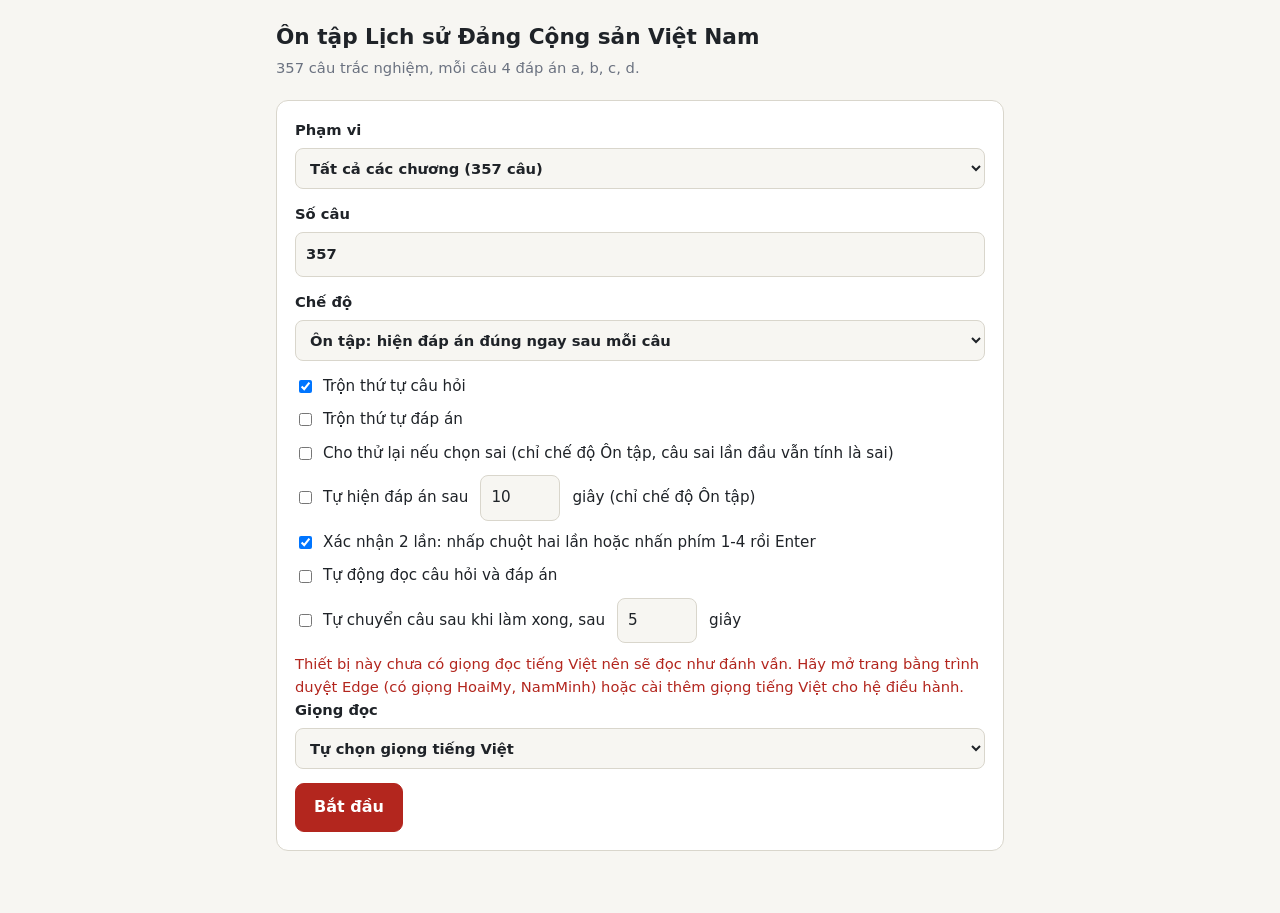
<file: lisud.htm>
<!DOCTYPE html>
<html lang="vi">
<head>
<meta charset="utf-8">
<meta name="viewport" content="width=device-width, initial-scale=1, viewport-fit=cover">
<title>Ôn tập Lịch sử Đảng Cộng sản Việt Nam</title>
<style>
:root{--bg:#f7f6f2;--card:#fff;--tx:#1f2328;--mu:#6b7280;--bd:#d9d6cc;--ac:#b3261e;--acx:#fff;--ok:#1b7f3b;--okb:#e4f4e8;--no:#b3261e;--nob:#fbe7e5;box-sizing:border-box;padding-top:env(safe-area-inset-top,0px);padding-bottom:env(safe-area-inset-bottom,0px)}
@media (prefers-color-scheme:dark){:root:not([data-theme="light"]){--bg:#17181a;--card:#222428;--tx:#e8e6e1;--mu:#9aa0a6;--bd:#3a3d42;--ac:#e0574f;--acx:#17181a;--ok:#6fd08a;--okb:#16301e;--no:#ff8b83;--nob:#3a1b19;color-scheme:dark}}
:root[data-theme="dark"]{--bg:#17181a;--card:#222428;--tx:#e8e6e1;--mu:#9aa0a6;--bd:#3a3d42;--ac:#e0574f;--acx:#17181a;--ok:#6fd08a;--okb:#16301e;--no:#ff8b83;--nob:#3a1b19;color-scheme:dark}
html{scroll-padding-top:env(safe-area-inset-top,0px)}
*{box-sizing:border-box}
body{margin:0;background:var(--bg);color:var(--tx);font:16px/1.55 system-ui,-apple-system,"Segoe UI",Roboto,Arial,sans-serif}
main{max-width:760px;margin:0 auto;padding:20px 16px 48px}
h1{font-size:1.35rem;margin:0 0 4px}
.sub{color:var(--mu);margin:0 0 20px;font-size:.92rem}
.card{background:var(--card);border:1px solid var(--bd);border-radius:12px;padding:18px;margin-bottom:14px}
label.f{display:block;margin:0 0 14px;font-weight:600;font-size:.92rem}
select,input[type=number]{display:block;width:100%;margin-top:6px;padding:10px;border:1px solid var(--bd);border-radius:8px;background:var(--bg);color:var(--tx);font:inherit}
.chk{display:flex;gap:8px;align-items:center;margin:0 0 10px;font-size:.95rem}
button{font:inherit;cursor:pointer}
.btn{padding:11px 18px;border-radius:9px;border:1px solid var(--bd);background:var(--card);color:var(--tx)}
.btn.p{background:var(--ac);border-color:var(--ac);color:var(--acx);font-weight:600}
.btn:disabled{opacity:.45;cursor:default}
.row{display:flex;gap:10px;flex-wrap:wrap;margin-top:14px}
.top{display:flex;justify-content:space-between;align-items:center;gap:10px;color:var(--mu);font-size:.88rem;margin-bottom:10px}
.bar{height:6px;background:var(--bd);border-radius:3px;overflow:hidden;margin-bottom:14px}
.bar i{display:block;height:100%;background:var(--ac);width:0}
.q{font-size:1.08rem;font-weight:600;margin:0 0 14px}
.opt{display:flex;gap:10px;width:100%;text-align:left;padding:12px 14px;margin:0 0 9px;border:1px solid var(--bd);border-radius:10px;background:var(--card);color:var(--tx)}
.opt b{min-width:1.4em;color:var(--ac)}
.opt.sel{border-color:var(--ac);box-shadow:0 0 0 1px var(--ac)}
.opt.tent{border-style:dashed;border-color:var(--ac);box-shadow:0 0 0 1px var(--ac)}
.kb{margin-left:auto;color:var(--mu);font-size:.78rem}
.opt.ok{background:var(--okb);border-color:var(--ok)}
.opt.ok b{color:var(--ok)}
.opt.no{background:var(--nob);border-color:var(--no)}
.opt.no b{color:var(--no)}
.fb{margin:6px 0 0;font-size:.92rem;color:var(--mu)}
.fb.ok{color:var(--ok)}.fb.no{color:var(--no)}
.nav{display:grid;grid-template-columns:repeat(auto-fill,minmax(38px,1fr));gap:6px;margin-top:6px}
.nav button{padding:6px 0;border:1px solid var(--bd);border-radius:7px;background:var(--card);color:var(--tx);font-size:.82rem}
.nav button.cur{outline:2px solid var(--ac)}
.nav button.done{background:var(--bd)}
.nav button.ok{background:var(--okb);border-color:var(--ok)}
.nav button.no{background:var(--nob);border-color:var(--no)}
.score{font-size:2.2rem;font-weight:700;margin:4px 0}
.wr{border-top:1px solid var(--bd);padding:12px 0}
.wr:first-child{border-top:0}
.wr p{margin:0 0 4px}
.hid{display:none}
</style>
</head>
<body>
<main id="app"></main>
<script>
const DATA=[{"n":1,"c":1,"q":"Câu nói nổi tiếng: “Hãy giữ vững chí khí chiến đấu!” - là của ai?","o":["Trần Phú","Lê Hồng Phong","Hà Huy Tập","Ngô Đức Trì"],"a":0,"g":0},{"n":2,"c":1,"q":"Nội dung chuyển hướng chỉ đạo chiến lược của Đảng giai đoạn 1939-1945?","o":["Đánh đổ đế quốc, giải phóng dân tộc","Thành lập Mặt trận Việt Minh","Xúc tiến chuẩn bị khởi nghĩa vũ trang","Khởi nghĩa vũ trang"],"a":0,"g":0},{"n":3,"c":1,"q":"Đội Việt Nam tuyên truyền giải phóng quân (tiền thân của Quân đội nhân dân Việt Nam ngày nay) được ra đời vào thời gian nào?","o":["22/12/1920","22/12/1944","22/12/1954","22/12/1975"],"a":1,"g":0},{"n":4,"c":1,"q":"Cuộc khủng hoảng kinh tế thế giới nào đã tác động mạnh mẽ đến tình hình thế giới và là nguyên nhân trực tiếp dẫn đến cuộc chiến tranh thế giới thứ hai?","o":["1914 – 1919","1925 - 1928","1929 - 1933","1933 - 1945"],"a":2,"g":0},{"n":5,"c":1,"q":"Văn kiện nào của Đảng nhấn mạnh “vấn đề thổ địa là cái cốt của cách mạng tư sản dân quyền, thực hành cách mạng ruộng đất triệt để”?","o":["Cương lĩnh Chính trị (2/1930)","Luận cương Chính trị tháng (10/1930)","Chỉ thị thành lập Hội phản đế đồng minh (11/1930)","Chung quanh vấn đề chiến sách mới của Đảng (10/1936)"],"a":1,"g":0},{"n":6,"c":1,"q":"Luận cương Chính trị tháng 10/1930 của Đảng Cộng sản Đông Dương đã xác định giai cấp nào là giai cấp lãnh đạo của cách mạng tư sản dân quyền?","o":["Giai cấp vô sản","Giai cấp tư sản","Giai cấp nông dân","Giai cấp tiểu tư sản"],"a":0,"g":0},{"n":7,"c":1,"q":"Luận cương Chính trị tháng 10/1930 của Đảng Cộng sản Đông Dương đã xác định những giai cấp nào là lực lượng chính của cách mạng tư sản dân quyền?","o":["Giai cấp vô sản và nông dân","Giai cấp tư sản và vô sản","Giai cấp nông dân và tư sản","Giai cấp tiểu tư sản và nông dân"],"a":0,"g":0},{"n":8,"c":1,"q":"Hội nghị lần thứ nhất Ban chấp hành Trung ương Đảng tháng 10/1930 do ai chủ trì?","o":["Trần Phú","Võ Nguyên Giáp","Phạm Hùng","Trường Chinh"],"a":0,"g":0},{"n":9,"c":1,"q":"Phong trào yêu nước do Phan Bội Châu lãnh đạo theo khuynh hướng chính trị nào?","o":["Khuynh hướng phong kiến","Khuynh hướng dân chủ tư sản","Khuynh hướng vô sản","Khuynh hướng xã hội chủ nghĩa"],"a":1,"g":0},{"n":10,"c":1,"q":"Tổ chức Cộng sản nào ra đời đầu tiên ở Việt Nam?","o":["Đảng Cộng sản Việt Nam","Đông Dương Cộng sản Đảng","Đảng Lao động Việt Nam","Việt Nam quốc dân Đảng"],"a":1,"g":0},{"n":11,"c":1,"q":"Trong Cương lĩnh Chính trị đầu tiên của Đảng, giai cấp nào được xác định sẽ là lực lượng lãnh đạo cách mạng Việt Nam?","o":["Giai cấp nông dân","Giai cấp vô sản","Giai cấp tư sản","Tư sản dân tộc và trí thức"],"a":1,"g":0},{"n":12,"c":1,"q":"Quốc tế Cộng sản (Quốc tế III) có vai trò lớn đối với phong trào giải phóng dân tộc ở các nước thuộc địa – trong đó có Việt Nam. Vậy, tổ chức này được thành lập vào thời gian nào?","o":["Năm 1917","Năm 1918","Năm 1919","Năm 1920"],"a":2,"g":0},{"n":13,"c":1,"q":"Sự kiện nào đã tác động mạnh mẽ đến nhận thức của Nguyễn Tất Thành – và được Người đánh giá: “đây là cuộc cách mạng đến nơi”?","o":["Công xã Pari 1871","Cách mạng Tân Hợi 1911 Trung Quốc","Cách mạng tháng Mười Nga 1917","Cách mạng tư sản Mỹ 1776"],"a":2,"g":0},{"n":14,"c":1,"q":"Trong Cương lĩnh Chính trị đầu tiên của Đảng, nội dung nào không phải là nhiệm vụ kinh tế?","o":["Thủ tiêu các thứ quốc trái, tịch thu toàn bộ sản nghiệp lớn của tư bản đế quốc chủ nghĩa Pháp","Thành lập chính phủ công nông binh","Bỏ sưu thuế cho dân cày nghèo","Thi hành luật ngày làm 8 giờ"],"a":1,"g":0},{"n":15,"c":1,"q":"Giai cấp nào ra đời từ cuộc khai thác thuộc địa lần thứ nhất của thực dân Pháp ở nước ta?","o":["Giai cấp tư sản, nông dân","Giai cấp công nhân, tiểu tư sản","Giai cấp tư sản và công nhân","Tầng lớp tiểu tư sản, vô sản"],"a":2,"g":0},{"n":16,"c":1,"q":"Ai là Tổng Bí thư đầu tiên của Đảng Cộng sản Việt Nam?","o":["Hà Huy Tập","Trần Phú","Trần Văn Cung","Lê Hồng Phong"],"a":1,"g":0},{"n":17,"c":1,"q":"Đêm ngày 9/2/1930, đã diễn ra cuộc khởi nghĩa Yên Bái. Vậy đây là cuộc khởi nghĩa của tổ chức nào?","o":["Việt Nam Quốc dân Đảng","Tân Việt cách mạng Đảng","Thanh niên cao vọng Đảng","Việt Nam cách mệnh đồng minh hội"],"a":0,"g":0},{"n":18,"c":1,"q":"Tổ chức Cộng sản nào được thành lập ở Nam kỳ vào tháng 9/1929?","o":["Đông Dương Cộng sản Đảng","Đông Dương Cộng sản liên đoàn","An Nam Cộng sản Đảng","Việt Nam Quốc dân Đảng"],"a":2,"g":0},{"n":19,"c":1,"q":"Nguyễn Ái Quốc đọc bản Sơ thảo lần thứ nhất luận cương về vấn đề dân tộc và vấn đề thuộc địa của Lênin vào thời gian nào?","o":["Tháng 7 năm 1920","Tháng 3 năm 1921","Tháng 7 năm 1922","Tháng 3 năm 1925"],"a":0,"g":0},{"n":20,"c":1,"q":"Hãy cho biết chính sách cai trị về kinh tế của thực dân Pháp khi thiết lập bộ máy thống trị ở Việt Nam?","o":["Chính sách phát triển giáo dục","Chính sách khai thác thuộc địa.","Thực hiện chính sách dung túng, duy trì các hủ tục lạc hậu trong nhân dân ta.","Thực hiện khẩu hiệu: tự do, bình đẳng, bác ái ở nước ta."],"a":1,"g":0},{"n":21,"c":1,"q":"Tổ chức Đông Dương Cộng sản Đảng được thành lập vào thời gian nào?","o":["6/1929","11/1929","1/1930","9/1929"],"a":0,"g":0},{"n":22,"c":1,"q":"Hãy cho biết chính sách cai trị về kinh tế của thực dân Pháp khi thiết lập bộ máy thống trị ở Việt Nam?","o":["Chính sách phát triển giáo dục","Chính sách khai thác thuộc địa.","Thực hiện chính sách dung túng, duy trì các hủ tục lạc hậu trong nhân dân ta.","Thực hiện khẩu hiệu: tự do, bình đẳng, bác ái ở nước ta."],"a":1,"g":0},{"n":23,"c":1,"q":"Chính sách cai trị về văn hóa của thực dân Pháp khi thiết lập bộ máy thống trị ở Việt Nam?","o":["Chính sách khai thác ruộng đất","Chính sách khai thác tài nguyên thiên nhiên","Thực hiện chính sách ngu dân","Thực hiện khẩu hiệu: tự do, bình đẳng, bác ái"],"a":2,"g":0},{"n":24,"c":1,"q":"“Lúc này thời cơ thuận lợi đã tới, dù hy sinh tới đâu, dù phải đốt cháy cả dãy Trường Sơn cũng phải kiên quyết giành cho được độc lập”, đó là câu nói của Hồ Chí Minh trước sự kiện gì?","o":["Tổng khởi nghĩa tháng Tám 1945","Phát động toàn quốc kháng chiến 1946","Chiến dịch Điện Biên Phủ 1954","Chiến dịch Biên giới Thu đông 1950"],"a":0,"g":0},{"n":25,"c":1,"q":"Thực dân Pháp tiến hành khai thác thuộc địa lần thứ nhất ở Việt Nam vào thời gian nào?","o":["1858 -1884","1884 -1896","1897 -1914","1914 -1918"],"a":2,"g":0},{"n":26,"c":1,"q":"Mâu thuẫn cơ bản và chủ yếu ở Việt Nam đầu thế kỷ XX là mâu thuẫn nào?","o":["Mâu thuẫn giữa giai cấp nông dân với giai cấp địa chủ phong kiến","Mâu thuẫn giữa công nhân và nông dân với đế quốc và phong kiến","Mâu thuẫn giữa giai cấp công nhân với giai cấp tư sản","Mâu thuẫn giữa dân tộc Việt Nam với đế quốc xâm lược và tay sai"],"a":3,"g":0},{"n":27,"c":1,"q":"Phong trào công nhân Việt Nam bắt đầu chuyển từ tự phát sang tự giác từ khi nào?","o":["Năm 1920 (tổ chức công hội ở Sài Gòn được thành lập)","Năm 1925 (cuộc bãi công của công nhân Ba Son)","Năm 1929 (sự ra đời ba tổ chức Cộng sản)","Năm 1930 (Đảng Cộng sản Việt Nam ra đời)"],"a":1,"g":0},{"n":28,"c":1,"q":"Sự kiện nào được Nguyễn Ái Quốc đánh giá \"như chim én nhỏ báo hiệu mùa xuân\"?","o":["Cách mạng tháng Mười Nga bùng nổ và thắng lợi","Vụ mưu sát tên toàn quyền Méclanh của Phạm Hồng Thái","Sự thành lập Hội Việt Nam cách mạng thanh niên","Sự thành lập Đảng Cộng sản Pháp"],"a":1,"g":0},{"n":29,"c":1,"q":"Hội Việt Nam Cách mạng Thanh niên thực hiện chủ trương \"vô sản hoá\" vào thời gian nào?","o":["Cuối năm 1926 đầu năm 1927","Cuối năm 1927 đầu năm 1928","Cuối năm 1928 đầu năm 1929","Cuối năm 1929 đầu năm 1930"],"a":2,"g":0},{"n":30,"c":1,"q":"Ai là người đã tham gia sáng lập Việt Nam Quốc dân Đảng 1927?","o":["Tôn Quang Phiệt","Trần Huy Liệu","Phạm Hồng Thái","Nguyễn Thái Học"],"a":3,"g":0},{"n":31,"c":1,"q":"Tổ chức tiền thân của Đông Dương Cộng sản Đảng và An Nam Cộng sản Đảng là:","o":["Tân Việt cách mạng Đảng","Hội Việt Nam cách mạng Thanh niên","Việt Nam cách mạng đồng chí hội","Việt Nam quang phục hội"],"a":1,"g":0},{"n":32,"c":1,"q":"Chọn phương án trả lời không chính xác. Hội nghị Hợp nhất các tổ chức Cộng sản dẫn đến sự ra đời của Đảng Cộng sản Việt Nam (từ 6/1 đến 8/2/1930) thông qua các văn kiện nào sau đây?","o":["Chánh cương vắn tắt","Sách lược vắn tắt","Điều lệ vắn tắt và Chương trình tóm tắt","Chính cương tóm tắt"],"a":3,"g":0},{"n":33,"c":1,"q":"Điểm khác nhau giữa Cương lĩnh Chính trị đầu tiên của Đảng và Luận cương Chính trị tháng 10-1930 là:","o":["Phương hướng chiến lược của cách mạng","Vai trò lãnh đạo cách mạng","Chủ trương tập hợp lực lượng cách mạng","Phương pháp cách mạng"],"a":2,"g":0},{"n":34,"c":1,"q":"Tên của lực lượng vũ trang được thành lập ở Nghệ Tĩnh trong cao trào cách mạng năm 1930 – 1931 là gì?","o":["Du kích","Tự vệ","Tự vệ đỏ","Tự vệ chiến đấu"],"a":2,"g":0},{"n":35,"c":1,"q":"Bản Luận cương Sơ thảo lần thứ nhất của V. I. Lênin được Nguyễn Ái Quốc đọc vào tháng 7- 1920, tập trung vào vấn đề:","o":["Dân tộc và thuộc địa","Cải cách ruộng đất","Cách mạng giải phóng dân tộc","Đoàn kết quốc tế"],"a":0,"g":0},{"n":36,"c":1,"q":"Hội nghị Ban chấp hành Trung ương Đảng họp tháng 7-1936 chủ trương thành lập mặt trận nào?","o":["Mặt trận dân chủ Đông Dương","Mặt trận dân tộc thống nhất phản đế Đông Dương","Mặt trận nhân dân phản đế Đông Dương","Mặt trận phản đế đồng minh Đông Dương"],"a":2,"g":0},{"n":37,"c":1,"q":"Chiến tranh thế giới II bùng nổ và kết thúc vào khoảng thời gian nào?","o":["1937 - 1941","1938 - 1942","1939 - 1945","1933 - 1939"],"a":2,"g":0},{"n":38,"c":1,"q":"Cuộc khai thác thuộc địa lần thứ nhất của Pháp ở Đông Dương (1897 – 1914), tập trung chủ yếu vào lĩnh vực nào?","o":["Mở đồn điền cao su","Khai thác mỏ","Lập ấp chiến lược","Nhổ lúa trồng bông"],"a":1,"g":0},{"n":39,"c":1,"q":"Giai đoạn 1921 - 1930 là giai đoạn truyền bá chủ nghĩa Mác – Lênin của Nguyễn Ái Quốc vào Việt Nam. Ngoài hình thức truyền bá bằng viết báo, viết sách, Nguyễn Ái Quốc còn sử dụng hình thức truyền bá nào khác?","o":["Cổ động","Mở lớp đào tạo cán bộ","Sử dụng văn nghệ","Phát động đấu tranh"],"a":1,"g":0},{"n":40,"c":1,"q":"Sự kiện nào xảy ra vào đêm ngày 9/3/1945?","o":["Nhật thua trận ở Đông Dương","Nhật đảo chính Pháp","Vua Bảo Đại thoái vị","Chính phủ Trần Trọng Kim cầm quyền"],"a":1,"g":0},{"n":41,"c":1,"q":"Hội nghị Trung ương Đảng (05/1941) họp tại Pắc Bó (Cao Bằng) cử ai làm Tổng Bí thư?","o":["Nguyễn Ái Quốc","Trường Chinh","Võ Văn Tần","Lê Duẩn"],"a":1,"g":0},{"n":42,"c":1,"q":"Đội Việt Nam tuyên truyền giải phóng quân (tiền thân của Quân đội nhân dân ngày nay) lúc đầu được thành lập có bao nhiêu chiến sĩ?","o":["33","34","35","36"],"a":1,"g":0},{"n":43,"c":1,"q":"Cơ quan ngôn luận của Hội Việt Nam cách mạng thanh niên:","o":["Tờ báo Thanh niên","Báo Người cùng khổ","Đường Kách Mệnh","Báo Công nông binh"],"a":0,"g":0},{"n":44,"c":1,"q":"Chọn phương án trả lời đúng. Tổ chức tiền thân của Hội Việt Nam cách mạng thanh niên:","o":["Tâm tâm xã","Đảng lập hiến","Nam đồng thư xã","Việt Nam quang phục hội"],"a":0,"g":0},{"n":45,"c":1,"q":"Tháng 7/1935 Đại hội VII của Quốc tế Cộng sản đã xác định kẻ thù nguy hiểm trước mắt của nhân dân thế giới là:","o":["Bọn đế quốc xâm lược","Chủ nghĩa phát xít","Địa chủ phong kiến","Đế quốc và phong kiến"],"a":1,"g":0},{"n":46,"c":1,"q":"Tên gọi được Nguyễn Ái Quốc sử dụng thời kỳ ở Quảng Châu (Trung Quốc) từ 1924 – 1927 là:","o":["Trần Vương","Lý Thụy","Thầu Chín","Lin"],"a":1,"g":0},{"n":47,"c":1,"q":"Tác phẩm “Tự chỉ trích” xuất bản tháng 7/1939 là của ai?","o":["Trường Chinh","Nguyễn Văn Cừ","Trần Phú","Hồ Chí Minh"],"a":1,"g":0},{"n":48,"c":1,"q":"Ai là Tổng Bí thư của Đảng trong giai đoạn từ 1936 – 1939?","o":["Lê Hồng Phong","Hà Huy Tập","Nguyễn Văn Cừ","Trường Chinh"],"a":1,"g":0},{"n":49,"c":1,"q":"Từ ngày 14 đến 31/10/1930, Hội nghị Trung ương Đảng đã họp tại Hương Cảng và quyết định đổi tên Đảng, từ Đảng Cộng sản Việt Nam thành:","o":["Đảng Cộng sản Đông Dương","Đông Dương Cộng sản Đảng","Đảng Lao động Việt Nam","An Nam Cộng sản Đảng"],"a":0,"g":0},{"n":50,"c":1,"q":"Hội nghị Trung ương 8 (5/1941) được họp tại địa điểm nào?","o":["Tân Trào (Tuyên Quang)","Bà Điểm (Hoc Môn - Gia Định)","Đình Bảng (Bắc Ninh)","Pắc Bó (Cao Bằng)"],"a":3,"g":0},{"n":51,"c":1,"q":"Mục đích của phong trào yêu nước theo khuynh hướng dân chủ tư sản ở Việt Nam (1919 – 1925) là:","o":["Giành lấy vị thế kinh tế, chính trị tốt hơn","Đòi quyền độc lập, tự do","Thiết lập chế độ phong kiến độc lập","Thiết lập chế độ quân chủ lập hiến"],"a":0,"g":0},{"n":52,"c":1,"q":"Sự kiện đánh dấu bước ngoặt trong cuộc đời hoạt động của Nguyễn Ái Quốc đi từ lập trường một người yêu nước chuyển sang lập trường một người Cộng sản là:","o":["Đọc Sơ thảo Luận cương của Lênin về vấn đề dân tộc và thuộc địa (7/1920).","Gửi yêu sách đến Hội nghị Vécxai (6/1919).","Bỏ phiếu tán thành cho sự ra đời của Đảng Cộng sản Pháp vào 12/1920","Ảnh hưởng của cách mạng tháng Mười Nga năm 1917"],"a":2,"g":0},{"n":53,"c":1,"q":"Trong những năm 1919 - 1925 phong trào công nhân diễn ra mạnh mẽ, tiêu biểu trong số đó là phong trào bãi công của công nhân Ba Son (năm 1925), phong trào này do ai lãnh đạo?","o":["Tôn Đức Thắng","Phan Bội Châu","Nguyễn Ái Quốc","Phan Châu Trinh"],"a":0,"g":0},{"n":54,"c":1,"q":"Tháng 6/1925 tại Quảng Châu - Trung Quốc, Nguyễn Ái Quốc đã thành lập tổ chức nào?","o":["Đông Dương Cộng sản Liên Đoàn","Hội Việt Nam Cách mạng thanh niên","Nam Đồng Thư xã","Việt Nam Quốc dân Đảng"],"a":1,"g":0},{"n":55,"c":1,"q":"Được đánh giá là “Những tiếng súng báo hiệu cho cuộc khởi nghĩa toàn quốc, là bước đầu đấu tranh bằng võ lực của các dân tộc ở một nước Đông Dương”, đó là:","o":["Cuộc khởi nghĩa Bắc Sơn, Nam Kỳ và binh biến Đô Lương","Phong trào Xô Viết Nghệ Tĩnh","Cao trào dân chủ 1936 - 1939","Cuộc đấu tranh phản đối án tử hình Lý Tự Trọng"],"a":0,"g":0},{"n":56,"c":1,"q":"Từ ngày 13-15/08/1945 Hội nghị toàn quốc của Đảng đã họp tại Tân Trào (Tuyên Quang), Hội nghị đã quyết định:","o":["Phát động Tổng khởi nghĩa giành chính quyền từ tay tay sai cùng với quân Đồng minh.","Phát động Tổng khởi nghĩa giành chính quyền từ tay sai, khi quân Đồng minh vào Đông Dương.","Phát động Tổng khởi nghĩa giành chính quyền từ tay phát xít Nhật sau khi quân Đồng minh vào Đông Dương.","Phát động Tổng khởi nghĩa giành chính quyền từ tay phát xít Nhật và tay sai, trước khi quân Đồng minh vào Đông Dương."],"a":3,"g":0},{"n":57,"c":1,"q":"Hội nghị nào đã hoàn chỉnh chuyển hướng chỉ đạo chiến lược của Đảng giai đoạn 1930 - 1945?","o":["Hội nghị tháng 7/1936","Hội nghị tháng 11/1939","Hội nghị tháng 11/1940","Hội nghị tháng 5/1941"],"a":3,"g":0},{"n":58,"c":1,"q":"Chọn phương án trả lời đúng. Tháng 11/1940, cuộc khởi nghĩa Nam kỳ đã bùng nổ, phát triển mạnh, nhưng sau đó nhanh chóng bị thực dân Pháp đàn áp khốc liệt. Dù thất bại nhưng khởi nghĩa Nam kỳ đã để lại cho chúng ta ………………","o":["Lá cờ đỏ sao vàng","Tinh thần chiến đấu quật cường","Bài học kinh nghiệm quý giá","Niềm tin vào sự lãnh đạo của Đảng"],"a":0,"g":0},{"n":59,"c":1,"q":"Nhận định: “Bước đường sinh tồn của các dân tộc Đông Dương không có con đường nào khác hơn là con đường đánh đổ đế quốc Pháp, chống tất cả ách ngoại xâm vô luận da trắng hay da vàng để giành lấy giải phóng độc lập” - đó là nhận định của Đảng ở sự kiện nào?","o":["Nghị quyết Đại hội I (1935)","Luận cương tháng 10/1930","Nghị quyết tháng 7/1936","Nghị quyết tháng 11/1939"],"a":3,"g":0},{"n":60,"c":1,"q":"Chọn phương án trả lời đúng. Tháng 11/1924, Nguyễn Ái Quốc về Quảng Châu (Trung Quốc) với tư cách là ……. của Quốc tế Cộng sản","o":["Phát ngôn viên","Đặc phái viên","Phiên dịch viên","Biên tập viên"],"a":1,"g":0},{"n":61,"c":1,"q":"Chọn phương án trả lời đúng với tính chất của môn học Lịch sử Đảng Cộng sản Việt Nam. Giai đoạn 1921 – 1930 là giai đoạn …. trong chặng đường hoạt động cách mạng của Nguyễn Ái Quốc","o":["Hình thành tư tưởng cơ bản cho cách mạng Việt Nam","Tìm đường cứu nước giải phóng dân tộc","Truyền bá Chủ nghĩa Mác - Lênin","Vận động nhân dân tổng khởi nghĩa giành chính quyền"],"a":2,"g":0},{"n":62,"c":1,"q":"Theo Nguyễn Ái Quốc, nguyên nhân thất bại của các phong trào yêu nước ở Việt Nam đến những năm 20 của thế kỷ XX đó là:","o":["Các phong trào diễn ra nhỏ lẻ, không đồng đều","Các phong trào chưa có người lãnh đạo","Các phong trào chưa liên kết với nhau","Các phong trào chưa có tổ chức và chưa biết cách tổ chức"],"a":3,"g":0},{"n":63,"c":1,"q":"Phong trào yêu nước của tổ chức Việt Nam Quốc dân Đảng là đại diện cho khuynh hướng chính trị nào?","o":["Phong kiến","Dân chủ tư sản","Vô sản","Nông dân"],"a":1,"g":0},{"n":64,"c":1,"q":"Phong trào yêu nước của Phan Châu Trinh được Nguyễn Ái Quốc đánh giá:","o":["Dựa vào Pháp để chống phong kiến, chẳng khác gì xin giặc rủ lòng thương","Đuổi hổ cửa trước, rước beo cửa sau","Lỗi thời, thiếu tính dân tộc","Chưa có tư tưởng, hành động rõ ràng"],"a":0,"g":0},{"n":65,"c":1,"q":"Sự kiện nào đánh dấu sự thất bại hoàn toàn của tổ chức Việt Nam Quốc dân Đảng?","o":["Khởi nghĩa Yên Bái (9/2/1930)","Tiếng bom của Phạm Hồng Thái","Vụ ám sát tên trùm mộ phu Badanh","Thất bại của khởi nghĩa Nam Kỳ"],"a":0,"g":0},{"n":66,"c":1,"q":"Một trong những yếu tố quyết định để giai cấp công nhân trở thành giai cấp lãnh đạo cách mạng Việt Nam:","o":["Đại diện cho phương thức sản xuất tiến bộ nhất ở Việt Nam vào đầu thế kỷ XX","Đây là giai cấp duy nhất trong xã hội có liên hệ mật thiết với giai cấp nông dân","Tuy xuất hiện sau nhưng giai cấp này không có được quyền tự do, bình đẳng","Có truyền thống đấu tranh kiên cường, bất khuất trước mọi kẻ thù của dân tộc"],"a":0,"g":0},{"n":67,"c":1,"q":"Chọn phương án trả lời không chính xác: Nội dung của Đại hội đại biểu lần thứ nhất của Đảng (3/1935):","o":["Khôi phục hệ thống tổ chức Đảng","Đẩy mạnh vận động quần chúng rộng rãi","Chống phát xít, chống chiến tranh","Phát động toàn dân đứng lên khởi nghĩa"],"a":3,"g":0},{"n":68,"c":1,"q":"Chọn phương án trả lời đúng: Một trong những nội dung của Nghị quyết Đại hội I của Đảng (3/1935) là:","o":["Quyết định tiến hành tổng khởi nghĩa","Đòi chính quyền về tay nhân dân","Đòi quyền dân chủ cơ bản","Khôi phục hệ thống tổ chức Đảng"],"a":3,"g":0},{"n":69,"c":1,"q":"Đầu năm 1934, một tổ chức do Lê Hồng Phong sáng lập:","o":["Ban Lãnh đạo của phong trào công nhân","Ban Quốc tế nước ngoài","Ban Thường vụ của Đảng","Ban Chỉ huy ở ngoài"],"a":3,"g":0},{"n":70,"c":1,"q":"Hội nghị nào của Đảng đã chủ trương chuyển hình thức bí mật, không hợp pháp sang hình thức đấu tranh công khai, hợp pháp?","o":["Hội nghị Trung ương tháng 10/1930","Đại hội Đảng lần thứ nhất 3/1935","Hội nghị Trung ương tháng 11/1939","Hội nghị Trung ương tháng 7/1936"],"a":3,"g":0},{"n":71,"c":1,"q":"Nghị quyết nào đánh dấu bước chuyển hướng trong chỉ đạo chiến lược của Đảng giai đoạn 1930 – 1945?","o":["Nghị quyết Trung ương tháng 10/1930","Nghị quyết Đại hội Đảng lần thứ nhất 3/1935","Nghị quyết Trung ương tháng 11/1939","Nghị quyết Trung ương tháng 7/1936"],"a":2,"g":0},{"n":72,"c":1,"q":"Hội nghị nào quyết định tạm gác khẩu hiệu cách mạng ruộng đất, đặt vấn đề giải phóng dân tộc lên hàng đầu?","o":["Hội nghị Trung ương tháng 10/1930","Đại hội Đảng lần thứ nhất 3/1935","Hội nghị Trung ương tháng 11/1939","Hội nghị Trung ương tháng 7/1936"],"a":2,"g":0},{"n":73,"c":1,"q":"Sự kiện nào đánh dấu việc phát xít Nhật nhảy vào xâm lược Đông Dương?","o":["Nhật đảo chính Pháp 03/1945","Khởi nghĩa Nam Kỳ 11/1940","Binh biến Đô Lương 01/1941","Khởi nghĩa Bắc Sơn 09/1940"],"a":3,"g":0},{"n":74,"c":1,"q":"Được đánh giá là: đánh dấu bước chuyển hướng quan trọng về chỉ đạo chiến lược cách mạng dân tộc dân chủ - đó là nghị quyết nào?","o":["Nghị quyết Trung ương tháng 5/1941","Nghị quyết Đại hội Đảng lần thứ nhất 3/1935","Nghị quyết Trung ương tháng 11/1939","Nghị quyết Trung ương tháng 7/1936"],"a":2,"g":0},{"n":75,"c":1,"q":"Nghị quyết nào đánh dấu việc hoàn chỉnh chuyển hướng chỉ đạo chiến lược cách mạng của Đảng giai đoạn 1930 - 1945?","o":["Nghị quyết Trung ương tháng 5/1941","Nghị quyết Đại hội Đảng lần thứ nhất 3/1935","Nghị quyết Trung ương tháng 11/1939","Nghị quyết Trung ương tháng 7/1936"],"a":0,"g":0},{"n":76,"c":1,"q":"Được đánh giá \"vẫn chưa đề ra một chủ trương chiến lược phù hợp với thực tiễn cách mạng Việt Nam\", đó là Nghị quyết nào?","o":["Nghị quyết Đại hội I (1935)","Luận cương tháng 10/1930","Nghị quyết tháng 7/1936","Nghị quyết tháng 11/1939"],"a":0,"g":0},{"n":77,"c":1,"q":"Nội dung nào sau đây nằm trong Cương lĩnh Chính trị đầu tiên của Đảng?","o":["Đánh đổ đế quốc chủ nghĩa Pháp và bọn phong kiến, làm cho nước Nam hoàn toàn độc lập","Tư sản dân quyền cách mạng là thời kỳ dự bị để làm xã hội cách mạng","Chỉ có giải phóng giai cấp vô sản thì mới giải phóng được dân tộc","Đảng có vững cách mạng mới thành công"],"a":0,"g":0},{"n":78,"c":1,"q":"Cương lĩnh Chính trị đầu tiên của Đảng xác định mục tiêu chiến lược của cách mạng Việt Nam là gì?","o":["Làm tư sản dân quyền cách mạng và thổ địa cách mạng để đi tới xã hội cộng sản.","Xây dựng một nước Việt Nam dân giàu nước mạnh xã hội công bằng, dân chủ và văn minh.","Cách mạng tư sản dân quyền - phản đế và điền địa để dự bị điều kiện đi tới cách mạng xã hội chủ nghĩa.","Xây dựng bằng hình thức Xô viết, để dự bị điều kiện đi tới cách mạng xã hội chủ nghĩa."],"a":0,"g":0},{"n":79,"c":1,"q":"Văn kiện nào của Đảng nhấn mạnh \"vấn đề thổ địa là cái cốt của cách mạng tư sản dân quyền\"?","o":["Cương lĩnh vắn tắt tháng 2/1930","Chính cương vắn tắt tháng 2/1930","Luận cương chính trị tháng 10/1930","Chung quanh vấn đề chiến sách mới (10/1936)"],"a":2,"g":0},{"n":80,"c":1,"q":"Đối tượng của cách mạng được Đảng Cộng sản Đông Dương xác định trong giai đoạn 1936 - 1939:","o":["Bọn đế quốc xâm lược","Địa chủ phong kiến","Đế quốc và phong kiến","Một bộ phận đế quốc xâm lược và tay sai"],"a":3,"g":0},{"n":81,"c":1,"q":"Trong cao trào dân chủ 1936 - 1939 Đảng chủ trương tập hợp những lực lượng nào?","o":["Công nhân và nông dân","Toàn thể dân tộc Việt Nam","Công nhân, nông dân, tiểu tư sản, tư sản, địa chủ","Mọi lực lượng dân tộc và một bộ phận người Pháp ở Đông Dương"],"a":3,"g":0},{"n":82,"c":1,"q":"Chọn phương án trả lời không chính xác. Hình thức tổ chức và đấu tranh chủ yếu trong giai đoạn 1936 - 1939 đó là:","o":["Công khai, hợp pháp","Nửa công khai","Nửa hợp pháp","Bí mật"],"a":3,"g":0},{"n":83,"c":1,"q":"Ban chấp hành Trung ương Đảng nhấn mạnh: giải phóng dân tộc là nhiệm vụ bức thiết nhất, nội dung này được đưa ra tại Hội nghị nào?","o":["Hội nghị Trung ương 7/1936","Hội nghị Trung ương 11/1939","Hội nghị Trung ương 11/1940","Hội nghị Trung ương 05/1941"],"a":3,"g":0},{"n":84,"c":1,"q":"Bản Chỉ thị nào có giá trị như một cương lĩnh quân sự tóm tắt của Đảng?","o":["Chỉ thị Nhật Pháp bắn nhau và hành động của chúng ta","Chỉ thị thành lập Việt Nam tuyên truyền giải phóng quân","Chỉ thị Tổng khởi nghĩa","Chỉ thị toàn dân kháng chiến"],"a":1,"g":0},{"n":85,"c":1,"q":"Ban Chấp hành Trung ương Đảng chủ trương giải quyết vấn đề dân tộc trong khuôn khổ từng nước ở Đông Dương vào thời gian nào?","o":["Tháng 10/1930","Tháng 11/1939","Tháng 11/1940","Tháng 05/1941"],"a":3,"g":0},{"n":86,"c":1,"q":"Bản Chỉ thị Nhật, Pháp bắn nhau và hành động của chúng ta được đưa ra tại Hội nghị nào?","o":["Hội nghị Ban Chấp hành Trung ương Đảng họp tháng 5/1941","Hội nghị Ban Thường vụ Trung ương Đảng họp tháng 2/1943","Hội nghị Ban Thường vụ Trung ương Đảng họp tháng 3/1945","Hội nghị quân sự cách mạng Bắc kỳ họp tháng 4/1945"],"a":2,"g":0},{"n":87,"c":1,"q":"Khẩu hiệu nào được nêu ra trong Cao trào kháng Nhật cứu nước?","o":["Đánh đuổi phát xít Nhật- Pháp","Đánh đuổi phát xít Nhật","Đánh đuổi phát xít Pháp – Nhật","Chống nhổ lúa trồng đay"],"a":1,"g":0},{"n":88,"c":1,"q":"Chọn phương án trả lời đúng nhất về vai trò của Nguyễn Ái Quốc đối với sự ra đời của Đảng Cộng sản Việt Nam:","o":["Chủ trì, triệu tập Hội nghị hợp nhất các tổ chức Cộng sản","Thành lập Đảng Cộng sản Việt Nam","Vận động, tập hợp các tổ chức Đảng","Sáng lập Đảng Cộng sản Đông Dương"],"a":0,"g":0},{"n":89,"c":1,"q":"Trong các tổ chức cộng sản xuất hiện ở Việt Nam thời kỳ trước khi Đảng Cộng sản Việt Nam ra đời, tổ chức cộng sản nào được ra đời muộn nhất?","o":["Đông Dương Cộng sản liên đoàn","Tân Việt cách mạng Đảng","Đông Dương Cộng sản đảng","An Nam Cộng sản Đảng"],"a":0,"g":0},{"n":90,"c":1,"q":"Quốc dân Đại hội Tân Trào (tháng 8/1945) đã không quyết định những nội dung nào dưới đây?","o":["Quyết định Tổng khởi nghĩa","10 Chính sách của Việt Minh","Quyết định thành lập Uỷ ban giải phóng ở Hà Nội.","Quy định Quốc kỳ, Quốc ca"],"a":2,"g":0},{"n":91,"c":1,"q":"Phong trào cách mạng 1930 - 1931, phong trào dân chủ 1936 - 1939 và phong trào giải phóng dân tộc 1939 - 1945 ở Việt Nam đều:","o":["Hướng tới mục tiêu giải phóng dân tộc.","Đặt nhiệm vụ giải phóng dân tộc lên hàng đầu","Tạm gác khẩu hiệu cách mạng ruộng đất","Sử dụng hình thức đấu tranh vũ trang"],"a":0,"g":0},{"n":92,"c":1,"q":"Chọn phương án trả lời không chính xác. Là văn bản xác định đường lối, chủ trương, định hướng cho sự phát triển của đất nước trong khoảng thời kỳ nhất định thì được gọi là:","o":["Cương lĩnh","Luận cương","Chính cương","Sách lược"],"a":3,"g":0},{"n":93,"c":1,"q":"Đảng đã xác định thời cơ “ngàn năm có một” của Cách mạng tháng Tám năm 1945 tồn tại trong khoảng thời gian nào?","o":["Từ sau khi Nhật đầu hàng Đồng minh đến khi quân Đồng minh vào ĐôngDương","Từ sau khi phát xít Nhật đầu hàng Đồng minh đến trước khi quân Đồng minh vào Đông Dương","Từ sau khi quân Đồng minh vào Đông Dương đến trước khi quân Nhật đầu hàng Đồng minh","Từ trước khi Nhật đầu hàng Đồng minh đến sau khi quân Đồng minh vào ĐôngDương"],"a":1,"g":0},{"n":94,"c":1,"q":"“Chủ trương làm tư sản dân quyền cách mạng và thổ địa cách mạng để đi tới xã hội cộng sản” được đưa ra trong văn kiện nào của Đảng?","o":["Đường Cách mệnh","Chính cương vắn tắt","Chương trình tóm tắt","Cương lĩnh chính trị đầu tiên"],"a":3,"g":0},{"n":95,"c":1,"q":"Khẩu hiệu thể hiện cho xu hướng cải cách của Phan Châu Trinh là:","o":["Khai dân trí, chấn dân khí, hậu dân sinh","Vô sản toàn thế giới đoàn kết lại","Dân tộc độc lập, dân quyền tự do, dân sinh hạnh phúc","Không thành công cũng thành nhân"],"a":0,"g":0},{"n":96,"c":1,"q":"Cương lĩnh chính trị đầu tiên của Đảng do Nguyễn Ái Quốc soạn thảo đã xác định đường lối chiến lược cách mạng Việt Nam là:","o":["Thủ tiêu hết các thứ quốc trái","Chủ trương làm tư sản dân quyền cách mạng và thổ điạ cách mạng để đi tới xã hội cộng sản","Miễn thuế cho dân cày nghèo","Giải phóng ruộng đất, miễn thuế cho dân cày"],"a":1,"g":0},{"n":97,"c":1,"q":"Cương lĩnh chính trị đầu tiên của Đảng đã xác định nhiệm vụ chủ yếu trước mắt của cách mạng Việt Nam là:","o":["Đánh đổ phong kiến, làm cho Việt Nam được hoàn toàn độc lập.","Đánh đổ giai cấp địa chủ phong kiến mang lại ruộng đất cho nông dân, làm cho Việt Nam được hoàn toàn độc lập.","Đánh đổ giai cấp tư sản, giải phóng giai cấp công nhân.","Đánh đổ đế quốc chủ nghĩa Pháp và bọn phong kiến, làm cho Việt Nam được hoàn toàn độc lập"],"a":3,"g":0},{"n":98,"c":1,"q":"Tính chất của Cách mạng tháng Tám 1945 ở Việt Nam:","o":["Cách mạng dân tộc dân chủ nhân dân","Cách mạng vô sản","Cách mạng tư sản","Cách mạng xã hội chủ nghĩa"],"a":0,"g":0},{"n":99,"c":1,"q":"Điểm khác biệt căn bản của phong trào cách mạng 1930 - 1931 so với phong trào yêu nước trước năm 1930?","o":["Đây là phong trào cách mạng đầu tiên có sự tham gia lãnh đạo của Đảng","Lôi cuốn đông đảo quần chúng nhân dân tham gia","Quy mô phong trào rộng lớn trên cả nước","Hình thức đấu tranh quyết liệt và triệt để hơn"],"a":0,"g":0},{"n":100,"c":1,"q":"Đây là bộ phận được Nguyễn Ái Quốc đánh giá là “ngòi nổ làm bùng nổ các phong trào yêu nước ở Việt Nam”, đó là:","o":["Tiểu tư sản trí thức","Tư sản dân tộc","Công nhân","Nông dân"],"a":0,"g":0},{"n":101,"c":1,"q":"Vì sao nói Xô viết Nghệ - Tĩnh là đỉnh cao của phong trào cách mạng 1930 - 1931?","o":["Đã thiết lập được một chính quyền kiểu mới, của dân, do dân và vì dân","Đã đánh đổ thực dân Pháp và phong kiến tay sai","Đã khẳng định quyền làm chủ của nông dân","Đã làm lung lay tận gốc chế độ phong kiến ở nông thôn trên cả nước"],"a":0,"g":0},{"n":102,"c":1,"q":"Chọn phương án trả lời không chính xác: Ý nghĩa của Cách mạng tháng Tám năm 1945:","o":["Mở đầu kỷ nguyên độc lập, tự do","Là thắng lợi vĩ đại, giành lại độc lập từ tay thực dân Pháp","Mở ra bước ngoặt lớn trong lịch sử dân tộc","Cổ vũ dân tộc thuộc địa đứng lên đấu tranh"],"a":1,"g":0},{"n":103,"c":1,"q":"Vai trò lãnh đạo của Đảng Cộng sản Việt Nam được thể hiện:","o":["Ban hành hiến pháp pháp luật","Quản lý và xây dựng phát triển kinh tế xã hội","Đề ra chủ trương, đường lối định hướng cho sự phát triển của đất nước","Quản lý nhà nước, tổ chức các hoạt động nhằm phát triển kinh tế"],"a":2,"g":0},{"n":104,"c":1,"q":"Sự kiện nào chứng tỏ rằng giai cấp vô sản Việt Nam đã trưởng thành và đủ sức lãnh đạo cách mạng?","o":["Thắng lợi của Cách mạng tháng Tám 1945","Đảng Cộng sản Việt Nam ra đời","Sự kiện đình công của công nhân Ba Son","Sự kiện năm 1930 lần đầu tiên công nhân kỷ niệm ngày 1/5"],"a":1,"g":0},{"n":105,"c":1,"q":"Khẩu hiệu “không thành công thì thành nhân” biểu lộ tính chất hấp tấp tiểu tư sản, tính chất hăng hái nhất thời và đồng thời cũng biểu lộ tính chất không vững chắc, non yếu của phong trào tư sản” – nói về tổ chức nào?","o":["Đông Kinh nghĩa thục","Việt Nam quốc dân Đảng","Phong trào Đông Du","Phong trào Duy Tân"],"a":1,"g":0},{"n":106,"c":1,"q":"Đường lối chiến lược của Đảng Cộng sản Đông Dương trong giai đoạn 1930 – 1945, tập trung chủ yếu về những vấn đề nào?","o":["Giành lại độc lập dân tộc và đi lên chủ nghĩa xã hội","Đánh đuổi đế quốc giải quyết vấn đề dân tộc, và lật đổ chế độ phong kiến giải quyết vấn đề giai cấp","Phát triển kinh tế, với chủ trương dân tộc độc lập, dân quyền tự do, dân sinh hạnh phúc","Thực hiện khẩu hiệu người cày có ruộng, chia đều ruộng đất cho người nông dân"],"a":1,"g":0},{"n":107,"c":1,"q":"Yếu tố nào đã tạo ra khả năng đấu tranh công khai hợp pháp cho phong trào cách mạng Đông Dương giai đoạn 1936-1939?","o":["Sự xuất hiện chủ nghĩa phát xít và nguy cơ chiến tranh thế giới","Chủ trương chuyển hướng chiến lược cách mạng","Mặt trận nhân dân Pháp lên cầm quyền","Phong trào đấu tranh giải phóng dân tộc phát triển mạnh"],"a":2,"g":0},{"n":108,"c":1,"q":"Khởi nghĩa Ba Son với sự ra đời của tổ chức Công hội đỏ - chính là tiền thân của tổ chức nào ngày nay?","o":["Công đoàn","Đoàn thanh niên","Chữ thập đỏ","Hội nông dân"],"a":0,"g":0},{"n":109,"c":1,"q":"Một trong yếu tố đặc biệt làm nên thắng lợi của Cách mạng tháng Tám 1945, đó là hình thức:","o":["Khởi nghĩa từng phần, giành chính quyền bộ phận","Khởi nghĩa vũ trang bạo động","Kết hợp đấu tranh chính trị và đấu tranh vũ trang","Huy động toàn nhân dân tham gia khởi nghĩa"],"a":0,"g":0},{"n":110,"c":1,"q":"Nghệ thuật quân sự được ca ngợi dẫn đến thành công của Cách mạng tháng Tám 1945 ở nước ta là:","o":["Chớp thời cơ","Huy động sức mạnh từ nhân dân","Huy động trí tuệ tập thể","Phát huy tinh thần đoàn kết của 3 nước Đông Dương"],"a":0,"g":0},{"n":111,"c":1,"q":"Chọn phương án trả lời không chính xác. Các yếu tố cần thiết để dẫn đến sự ra đời của Đảng Cộng sản Việt Nam là:","o":["Chủ nghĩa Mác - Lênin","Phong trào yêu nước của nhân dân Việt Nam cuối thế kỷ XIX, đầu thế kỷ XX","Phong trào công nhân Việt Nam đầu thế kỷ XX","Phong trào Xô Viết Nghệ -Tĩnh"],"a":3,"g":0},{"n":112,"c":2,"q":"Sau khi ký hiệp định Sơ bộ, ngày 9/3/1946, Đảng đã ban hành chỉ thị:","o":["Hòa để tiến","Kháng chiến kiến quốc","Nhật Pháp bắn nhau và hành động của chúng ta","Quan hệ Việt Nam - Pháp"],"a":0,"g":0},{"n":113,"c":2,"q":"Trong Cách mạng tháng Tám (1945), nhân dân ta giành chính quyền từ tay đế quốc nào dưới đây:","o":["Quân đội Mỹ","Thực dân Pháp và phát xít Nhật","Phát xít Nhật","Quân đội Tưởng"],"a":2,"g":0},{"n":114,"c":2,"q":"Quân và dân ta đã đánh bại chiến lược “chiến tranh cục bộ” của đế quốc Mỹ trong khoảng thời gian nào dưới đây?","o":["Giai đoạn 1965-1968","Giai đoạn 1961-1965","Giai đoạn 1965-1970","Giai đoạn 1965-1972"],"a":0,"g":0},{"n":115,"c":2,"q":"Để gạt mũi nhọn tiến công của kẻ thù, vào ngày 11/11/1945 Đảng ta đã tuyên bố tự giải tán và rút vào hoạt động bí mật và đổi tên là:","o":["Đảng Cộng sản Đông Dương","Đảng Lao động Việt Nam","An Nam cộng sản Đảng","Hội nghiên cứu chủ nghĩa Mác ở Đông Dương"],"a":3,"g":0},{"n":116,"c":2,"q":"Ngày 3/9/1945, Chính phủ lâm thời họp phiên đầu tiên dưới sự chủ trì của Chủ tịch Hồ Chí Minh đã xác định nhiệm vụ trước mắt là:","o":["Xây dựng chế độ mới, tăng gia sản xuất","Diệt giặc đói, diệt giặc dốt và diệt giặc ngoại xâm","Phát triển kinh tế, ổn định đời sống cho nhân dân","Chống phản động thuộc địa"],"a":1,"g":0},{"n":117,"c":2,"q":"Chiến dịch Điện Biên Phủ lịch sử trải qua bao nhiêu ngày? Chia làm mấy đợt tiến công lớn?","o":["55 ngày đêm, 2 đợt tiến công lớn","55 ngày đêm, 3 đợt tiến công lớn","56 ngày đêm, 2 đợt tiến công lớn","56 ngày đêm, 3 đợt tiến công lớn"],"a":3,"g":0},{"n":118,"c":2,"q":"Lời kêu gọi toàn quốc kháng chiến (ngày 19/12/1946) được Chủ tịch Hồ Chí Minh viết tại:","o":["Pắc Bó – Cao Bằng","Vạn Phúc – Hà Đông","Chiêm hóa – Tuyên Quang","Từ Sơn – Bắc Ninh"],"a":1,"g":0},{"n":119,"c":2,"q":"Nội dung chủ yếu của Nghị quyết Trung ương lần thứ 15 (1/1959) đề cập đến vấn đề nào dưới đây?","o":["Cách mạng miền Nam","Vấn đề hợp tác hóa nông nghiệp","Sửa sai trong cải cách ruộng đất","Hàn gắn vết thương chiến tranh, khôi phục kinh tế"],"a":0,"g":0},{"n":120,"c":2,"q":"Theo thỏa thuận tại Hội nghị Postdam (1945), quân đội Trung Hoa Dân quốc (quân Tưởng) vào Việt Nam giải giáp quân đội Nhật từ:","o":["Vĩ tuyến 16 trở ra Bắc","Vĩ tuyến 16 trở vào Nam","Vĩ tuyến 17 trở ra Bắc","Vĩ tuyến 17 trở ra Bắc"],"a":0,"g":0},{"n":121,"c":2,"q":"Sau Cách mạng tháng 8 năm 1945, khoảng bao nhiêu % dân số Việt Nam bị mù chữ?","o":["65%","75%","95%","85%"],"a":2,"g":0},{"n":122,"c":2,"q":"Vận mệnh dân tộc Việt Nam sau Cách mạng tháng Tám năm 1945 được ví như:","o":["Nước sôi lửa nóng","Nước sôi lửa bỏng","Ngàn cân treo sợi tóc","Trứng nước"],"a":2,"g":0},{"n":123,"c":2,"q":"Chọn phương án trả lời không chính xác. Sau Cách mạng tháng Tám năm 1945 những khó khăn, thách thức Việt Nam gặp phải là:","o":["Các thế lực đế quốc, phản động bao vây, chống phá","Kinh tế kiệt quệ và nạn đói hoành hành","Hơn 90% dân số mù chữ","Đối mặt với 2 cuộc chiến tranh biên giới"],"a":3,"g":0},{"n":124,"c":2,"q":"Chỉ thị Kháng chiến kiến quốc ra đời vào thời gian nào?","o":["27/11/1945","26/11/1946","25/11/1945","30/11/1945"],"a":2,"g":0},{"n":125,"c":2,"q":"Khẩu hiệu được nêu ra trong Chỉ thị Kháng chiến kiến quốc là:","o":["Xây dựng văn hóa tiên tiến, đậm đà bản sắc dân tộc","Dân tộc trên hết, Tổ quốc trên hết","Thành lập chính quyền cách mạng","Đoàn kết dân tộc và thế giới"],"a":1,"g":0},{"n":126,"c":2,"q":"Biện pháp ngoại giao của Đảng sau Cách mạng tháng 8/1945 đối với quân Tưởng là:","o":["Thêm bạn bớt thù","Độc lập về chính trị với Pháp","Hoa - Việt thân thiện","Nhân nhượng về kinh tế đối với Pháp"],"a":2,"g":0},{"n":127,"c":2,"q":"Sau Cách mạng tháng Tám năm 1945, để xóa nạn mù chữ Đảng đã phát động phong trào gì?","o":["Xây dựng nếp sống văn hoá mới","Bình dân học vụ","Bài trừ các tệ nạn xã hội","Phát động phong trào “thi đua ái quốc”"],"a":1,"g":0},{"n":128,"c":2,"q":"Kẻ thù chính của Việt Nam được xác định trong bản chỉ thị Kháng chiến kiến quốc (25/11/1945):","o":["Thực dân Pháp xâm lược","Phát xít Nhật","Quân đội Tưởng Giới Thạch","Quân đội Anh"],"a":0,"g":0},{"n":129,"c":2,"q":"Sau khi Pháp và Tưởng ký với nhau bản Hiệp ước Hoa - Pháp (28/02/1946), chủ trương của Đảng là:","o":["Hoà hoãn, dàn xếp với Pháp buộc quân Tưởng rút về nước","Kháng chiến chống thực dân Pháp","Không nhân nhượng với quân đội Tưởng","Chống cả Tưởng và Pháp"],"a":0,"g":0},{"n":130,"c":2,"q":"Sự kiện nào đánh dấu cho sự hoà hoãn giữa Việt Nam và Pháp vào năm 1946?","o":["Pháp ngừng bắn ở miền Nam","Việt Nam với Pháp nhân nhượng quyền lợi ở miền Bắc","Ký kết hiệp định Sơ bộ 6/3","Ký hiệp ước Trùng Khánh"],"a":2,"g":0},{"n":131,"c":2,"q":"Ngày 6/3/1946, một văn bản được ký kết giữa Chính phủ Việt Nam và Pháp, đó là văn bản nào?","o":["Hiệp định Sơ bộ","Tạm ước 14/9","Hiệp ước Hoa - Pháp","Hiệp định đình chỉ chiến sự"],"a":0,"g":0},{"n":132,"c":2,"q":"Từ tháng 7 đến tháng 9/1946 đã diễn ra Hội nghị bàn về cuộc chiến của Pháp ở Việt Nam. Hội nghị đó diễn ra ở địa điểm nào?","o":["Hội nghị Phongtenơblô","Hội nghị Tehran","Hội nghị Postdam","Hội nghị Yalta"],"a":0,"g":0},{"n":133,"c":2,"q":"Trong giai đoạn 1945 - 1947, Đường lối kháng chiến chống Pháp của Đảng đã được hình thành, bổ sung và phát triển, với nội dung cơ bản là:","o":["Tiến hành kháng chiến toàn dân, tiêu thổ kháng chiến","Tiến hành kháng chiến toàn diện, chiến tranh tổng lực","Tiến hành kháng chiến trường kỳ và tự lực cách sinh, chiến tranh nhân dân","Tiến hành kháng chiến toàn dân, toàn diện, lâu dài và dựa vào sức mình là chính"],"a":3,"g":0},{"n":134,"c":2,"q":"Tác phẩm “Kháng chiến nhất định thắng lợi” là của ai?","o":["Phan Bội Châu","Phan Châu Trinh","Trường Chinh","Phạm Hùng"],"a":2,"g":0},{"n":135,"c":2,"q":"Đầu năm 1948, Chủ tịch Hồ Chí Minh đã ký sắc lệnh phong quân hàm Đại tướng cho đồng chí nào sau đây?","o":["Trần Văn Trà","Nguyễn Chí Thanh","Võ Nguyên Giáp","Phạm Hùng"],"a":2,"g":0},{"n":136,"c":2,"q":"Đầu năm 1954, nơi nào được xem là một tập đoàn cứ điểm mạnh nhất Đông Dương, một “pháo đài khổng lồ không thể công phá”, được giới quân sự, chính trị Pháp - Mỹ đánh giá là “một cỗ máy để nghiền Việt Minh”?","o":["Yên Bái","Sơn La","Điện Biên Phủ","Hà Giang"],"a":2,"g":0},{"n":137,"c":2,"q":"Nguyên nhân nào sau đây quyết định thắng lợi của cuộc kháng chiến chống Pháp?","o":["Tình thần anh dũng của nhân dân","Quân đội ta anh dũng chiến đấu","Sự đoàn kết của ba nước Đông Dương","Có sự lãnh đạo của Đảng"],"a":3,"g":0},{"n":138,"c":2,"q":"Bài học nào sau đây được Đảng ta rút ra từ cuộc kháng chiến chống Pháp?","o":["Cần có đường lối đúng đắn và quán triệt sâu sắc đường lối đó cho toàn Đảng, toàn dân","Quán triệt tư tưởng đánh nhanh, thắng nhanh cho các trận chiến sau","Kết hợp đúng đắn giữa hai nhiệm vụ chống đế quốc và phong kiến trong giai đoạn sau","Sử dụng bộ đội chủ lực chuyên nghiệp địa phương, quân du kích cho mọi trận đánh"],"a":0,"g":0},{"n":139,"c":2,"q":"Nhân tố nào sau đây là nhân tố hàng đầu đảm bảo sự thắng lợi của cách mạng Việt Nam?","o":["Sự lãnh đạo đúng đắn của Đảng Cộng sản Việt Nam","Đoàn kết rộng rãi của toàn dân","Tinh thần cách mạng của nhân dân","Quân đội ta thiện chiến tới cùng"],"a":0,"g":0},{"n":140,"c":2,"q":"Tháng 7/1954, Hội nghị Trung ương lần thứ 6 của Đảng đã phân tích tình hình và xác định kẻ thù chính của nhân dân Việt Nam là:","o":["Thực dân Pháp","Đế quốc Mỹ","Phong kiến phản động","Phát xít Nhật"],"a":1,"g":0},{"n":141,"c":2,"q":"Ngày 20/12/1960 tại Tây Ninh tổ chức nào đã được thành lập?","o":["Mặt trận dân tộc giải phóng miền Nam Việt Nam","Hội Liên hiệp Việt Nam","Hội Việt Nam cách mạng thanh niên","Mặt trận tổ quốc Việt Nam"],"a":0,"g":0},{"n":142,"c":2,"q":"Đại hội Đảng toàn quốc lần thứ II (2/1951) đã thông qua văn kiện nào sau đây?","o":["Cương lĩnh xây dựng đất nước","Chính cương của Đảng Lao động Việt Nam","Cương lĩnh xây dựng đất nước thời kỳ quá độ","Cương lĩnh chính trị"],"a":1,"g":0},{"n":143,"c":2,"q":"Đại hội đại biểu toàn quốc lần thứ III của Đảng diễn ra vào thời gian nào?","o":["Tháng 5/1947","Tháng 9/1960","Tháng 2/1951","Tháng 2/1952"],"a":1,"g":0},{"n":144,"c":2,"q":"Đại hội đại biểu toàn quốc lần thứ III của Đảng chủ trương thực hiện kế hoạch 5 năm lần thứ nhất, kế hoạch này được thực hiện trong giai đoạn nào?","o":["1945 - 1949","1961 - 1965","1975 - 1979","1965 - 1970"],"a":1,"g":0},{"n":145,"c":2,"q":"Phong trào Đồng Khởi phát triển mạnh mẽ nhất vào năm nào?","o":["1945","1954","1960","1975"],"a":2,"g":0},{"n":146,"c":2,"q":"Mặt trận Dân tộc giải phóng miền Nam Việt Nam được ra đời vào thời gian nào, ở đâu?","o":["Tháng 1/1960, ở Bến Tre","Tháng 12/1960, ở Tây Ninh","Tháng 2/ 1960, ở Đồng Nai","Tháng 10/1959, ở Tây Nguyên"],"a":1,"g":0},{"n":147,"c":2,"q":"Tại Đại hội đại biểu toàn quốc lần thứ II (2/1951), Đảng đã lấy tên là:","o":["Đảng Cộng sản Đông Dương","Việt Nam cộng sản Đảng","Đảng Lao động Việt Nam","Đông Dương Cộng sản Đảng"],"a":2,"g":0},{"n":148,"c":2,"q":"Chiến lược “Chiến tranh cục bộ” của Mỹ được Đảng ta nhận định là:","o":["Cuộc chiến tranh xâm lược thực dân mới","Được thực thi trong thế thắng","Cuộc chiến tranh xâm lược kiểu cũ","Chiến tranh thực dân"],"a":0,"g":0},{"n":149,"c":2,"q":"Chiến lược “Chiến tranh đặc biệt” mà Mỹ thực hiện ở miền Nam của Việt Nam trong giai đoạn nào?","o":["1954 - 1960","1961 - 1965","1965 - 1968","1968 - 1970"],"a":1,"g":0},{"n":150,"c":2,"q":"Hiệp định về chấm dứt chiến tranh, lập lại hòa bình ở Việt Nam được ký kết vào thời gian nào?","o":["27/1/1973","22/3/1973","20/1/1973","21/1/1973"],"a":0,"g":0},{"n":151,"c":2,"q":"Sau nhiều ngày đêm tiến công, lá cờ chiến thắng đã được cắm trên Dinh Độc Lập vào thời gian nào?","o":["30/4/1975","30/4/1976","30/4/1954","30/4/1969"],"a":0,"g":0},{"n":152,"c":2,"q":"Giai đoạn 1954 – 1957 miền Bắc tiến hành khôi phục kinh tế, trong đó trọng tâm là:","o":["Cải cách ruộng đất","Xây dựng các nhà máy, xí nghiệp","Phục hồi các nhà máy đã bị tàn phá bởi chiến tranh","Tiến hành tăng gia sản xuất"],"a":0,"g":0},{"n":153,"c":2,"q":"“Đại hội này là Đại hội xây dựng chủ nghĩa xã hội ở miền Bắc và đấu tranh hòa bình thống nhất nước nhà” là nội dung của Đại hội đại biểu lần thứ mấy của Đảng?","o":["Đại hội III (1960)","Đại hội IV (1976)","Đại hội V (1982)","Đại hội VI (1986)"],"a":0,"g":0},{"n":154,"c":2,"q":"Ngày 17/1/1960 phong trào Đồng khởi diễn ra tại địa phương nào?","o":["Bến Tre","Củ Chi","Nhà Bè","Đồng Nai"],"a":0,"g":0},{"n":155,"c":2,"q":"Lần đầu tiên trong lịch sử dân tộc Việt Nam, nhân dân cả nước đã tiến hành bầu cử Quốc hội và Hội đồng nhân dân các cấp, sự kiện này được diễn ra vào thời gian nào?","o":["6/1/1946","3/6/1946","9/2/1945","25/11/1945"],"a":0,"g":0},{"n":156,"c":2,"q":"Thực dân Pháp chính thức quay trở lại xâm chiếm Việt Nam lần thứ 2 vào thời gian nào?","o":["29/3/1941","3/6/1944","23/9/1945","6/3/1946"],"a":2,"g":0},{"n":157,"c":2,"q":"Sau khi chiến tranh thế giới thứ 2 (1939 – 1945) kết thúc, 20 vạn quân Tưởng được phép tràn vào miền Bắc Việt Nam dưới vai trò là:","o":["Viện trợ cho quân đội Nhật","Giải giáp quân đội phát xít Nhật","Đồng hành cùng quân Anh","Hậu thuẫn cho quân Pháp"],"a":1,"g":0},{"n":158,"c":2,"q":"Tháng 1/1963 chiến thắng Ấp Bắc diễn ra ở địa phương nào?","o":["Mỹ Tho","Củ Chi","Nhà Bè","Đồng Nai"],"a":0,"g":0},{"n":159,"c":2,"q":"Chính quyền Ngô Đình Diệm bị lật đổ vào thời gian nào?","o":["Tháng 11 năm 1963","Tháng 5 năm 1961","Tháng 4 năm 1962","Tháng 8 năm 1960"],"a":0,"g":0},{"n":160,"c":2,"q":"Trong 21 năm thực hiện chiến tranh ở Việt Nam, đế quốc Mỹ đã tiến hành bao nhiêu chiến lược chiến tranh?","o":["4 chiến lược","6 chiến lược","7 chiến lược","8 chiến lược"],"a":0,"g":0},{"n":161,"c":2,"q":"Quân dân ta đã đánh bại chiến lược “Chiến tranh cục bộ” của đế quốc Mỹ trong khoảng thời gian nào dưới đây:","o":["Giai đoạn 1954 - 1960","Giai đoạn 1961 - 1965","Giai đoạn 1965 - 1968","Giai đoạn 1969 - 1975"],"a":2,"g":0},{"n":162,"c":2,"q":"Kẻ thù chính của Việt Nam được xác định trong bản chỉ thị Kháng chiến kiến quốc:","o":["Thực dân Pháp xâm lược.","Tưởng Giới Thạch và tay sai","Thực dân Anh xâm lược","Giặc đói và giặc dốt"],"a":0,"g":0},{"n":163,"c":2,"q":"“Nhân dân miền Nam là máu của Việt Nam, là thịt của Việt Nam. Sông có thể cạn, núi có thể mòn, song chân lý ấy không có gì thay đổi” – đây là câu của Bác Hồ trước sự kiện nào?","o":["Trước khi sang Pháp để theo dõi diễn biến ở Phongtenoblo","Trước ngày toàn quốc kháng chiến","Trước ngày tổng khởi nghĩa","Trước khi Mỹ đưa quân vào xâm lược miền Nam"],"a":0,"g":0},{"n":164,"c":2,"q":"Để diệt giặc đói sau năm 1945, Thường vụ Trung ương Đảng đã phát động phong trào gì?","o":["Tương thân tương ái","Lá lành dùm lá rách","Hũ gạo cứu đói","Bát cơm đầy"],"a":2,"g":0},{"n":165,"c":2,"q":"Ngày 5/8/1964, đế quốc Mỹ đã dựng lên sự kiện gì nhằm lấy cớ dùng không quân và hải quân đánh phá miền Bắc Việt Nam?","o":["Khe Xanh","Vịnh Cam Ranh","Vịnh Bắc Bộ","Thành Cổ Quảng Trị"],"a":2,"g":0},{"n":166,"c":2,"q":"Hội nghị Trung ương lần thứ ba (4/1952) coi nhiệm nào sau đây là nhiệm vụ trung tâm?","o":["Chỉnh Đảng, chỉnh quân","Giảm tô, giảm thuế","Củng cố nội bộ, về nhiệm vụ kinh tế tài chính trước mắt","Kiểm điểm về tình hình thực hiện chính sách ruộng đất"],"a":0,"g":0},{"n":167,"c":2,"q":"Trưởng đoàn ngoại giao của Chính phủ Cách mạng lâm thời Cộng hòa miền Nam tại Hội nghị Pari (1969 - 1973) là ai?","o":["Nguyễn Duy Trinh","Nguyễn Thị Bình","Lê Đức Thọ","Trần Văn Lắm"],"a":1,"g":0},{"n":168,"c":2,"q":"\"Xẻ dọc Trường Sơn đi cứu nước Mà lòng phơi phới dậy tương lai” Là câu thơ nói về giai đoạn nào của đất nước?","o":["Kháng chiến chống Pháp","Chiến tranh biên giới phía Tây Nam","Kháng chiến chống đế quốc Mỹ","Chiến tranh biên giới phía Bắc"],"a":2,"g":0},{"n":169,"c":2,"q":"Chủ trương: “tiêu thổ kháng chiến, xây dựng kinh tế tự cung tự túc, tập trung phát triển nông nghiệp, thủ công nghiệp, thương nghiệp và công nghiệp quốc phòng” thuộc lĩnh vực nào trong đường lối kháng chiến chống thực dân Pháp?","o":["Giáo dục","Văn hóa","Kinh tế","Ngoại giao"],"a":2,"g":0},{"n":170,"c":2,"q":"Nhiệm vụ chiến lược của cách mạng Việt Nam trong giai đoạn 1954 - 1975 là gì?","o":["Giải phóng miền Bắc, tiến thẳng lên xây dựng chủ nghĩa xã hội","Tiến hành cách mạng xã hội chủ nghĩa ở miền Bắc, giải phóng miền Nam","Giải phóng miền Nam, hoàn thành cuộc cách mạng dân tộc dân chủ nhân dân","Tiến hành cách mạng xã hội chủ nghĩa ở miền Bắc, giải phóng miền Nam, thống nhất đất nước"],"a":3,"g":0},{"n":171,"c":2,"q":"Khó khăn và thuận lợi ở nước ta sau khi bản hiệp định Giơnevơ được ký kết là:","o":["Miền Bắc hoàn toàn giải phóng, miền Nam trở thành thuộc địa kiểu mới của Mỹ","Miền Nam hoàn toàn giải phóng, miền Bắc trở thành thuộc địa kiểu mới của Mỹ","Miền Bắc hoàn toàn giải phóng, miền Nam trở thành thuộc địa kiểu mới của Pháp","Miền Bắc giải phóng một nửa, miền Nam trở thành thuộc địa kiểu mới của Pháp"],"a":0,"g":0},{"n":172,"c":2,"q":"Biện pháp dồn dân để lập “ấp chiến lược” được Mỹ sử dụng trong chiến lược chiến tranh gì?","o":["Cục bộ","Đơn phương","Mở rộng","Đặc biệt"],"a":3,"g":0},{"n":173,"c":2,"q":"Với công thức sử dụng chính quân đội Mỹ, quân các nước chư hầu ồ ạt đưa vào Việt Nam, đó là công thức của chiến lược chiến tranh nào của đế quốc Mỹ?","o":["Đơn phương","Cục bộ","Đặc biệt","Một phía"],"a":1,"g":0},{"n":174,"c":2,"q":"Thắng lợi nào đã kết thúc cuộc cách mạng dân tộc, dân chủ nhân dân, mở ra kỷ nguyên mới cho dân tộc ta, kỷ nguyên cả nước hòa bình đi lên CNXH?","o":["Thắng lợi của Điện Biên Phủ trên không","Thắng lợi của cuộc kháng chiến chống đế quốc Mỹ","Thắng lợi của Cách mạng tháng Tám","Thắng lợi của cuộc kháng chiến chống Pháp"],"a":1,"g":0},{"n":175,"c":2,"q":"“Chúng ta thà hy sinh tất cả chứ nhất định không chịu mất nước, nhất định không chịu làm nô lệ”, được Hồ Chủ tịch khẳng định ở sự kiện nào?","o":["Phát động toàn dân tập thể dục (3/1946)","Lời kêu gọi Toàn quốc kháng chiến (12/1946)","Lời kêu gọi thi đua ái quốc (6/1948)","Lời kêu gọi toàn quốc chống Mỹ cứu nước (7/1966)"],"a":1,"g":0},{"n":176,"c":2,"q":"Trước khi chuyển toàn bộ cơ quan đầu não, cơ sở vật chất về căn cứ trong kháng chiến chống Pháp, quân và dân ta đã chiến đấu cố thủ ở Hà Nội trong bao nhiêu ngày đêm?","o":["30 ngày đêm","45 ngày đêm","60 ngày đêm","90 ngày đêm"],"a":2,"g":0},{"n":177,"c":2,"q":"Chính sách cai trị thực dân kiểu mới của Mỹ ở miền Nam Việt Nam được biểu hiện cụ thể là:","o":["Áp dụng chính sách chuyên chế nhất","Chia nước ta thành 3 miền để dễ bề thống trị","Áp dụng các thứ thuế vô lý mới","Lập ra hệ thống quyền lực mới (ngụy quyền)"],"a":3,"g":0},{"n":178,"c":2,"q":"Chiến lược chiến tranh đầu tiên mà Mỹ sử dụng ở miền Nam Việt Nam là?","o":["Chiến tranh đơn phương","Chiến tranh đặc biệt","Chiến tranh cục bộ","Việt Nam hóa chiến tranh"],"a":0,"g":0},{"n":179,"c":2,"q":"Hiệp định Gionevơ 1954 là văn bản quốc tế ghi nhận:","o":["Các quyền dân tộc cơ bản của ba nước Đông Dương","Quyền tự do của ba nước Đông Dương","Quyền độc lập của ba nước Đông Dương","Độc lập, chủ quyền của nhân dân Việt Nam"],"a":0,"g":0},{"n":180,"c":2,"q":"Chỉ thị Kháng chiến kiến quốc của Trung ương Đảng ngày 25/11/1945, xác định nhiệm vụ nào là trung tâm, bao trùm nhất?","o":["Củng cố, bảo vệ chính quyền cách mạng","Cải thiện đời sống nhân dân","Chống thực dân Pháp xâm lược","Bài trừ nội phản"],"a":0,"g":0},{"n":181,"c":2,"q":"Ngày 23/9/1945, Pháp chính thức quay lại xâm chiếm nước ta lần thứ 2 – ngày đó sau này được gọi là ngày:","o":["Nam kỳ khởi nghĩa","Kháng chiến toàn quốc","Toàn dân đánh giặc","Tổng động viên"],"a":0,"g":0},{"n":182,"c":2,"q":"Bài thơ chúc Tết của Bác Hồ vào năm 1968 “Xuân này hơn hẳn mấy xuân qua Thắng trận tin vui khắp nước nhà Nam Bắc thi đua đánh giặc Mỹ Tiến lên!Toàn thắng ắt về ta.” Bài thơ được ví như tiếng súng phát tín hiệu cho 1 trận quyết chiến chiến lược mới. Đó là sự kiện gì?","o":["Tổng tấn công và nổi dậy Tết Mậu Thân","Tổng tấn công và nổi dậy mùa xuân 1975","Tổng công kích trận 12 ngày đêm vào cuối năm 1972","Chiến dịch Lam Sơn 719"],"a":0,"g":0},{"n":183,"c":2,"q":"Trong các chiến lược chiến tranh đế quốc Mỹ đã thực hiện ở Việt Nam, chiến lược nào được sử dụng cuối cùng?","o":["Chiến tranh đơn phương","Chiến tranh đặc biệt","Chiến tranh cục bộ","Việt Nam hóa chiến tranh"],"a":3,"g":0},{"n":184,"c":2,"q":"Trong Chính cương của Đảng Lao động Việt Nam, Đảng đã phát triển và hoàn thiện nhận thức về lực lượng cách mạng không chỉ là công nhân và nông dân mà bao gồm nhiều lực lượng dân tộc khác. Các lực lượng đó được gọi chung là:","o":["Nhân dân","Dân tộc","Dân chủ","Vô sản"],"a":0,"g":0},{"n":185,"c":2,"q":"Tác phẩm \"Kháng chiến nhất định thắng lợi\" của Tổng Bí thư Trường Chinh được xuất bản khi nào?","o":["9/1945","9/1946","9/1947","9/1949"],"a":2,"g":0},{"n":186,"c":2,"q":"Hình thức của nhà nước mà nước ta xây dựng sau Cách mạng tháng Tám năm 1945:","o":["Nhà nước dân chủ cộng hoà","Nhà nước công - nông - binh","Nhà nước xã hội chủ nghĩa","Nhà nước tư bản chủ nghĩa"],"a":0,"g":0},{"n":187,"c":2,"q":"Đường lối chung của cách mạng Việt Nam trong cuộc kháng chiến chống đế quốc Mỹ đã thể hiện tinh thần nào sau đây?","o":["Độc lập, dựa vào sức mình là chính","Tự chủ, tự lập, tự quyết","Độc lập, tự chủ, sáng tạo","Sáng tạo, quyết thắng"],"a":2,"g":0},{"n":188,"c":2,"q":"Biện pháp cơ bản được đế quốc Mỹ thực hiện xuyên suốt trong các chiến lược chiến tranh ở miền Nam Việt Nam (1961 - 1973) là:","o":["Ra sức chiếm đất, giành dân","Tiến hành chiến tranh tổng lực","Sử dụng quân đội đồng minh","Sử dụng quân đội Mỹ làm nòng cốt"],"a":0,"g":0},{"n":189,"c":2,"q":"Đại hội Đảng toàn quốc lần thứ III (9/1960) xác định vai trò của cách mạng XHCN ở miền Bắc đối với cách mạng cả nước là:","o":["Hết sức quan trọng","Quyết định nhất","Quyết định trực tiếp","Quyết định quan trọng"],"a":1,"g":0},{"n":190,"c":2,"q":"Chiến lược “Việt Nam hóa chiến tranh” được đế quốc Mỹ triển khai ở Việt Nam trong giai đoạn nào?","o":["1954 - 1960","1965 – 1968","1961 – 1965","1969 – 1973"],"a":3,"g":0},{"n":191,"c":2,"q":"Bắt đầu từ năm 1961, đế quốc Mỹ đã tiến hành chiến lược chiến tranh gì ở miền Nam?","o":["Chiến lược Việt Nam hóa chiến tranh","Chiến lược chiến tranh cục bộ","Chiến lược chiến tranh đặc biệt","Chiến lược Đông Dương hóa chiến tranh"],"a":2,"g":0},{"n":192,"c":2,"q":"Đại hội đại biểu toàn quốc lần thứ II của Đảng được họp tại đâu và vào thời gian nào?","o":["Tháng 3/1935, tại Ma Cao, Trung Quốc","Tháng 2/1945, tại Tân Trào, Tuyên Quang","Tháng 2/1951, tại Chiêm Hoá, Tuyên Quang","Tháng 3/1959, tại Pắc Bó, Cao Bằng"],"a":2,"g":0},{"n":193,"c":2,"q":"Chủ trương ngoại giao của Việt Nam trong giai đoạn 1946 - 1954 được Đảng xác định:","o":["Xây dựng cơ sở cho chủ nghĩa xã hội","Cần tranh thủ sự giúp đỡ của các nước xã hội chủ nghĩa","Khẳng định vị thế của Việt Nam ở thế giới","Giành ưu thế và lợi thế về ngoại giao trong khu vực"],"a":1,"g":0},{"n":194,"c":2,"q":"Từ ngày 8/5 đến 21/7/1954 đã diễn ra Hội nghị quốc tế bàn về chấm dứt chiến tranh Đông Dương. Hội nghị đó diễn ra ở đâu?","o":["Pari","Giơnevơ","Postdam","New York"],"a":1,"g":0},{"n":195,"c":2,"q":"Chính cương của Đảng Lao động Việt Nam xác định đối tượng chính của cách mạng là:","o":["Chủ nghĩa đế quốc xâm lược","Bọn phong kiến phản động","Quân đội Tưởng Giới Thạch","Quân đội phát xít Nhật"],"a":0,"g":0},{"n":196,"c":2,"q":"Tháng 9/1950, Ban Thường vụ trung ương Đảng quyết định mở một chiến dịch quân sự lớn nhằm khai thông biên giới Việt - Trung, đó là chiến dịch nào?","o":["Chiến dịch Việt Bắc Thu đông","Chiến dịch Tây Bắc","Chiến dịch Thượng Lào","Chiến dịch Biên giới Thu đông"],"a":3,"g":0},{"n":197,"c":2,"q":"Nền tảng của khối đại đoàn kết dân tộc được xác định trong Chính cương của Đảng Lao động Việt Nam là:","o":["Tư sản, công nhân","Tư sản, nông dân","Công nhân, tiểu tư sản","Công nhân, nông dân, lao động trí óc"],"a":3,"g":0},{"n":198,"c":2,"q":"Nhằm đẩy mạnh thực hiện khẩu hiệu “người cày có ruộng”, tháng 11/1953 Hội nghị Ban Chấp hành Trung ương lần thứ 5 đã thông qua văn kiện nào?","o":["Cương lĩnh chính trị","Tình hình trước mắt và nhiệm vụ cải cách ruộng đất","Cương lĩnh ruộng đất","Chỉ thị giảm tức"],"a":1,"g":0},{"n":199,"c":2,"q":"Tháng 11/1946 Quốc hội đã thông qua văn bản:","o":["Bản Hiến pháp đầu tiên của nước Việt Nam Dân chủ Cộng hòa","Cương lĩnh chính trị đầu tiên của Đảng","Luận cương của Đảng Cộng sản Đông Dương","Cương lĩnh xây dựng đất nước trong thời kỳ đổi mới"],"a":0,"g":0},{"n":200,"c":2,"q":"Trong cuộc chiến tranh ở Việt Nam, đế quốc Mỹ đã có mấy lần tiến hành chiến tranh nhằm phá hoại miền Bắc?","o":["3","4","2","nhiều lần"],"a":2,"g":0},{"n":201,"c":2,"q":"Sự kiện nào khiến đế quốc Mỹ buộc phải chấm dứt ném bom phá hoại miền Bắc lần thứ nhất?","o":["Sau thất bại ở sự kiện vịnh Bắc Bộ","Sau thất bại ở Điện Biên Phủ trên không","Sau thất bại ở 12 ngày đêm","Sau thất bại ở Tổng tấn công và nổi dậy Mậu Thân 1968"],"a":3,"g":0},{"n":202,"c":2,"q":"Nghị quyết Đại hội III xác định mục tiêu chiến lược: “Kiên quyết đánh bại cuộc chiến tranh xâm lược của…… trong bất kỳ tình huống nào, để bảo vệ …., giải phóng miền Nam, hoàn thành cách mạng…… trong cả nước, tiến tới thực hiện hòa bình……nước nhà”","o":["đế quốc Mỹ - miền Bắc - dân tộc dân chủ nhân dân - thống nhất","dân tộc dân chủ nhân dân - thống nhất - miền Bắc - đế quốc Mỹ","dân tộc dân chủ nhân dân - quốc Mỹ - thống nhất - miền Bắc","miền Bắc - thống nhất - dân tộc dân chủ nhân dân - đế quốc Mỹ"],"a":0,"g":0},{"n":203,"c":2,"q":"Hội nghị nào của Đảng quyết định mở cuộc Tổng tấn công và nổi dậy giải phóng Sài Gòn trước mùa mưa 1975?","o":["Hội nghị Bộ Chính trị (3/1975)","Hội nghị Bộ Chính trị (10/1974)","Hội nghị Trung ương 21 (7/1973)","Hội nghị Trung ương 23 (12/1974)"],"a":1,"g":0},{"n":204,"c":2,"q":"Nội dung kháng chiến toàn diện được Đảng xác định trong Đường lối kháng chiến chống thực dân Pháp những năm 1946 - 1947 là gì?","o":["Đánh địch trên mọi lĩnh vực, mọi mặt trận không chỉ bằng quân sự mà cả về chính trị, kinh tế, văn hóa, tư tưởng, ngoại giao","Một quá trình vừa đánh tiêu hao lực lượng địch vừa xây dựng, phát triển lực lượng ta, từng bước làm chuyển biến so sánh lực lượng trên chiến trường có lợi cho ta","Đem toàn bộ sức dân, tài dân, lực dân; động viên toàn dân tích cực tham gia kháng chiến","Phải lấy nguồn nội lực của dân tộc, phát huy nguồn sức mạnh vật chất, tinh thần vốn của trong nhân dân ta làm chỗ dựa chủ yếu, nguồn lực chủ yếu của cuộc chiến tranh nhân dân"],"a":0,"g":0},{"n":205,"c":2,"q":"Hình thức đấu tranh cơ bản của quân và dân miền Nam từ sau năm 1954 đến trước năm 1960 là gì?","o":["Đấu tranh chính trị","Dùng bạo lực cách mạng","Kết hợp cả đấu tranh chính trị lẫn vũ trang","Khởi nghĩa giành lại chính quyền"],"a":0,"g":0},{"n":206,"c":2,"q":"Một trong những nội dung quan trọng của Nghị quyết 15 (1/1959) là: chuyển hình thức đấu tranh cho cách mạng miền Nam, từ:","o":["đấu tranh vũ trang sang đấu tranh chính trị","đấu tranh vũ trang sang đấu tranh về chính trị","đấu tranh chính trị sang đấu tranh vũ trang","đấu tranh chính trị chuyển sang đấu tranh về văn hoá – tư tưởng"],"a":2,"g":0},{"n":207,"c":2,"q":"Trong cuộc kháng chiến chống Mỹ cứu nước, Đảng xác định cách mạng miền Nam đóng vai trò như thế nào trong sự nghiệp thống nhất đất nước?","o":["Trực tiếp","Gián tiếp","Trung tâm","Quan trọng"],"a":0,"g":0},{"n":208,"c":2,"q":"Một trong những điểm thể hiện sự phát triển trong Chính cương của Đảng Lao động Việt Nam:","o":["Đề cao vai trò của đội ngũ trí thức, học sinh và tiểu thương","Xác định giai cấp công nhân có vai trò quan trọng nhất","Đề cao vai trò đoàn kết của liên minh công - nông - trí","Xác định tầng lớp tiểu sư sản dân tộc đóng vai trò cốt yếu"],"a":2,"g":0},{"n":209,"c":2,"q":"Mỹ bắt đầu can thiệp vào cuộc chiến của Pháp ở Đông Dương thông qua hoạt động gì?","o":["Nổ súng gây hấn ở miền Nam","Ủng hộ quân Anh","Nhảy vào giải giáp quân đội Nhật","Viện trợ cho Pháp"],"a":3,"g":0},{"n":210,"c":2,"q":"Được đánh giá là: một đòn tiến công chiến lược đánh vào tận hang ổ kẻ thù, khởi đầu quá trình đi đến thất bại hoàn toàn của Mỹ và Việt Nam Cộng hòa – đó là thắng lợi nào của quân và dân ta?","o":["Tổng tấn công và nổi dậy mùa Xuân 1975","Chiến dịch ở Thành cổ Quảng Trị 1972","Phòng trào đấu tranh tại đô thị Sài Gòn","Tổng tiến công Tết Mậu Thân năm 1968"],"a":3,"g":0},{"n":211,"c":2,"q":"Nội dung nào sau đây phản ánh đúng tư tưởng chỉ đạo xuyên suốt của Đảng Lao động Việt Nam trong Hội nghị Ban Chấp hành Trung ương lần thứ 15 (tháng 1-1959) và lần thứ 21 (tháng 7/1973)?","o":["Kết hợp đấu tranh trên 3 mặt trận: quân sự, chính trị, ngoại giao","Xây dựng đội quân chính trị làm yếu tố quyết định thắng lợi cuối cùng","Con đường giải phóng miền Nam là tiến công bằng bạo lực cách mạng","Chuyển hướng chiến lược từ đấu tranh chính trị sang đấu tranh vũ trang"],"a":2,"g":0},{"n":212,"c":2,"q":"Tại sao giai đoạn trước năm 1945, phong trào đấu tranh chống thực dân Pháp ở nước ta không được gọi là cuộc kháng chiến chống thực dân Pháp?","o":["Vì khi ấy chính quyền còn trong tay thực dân Pháp","Chưa tập hợp được lực lượng đấu tranh","Các phong trào diễn ra nhỏ lẻ, chưa có sự đoàn kết","Chưa có sự lãnh đạo của tổ chức Đảng"],"a":0,"g":0},{"n":213,"c":2,"q":"Trong tác phẩm “Đề cương văn hóa Việt Nam” của Tổng Bí thư Trường Chinh, có xác định nguyên tắc xây dựng văn hóa Việt Nam là:","o":["Dân tộc - Văn hoá - Đại chúng","Dân tộc - Khoa học - Đại chúng","Văn hoá – Chính trị - Khoa học","Chính trị - Đại chúng – Dân tộc"],"a":1,"g":0},{"n":214,"c":2,"q":"Các đời tổng thống Mỹ chính thức can thiệp vào cuộc chiến ở Việt Nam và Đông Dương (1954 – 1975):","o":["Eisenhower, G.Kennedy, Lyndon Johnson, Richard Nixon, Gerald Ford","Kennedy, Lindon B. Johnson, Bill Clinton, R. Nixon, và Gerald Ford","T- ruman, Franklin Roodevent, Frankin D. Roosevelt","J. Kennedy, Eisenhower, Franklin Roodevent, Lyndon B. Johnson"],"a":0,"g":0},{"n":215,"c":2,"q":"Chọn phương án trả lời chưa chính xác. Biện pháp nhân nhượng của Đảng với quân Tưởng và tay sai ở miền Bắc sau Cách mạng tháng Tám 1945 là gì?","o":["Cho Việt Quốc, Việt cách tham gia Quốc hội","Cung cấp lương thực cho quân đội Tưởng","Chấp nhận sử dụng tiền quan kim, quốc tệ","Đồng ý để 20 vạn quân Tưởng vào miền Bắc Việt Nam"],"a":3,"g":0},{"n":216,"c":2,"q":"Bổ sung cụm từ còn thiếu vào chỗ trống. Hội nghị Trung ương lần thứ 11 và 12 (1965) nêu lên tư tưởng chỉ đạo và phương châm đấu tranh ở miền Nam “Giữ vững và phát triển thế……, kiên quyết……và liên tục……, đánh địch trên cả ba vùng chiến lược”.","o":["tấn công/tiến công/ tiến công","tiến công/phản công /tiến công","tấn công/tấn công /tấn công","tiến công/tiến công /tiến công"],"a":3,"g":0},{"n":217,"c":2,"q":"Trong Chính cương của Đảng Lao động Việt Nam xác định con đường đi lên chủ nghĩa xã hội trải qua 4 giai đoạn, đó là những giai đoạn nào?","o":["Hoàn thành giải phóng dân tộc; Tiến hành cải cách ruộng đất; Hoàn chỉnh chế độ dân chủ nhân dân; Tiến tới xây dựng chủ nghĩa xã hội","Hoàn chỉnh chế độ dân chủ nhân dân; Tiến hành cải cách ruộng đất; Tiến tới xây dựng chủ nghĩa xã hội; Hoàn thành giải phóng dân tộc","Tiến hành cải cách ruộng đất; Hoàn chỉnh chế độ dân chủ nhân dân; Tiến tới xây dựng chủ nghĩa xã hội; Hoàn thành giải phóng dân tộc","Tiến tới xây dựng chủ nghĩa xã hội; Hoàn thành giải phóng dân tộc; Tiến hành cải cách ruộng đất; Hoàn chỉnh chế độ dân chủ nhân dân"],"a":0,"g":0},{"n":218,"c":2,"q":"Chọn phương án trả lời chưa chính xác Nguyên nhân nào khiến Pháp và Tưởng bắt tay nhau và ký bản hiệp ước Hoa - Pháp (28/2/1946):","o":["Tưởng muốn rút quân về nước để đối phó với nội chiến trong nước","Pháp muốn kéo quân ra Bắc thay thế 20 vạn quân Tưởng","Pháp muốn kết thúc chiến tranh một cách nhanh chóng","Pháp và Tưởng đang cần hợp tác để đối phó với 1 kẻ thù chung"],"a":3,"g":0},{"n":219,"c":2,"q":"Vai trò của Bảo Đại đối với chế độ Ngụy quyền ở miền Nam trong thời kỳ đầu là:","o":["Tổng thống","Quốc trưởng","Cố vấn","Thủ tướng"],"a":1,"g":0},{"n":220,"c":2,"q":"Vai trò quyết định nhất của hậu phương Miền Bắc trong cuộc kháng chiến chống đế quốc Mỹ được thể hiện:","o":["Cơ quan đầu não, bộ chỉ huy ở đó và là hậu phương cho cả 2 miền","Trực tiếp tiến hành cuộc cách mạng, làm hậu phương cho miền Nam","Củng cố xây dựng lực lượng để viện trợ cho miền Nam","Là hậu phương chiến lược, trực tiếp chiến đấu cùng miền Nam"],"a":0,"g":0},{"n":221,"c":2,"q":"Theo điều khoản của Hiệp định Giơnevơ (21/7/1954), Việt Nam bị chia cắt làm 2 miền và vĩ tuyến 17 đóng vai trò là gì?","o":["Giới tuyến chiến sự","Giới tuyến chiến lược","Giới tuyến quân sự","Giới tuyến quan trọng"],"a":2,"g":0},{"n":222,"c":2,"q":"Luận điểm nào dưới đây thể hiện đúng và đầy đủ nhất về đường lối kháng chiến chống Mỹ cứu nước của Đảng?","o":["Thể hiện quyết tâm đánh và thắng đế quốc Mỹ xâm lược, nắm vững và giương cao ngọn cờ độc lập dân tộc và chủ nghĩa xã hội kết hợp chặt chẽ hai chiến lược cách mạng trong hoàn cảnh cả nước có chiến tranh","Kiên định tư tưởng chiến lược tiến công, tinh thần độc lập tự chủ kết hợp chặt chẽ hai chiến lược cách mạng trong hoàn cảnh đất nước được phát triển trong hoàn cảnh mới","Nắm vững và giương cao ngọn cờ độc lập dân tộc và chủ nghĩa xã hội, tiến hành đồng thời và kết hợp chặt chẽ hai chiến lược cách mạng trong hoàn cảnh cả nước có chiến tranh ở mức độ khác nhau, phù hợp với thực tế đất nước và bối cảnh quốc tế","Chiến lược chiến tranh nhân dân, toàn dân, toàn diện, lâu dài, dựa vào sức mình là chính được phát triển trong hoàn cảnh mới"],"a":2,"g":0},{"n":223,"c":2,"q":"Chọn đáp án trả lời không chính xác. Nguyên nhân dẫn đến thắng lợi của cuộc kháng chiến chống Mỹ cứu nước:","o":["Sự ủng hộ hết lòng và giúp đỡ to lớn của các nước ASEAN","Sự lãnh đạo đúng đắn của Đảng Cộng sản Việt Nam","Miền Bắc hoàn thành xuất sắc nghĩa vụ của hậu phương lớn","Tinh thần đoàn kết, sự gian khổ hi sinh của nhân dân và quân đội cả nước"],"a":0,"g":0},{"n":224,"c":2,"q":"Sắp xếp các sự kiện sau theo trình tự mốc thời gian: 1. Hiệp định Sơ bộ - 2. Bản Tạm ước Việt Pháp - 3. Pháp nổ súng xâm lược Nam Bộ - 4. Hiệp ước Hoa - Pháp.","o":["1 - 2 – 3 - 4","3 - 4 -1 - 2","2 - 3 – 4 - 1","4 – 3 – 2 - 1"],"a":1,"g":1},{"n":225,"c":2,"q":"Ba mũi giáp công được Đảng xác định trong kháng chiến chống Mỹ:","o":["Chính trị, quân sự, văn hoá","Kinh tế, chính trị, binh vận","Chính trị, quân sự, binh vận","Kinh tế, chính trị, ngoại giao"],"a":2,"g":0},{"n":226,"c":2,"q":"Ngày 6/4/1975 ai là người đã ra mệnh lệnh “Thần tốc, thần tốc hơn nữa, táo bạo, táo bạo hơn nữa, sốc tới chiến trường giải phóng miền Nam, quyết chiến và toàn thắng”?","o":["Phạm Hùng","Võ Nguyên Giáp","Lê Duẩn","Trần Phú"],"a":1,"g":0},{"n":227,"c":2,"q":"Câu nói: “Chiến tranh có thể kéo dài 5 năm, 10 năm, 20 năm hoặc lâu hơn nữa. Hà Nội, Hải Phòng và một số thành phố, xí nghiệp có thể bị tàn phá, song nhân dân Việt Nam quyết không sợ. Không có gì quý hơn độc lập, tự do” là của ai, được nói vào thời gian nào?","o":["Võ Nguyên Giáp, 6/965","Trường Chinh, 7/1967","Hồ Chí Minh, 7/1966","Lê Duẩn, 7/1976"],"a":2,"g":0},{"n":228,"c":2,"q":"Chiến lược tìm mọi cách thỏa hiệp với Trung Quốc, hòa hoãn với Liên Xô hòng cắt giảm nguồn viện trợ chủ yếu của Việt Nam (còn gọi là chiến lược ngoại giao tam giác), được Mỹ sử dụng ở giai đoạn nào trong cuộc chiến tranh xâm lược Việt Nam?","o":["1965 - 1968","1969 - 1970","1969 - 1973","1973 - 1975"],"a":2,"g":0},{"n":229,"c":2,"q":"Giai đoạn 1945 - 1946 đã để lại cho Đảng và cách mạng Việt Nam nhiều bài học kinh nghiệm quý báu. Bài học kinh nghiệm nào sau đây không thuộc thời kỳ này?","o":["Phát huy tinh thần cách mạng tiến công, kết hợp chiến tranh du kích với chiến tranh chính quy, đánh địch trên cả ba vùng chiến lược","Triệt để lợi dụng mâu thuẫn trong nội bộ kẻ thù, chĩa mũi nhọn vào kẻ thù chính, coi sự nhân nhượng có nguyên tắc với kẻ địch cũng là một biện pháp đấu tranh cách mạng cần thiết trong hoàn cảnh cụ thể","Phát huy sức mạnh đại đoàn kết dân tộc, dựa vào dân để xây dựng và bảo vệ chính quyền cách mạng","Tận dụng khả năng hòa hoãn để xây dựng lực lượng, củng cố chính quyền nhân dân, đồng thời đề cao cảnh giác, sẵn sàng ứng phó với khả năng chiến tranh lan ra cả nước khi kẻ địch bội ước"],"a":0,"g":1},{"n":230,"c":2,"q":"Chọn phương án trả lời không chính xác. Nguyên nhân nào sau đây dẫn đến sự thắng lợi của cuộc kháng chiến chống đế quốc Mỹ?","o":["Sự lãnh đạo đúng đắn của Đảng","Sự anh dũng chiến đấu của cả dân tộc","Đoàn kết giữa ba dân tộc anh em (Việt – Lào – Campuchia)","Nhờ sự giúp đỡ chủ yếu của Liên Xô và các nước ASEAN"],"a":3,"g":0},{"n":231,"c":2,"q":"Điểm giống nhau của ba chiến lược chiến tranh: đặc biệt, cục bộ và Việt Nam hóa mà đế quốc Mỹ thực hiện ở Việt Nam là:","o":["Quân đội Mỹ và quân đội Sài Gòn mở rộng chiến tranh","Chiến tranh xâm lược thực dân kiểu mới","Sử dụng quân Mỹ và đồng minh của Mỹ","Có cố vấn Mỹ chỉ huy, tranh thủ ngoại giao với Liên Xô và Trung Quốc"],"a":1,"g":0},{"n":232,"c":2,"q":"Chọn phương án trả lời không chính xác. Trong nhận định của Đảng về nhiệm vụ và mối quan hệ giữa cách mạng hai miền Nam Bắc giai đoạn 1954 - 1975?","o":["Miền Nam là tiền tuyến lớn và Miền Bắc là hậu phương, cũng là tiền tuyến lớn, có vai trò quyết định đến sự thống nhất của Tổ quốc","Miền Bắc là hậu phương lớn, quyết định nhất còn Miền Nam là tiền tuyến lớn, quyết định trực tiếp đến sự thống nhất Tổ quốc","Miền Bắc là hậu phương lớn, Miền Nam là tiền tuyến lớn, cách mạng cả 2 miền đều có vai trò quyết định đến sự thống nhất Tổ quốc","Miền Bắc là hậu phương lớn, Miền Nam là tiền tuyến lớn, cách mạng cả 2 miền đều có vai trò quan trọng đến sự thống nhất Tổ quốc"],"a":0,"g":0},{"n":234,"c":2,"q":"“Trong 10 năm qua, miền Bắc đã tiến những bước dài trong lịch sử. Đất nước và con người đều đổi mới”, đó là nhận định của Chủ tịch Hồ Chí Minh khi nói về thời kỳ nào của đất nước?","o":["1945 - 1954","1955 - 1965","1961 - 1971","1960 - 1970"],"a":1,"g":0},{"n":235,"c":2,"q":"Chủ trương “tiến nhanh, tiến mạnh, tiến vững chắc lên CNXH” được Đảng đưa ra ở Đại hội lần thứ mấy?","o":["Đại hội I (1935)","Đại hội II (1951)","Đại hội III (1960)","Đại hội IV (1976)"],"a":3,"g":1},{"n":236,"c":2,"q":"Trong kháng chiến chống thực dân Pháp (1946 – 1954) lực lượng vũ trang của ta bao gồm:","o":["Bộ đội chủ lực chuyên nghiệp địa phương, quân du kích","Bộ đội chủ lực, bộ đội địa phương và dân quân du kích","Bộ đội chủ lực, bộ đội tinh nhuệ, và quân đội tại chỗ","Bộ đội chủ lực, dân quân du kích"],"a":1,"g":0},{"n":237,"c":2,"q":"Trong đường lối kháng chiến chống thực dân Pháp, Đảng đã xác định triển vọng của cuộc kháng chiến là:","o":["Mặc dù lâu dài, gian khổ, khó khăn, song nhất định thắng lợi","Sẵn sàng đàm phán nếu Pháp công nhận Việt Nam độc lập","Thực hiện thêm bạn bớt thù","Biểu dương thực lực"],"a":0,"g":0},{"n":238,"c":2,"q":"Thuật ngữ “cách mạng dân tộc dân chủ nhân dân” được sử dụng nhằm đề cập đến giai đoạn nào của đất nước?","o":["1930 - 1945","1960 - 1975","1954 - 1975","1945 - 1975"],"a":3,"g":1},{"n":239,"c":3,"q":"Năm 2003, Ban Bí thư đã ban hành Chỉ thị số 23-CT/TW về:","o":["Đẩy mạnh nghiên cứu, tuyên truyền, giáo dục tư tưởng Hồ Chí Minh","Học tập làm theo phong cách Hồ Chí Minh","Học tập và làm theo đạo đức Hồ Chí Minh","Vận động học tập và làm theo tấm gương Hồ Chủ tịch"],"a":0,"g":0},{"n":240,"c":3,"q":"Hội nghị Hiệp thương chính trị của hai đoàn đại biểu Bắc - Nam để thống nhất Tổ quốc (từ 15 - 21/11/1975) đã họp tại:","o":["Sài Gòn","Cần Thơ","Huế","Đà Nẵng"],"a":0,"g":0},{"n":241,"c":3,"q":"Ngày 25/4/1976, đã diễn ra sự kiện:","o":["Cuộc tổng tuyển cử bầu Quốc hội chung","Hiệp thương dân chủ","Họp Đại hội Đảng lần thứ IV","Họp Đại hội Đảng lần thứ V"],"a":0,"g":0},{"n":242,"c":3,"q":"Tháng 7/1976, kỳ họp thứ nhất của Quốc hội nước Việt Nam thống nhất quyết định bầu ai làm Chủ tịch nước?","o":["Tôn Đức Thắng","Lê Duẩn","Võ Nguyên Giáp","Phạm Văn Đồng"],"a":0,"g":0},{"n":243,"c":3,"q":"Đại hội lần thứ IV của Đảng (1976) đã quyết định đổi tên từ Đảng Lao động Việt Nam thành:","o":["Đảng Cộng sản Đông Dương","An Nam Cộng sản Đảng","Đảng Cộng sản Việt Nam","Đông Dương Cộng sản Đảng"],"a":2,"g":0},{"n":244,"c":3,"q":"Đại hội lần thứ IV của Đảng (1976) đã bầu ai làm Tổng Bí thư?","o":["Tôn Đức Thắng","Trường Chinh","Võ Nguyên Giáp","Lê Duẩn"],"a":3,"g":0},{"n":245,"c":3,"q":"Chọn phương án trả lời đúng. Một trong năm bài học được Đảng đưa ra trong Cương lĩnh xây dựng đất nước thời kỳ quá độ lên chủ nghĩa xã hội (1991):","o":["Đổi mới trên một số lĩnh vực được xác định là thế mạnh của đất nước","Phát triển nền kinh tế thị trường định hướng XHCN","Giữ vững định hướng xã hội chủ nghĩa trong quá trình đổi mới","Phải có tổng kết và đưa ra bài học kinh nghiệm cho giai đoạn phát triển tiếp theo"],"a":2,"g":0},{"n":246,"c":3,"q":"Cương lĩnh xây dựng đất nước trong thời kỳ quá độ lên chủ nghĩa xã hội được Đảng thông qua tại Đại hội nào?","o":["Đại hội VI (1986)","Đại hội VII (1991)","Đại hội VIII (1996)","Đại hội IX (2001)"],"a":1,"g":0},{"n":247,"c":3,"q":"Nội dung: “Đảng Cộng sản Việt Nam là sản phẩm của sự kết hợp chủ nghĩa Mác-Lênin với phong trào công nhân và phong trào yêu nước của nhân dân Việt Nam”, được khẳng định tại:","o":["Đại hội VI (1986)","Đại hội VII (1991)","Đại hội VIII (1996)","Đại hội IX (2001)"],"a":1,"g":0},{"n":248,"c":3,"q":"Việt Nam - Trung Quốc đã bình thường hóa quan hệ, từng bước khôi phục và mở rộng quan hệ hữu nghị, hợp tác nhiều mặt vào thời gian nào?","o":["1988","1989","1990","1991"],"a":3,"g":0},{"n":249,"c":3,"q":"Chọn phương án trả lời đúng. Chủ trương xây dựng phát triển văn hoá và giải quyết các vấn đề xã hội thời kỳ 2011 - 2015, được Đảng xác định:","o":["Xây dựng phát triển văn hoá con người Việt Nam đáp ứng nhu cầu phát triển bền vững đất nước","Phát triển khoa học và công nghệ phục vụ sự nghiệp công nghiệp hoá, hiện đại hoá","Đổi mới căn bản toàn diện giáo dục và đào tạo","Phát triển nông thôn mới gắn với nhu cầu phát triển kinh tế xã hội của đất nước"],"a":3,"g":0},{"n":250,"c":3,"q":"Chọn phương án trả lời không chính xác. Những thành tựu lớn về ngoại giao vào năm 1995 ở nước ta là:","o":["Trở thành thành viên chính thức của ASEAN","Mỹ bỏ cấm vận","Tổ chức thành công hội nghị APEC","Ký hiệp định khung với Liên hiệp châu Âu (EU)"],"a":2,"g":0},{"n":251,"c":3,"q":"Giai đoạn nào được Đảng thực hiện đổi mới toàn diện, đưa đất nước ra khỏi khủng hoảng kinh tế - xã hội?","o":["Giai đoạn 1975 - 1981","Giai đoạn 1982 - 1986","Giai đoạn 1986 - 1996","Giai đoạn 1996 - 2018"],"a":2,"g":0},{"n":252,"c":3,"q":"Chọn phương án trả lời không chính xác. Hội nghị Trung ương 4 khoá XI đã ban hành Nghị quyết \"Một số vấn đề cấp bách về xây dựng Đảng hiện nay\" gồm các nội dung:","o":["Kiên quyết đấu tranh ngăn chặn đẩy lùi tình trạng suy thoái về tư tưởng, đạo đức, lối sống","Xây dựng đội ngũ cán bộ lãnh đạo quản lý các cấp đáp ứng yêu cầu của sự nghiệp công nghiệp hoá, hiện đại hoá và hội nhập quốc tế","Đẩy mạnh phát triển kinh tế, trong đó lấy phát triển kinh tế biển làm trọng tâm","Xác định rõ thẩm quyền, trách nhiệm của người đứng đầu cấp uỷ, chính quyền trong mối quan hệ với tập thể, cơ quan, đơn vị"],"a":2,"g":0},{"n":253,"c":3,"q":"Ban chỉ đạo Trung ương về phòng, chống tham nhũng trực thuộc Bộ Chính trị do ai làm trưởng ban?","o":["Tổng Bí thư","Thủ tướng Chính phủ","Chủ tịch Quốc hội","Chủ tịch nước"],"a":0,"g":0},{"n":254,"c":3,"q":"Hội nghị Trung ương 8 khóa XI (11/2013) của Đảng đã đưa ra Nghị quyết: “Về đổi mới căn bản, toàn diện giáo dục và đào tạo, đáp ứng yêu cầu công nghiệp hóa, hiện đại hóa trong điều kiện kinh tế thị trường định hướng xã hội chủ nghĩa và hội nhập quốc tế”. Nội dung này thuộc về lĩnh vực gì?","o":["Kinh tế","Văn hoá – xã hội","Chính trị","Ngoại giao"],"a":1,"g":0},{"n":255,"c":3,"q":"Đại hội nào của Đảng đề ra phương châm: “Việt Nam là bạn, là đối tác tin cậy và thành viên có trách nhiệm trong cộng đồng quốc tế”?","o":["Đại hội VI (1986)","Đại hội VII (1991)","Đại hội VIII (1996)","Đại hội XI (2011)"],"a":3,"g":0},{"n":256,"c":3,"q":"Chọn phương án trả lời đúng về vai trò của Mặt trận Tổ quốc Việt Nam","o":["Thực hiện chức năng lãnh đạo và quản lý xã hội","Thực hiện chức năng quản lý nhà nước","Thực hiện chức năng lãnh đạo nhà nước, ban hành cơ chế giám sát","Là một bộ phận của hệ thống chính trị, thể hiện tinh thần đại đoàn kết cả dân tộc"],"a":3,"g":0},{"n":257,"c":3,"q":"Đại hội đại biểu toàn quốc lần thứ XI của Đảng diễn ra vào thời gian nào?","o":["2010","2011","2012","2013"],"a":1,"g":0},{"n":258,"c":3,"q":"Đại hội Đại biểu toàn quốc lần thứ XI (2011) của Đảng đã bầu ai làm Tổng Bí thư?","o":["Võ Văn Kiệt","Phạm Hùng","Võ Nguyên Giáp","Nguyễn Phú Trọng"],"a":3,"g":0},{"n":259,"c":3,"q":"Cương lĩnh xây dựng đất nước trong thời kỳ quá độ lên chủ nghĩa xã hội (bổ sung và phát triển) được đưa ra tại Đại hội lần thứ mấy của Đảng?","o":["Đại hội VI (1986)","Đại hội VII (1991)","Đại hội VIII (1996)","Đại hội XI (2011)"],"a":3,"g":0},{"n":260,"c":3,"q":"Đoàn Thanh niên Cộng sản Hồ Chí Minh do cơ quan tổ chức nào trực tiếp lãnh đạo?","o":["Quốc hội","Đảng Cộng sản Việt Nam","Tòa án","Chính phủ"],"a":1,"g":0},{"n":261,"c":3,"q":"Trong các thành tố của hệ thống chính trị ở Việt Nam hiện nay, thành tố nào sau đây vừa là lãnh đạo hệ thống chính trị, vừa là bộ phận của hệ thống đó?","o":["Đảng Cộng sản Việt Nam","Nhà nước pháp quyền xã hội chủ nghĩa","Mặt trận Tổ quốc Việt Nam","Các đoàn thể chính trị - xã hội"],"a":0,"g":0},{"n":262,"c":3,"q":"Cương lĩnh bổ sung và phát triển (năm 2011) đã đưa ra những định hướng về phát triển kinh tế đã xác định thành phần kinh tế nào được khuyến khích phát triển?","o":["Kinh tế nhà nước","Kinh tế tập thể","Kinh tế có vốn đầu tư nước ngoài","Kinh tế quốc dân"],"a":2,"g":0},{"n":263,"c":3,"q":"Việt Nam chính thức được kết nạp và là thành viên thứ 150 của WTO vào thời gian nào?","o":["2006","2007","2008","2010"],"a":1,"g":0},{"n":264,"c":3,"q":"Đại hội đại biểu toàn quốc lần thứ X của Đảng diễn ra vào thời gian nào?","o":["1991","2000","2006","2001"],"a":2,"g":0},{"n":265,"c":3,"q":"Nhiệm vụ then chốt mà Đại hội Đảng lần thứ X (2006) đã nêu ra:","o":["Xây dựng và chỉnh đốn Đảng","Xây dựng văn hoá và đạo đức","Xây dựng con người mới","Xây dựng đạo đức cách mạng"],"a":0,"g":0},{"n":266,"c":3,"q":"Đại hội nào của Đảng đã thông qua văn kiện: “Chiến lược phát triển kinh tế xã hội 2001-2010”?","o":["Đại hội VI (1986)","Đại hội VII (1991)","Đại hội VIII (1996)","Đại hội IX (2001)"],"a":3,"g":0},{"n":267,"c":3,"q":"Việt Nam đăng cai và tổ chức thành công tuần lễ cấp cao APEC (diễn đàn kinh tế Châu Á - Thái Bình Dương) lần thứ 14 vào thời gian nào?","o":["2006","2007","2008","2009"],"a":0,"g":0},{"n":268,"c":3,"q":"Nghị quyết nào của Đảng được ví như Tuyên ngôn văn hóa trong thời kỳ đẩy mạnh công nghiệp hóa, hiện đại hóa?","o":["Nghị quyết Trung ương 5 khóa VII","Nghị quyết Trung ương 5 khóa III","Nghị quyết Trung ương 5 khóa V","Nghị quyết Trung ương 5 khóa VIII"],"a":3,"g":0},{"n":269,"c":3,"q":"Đại hội đại biểu toàn quốc lần thứ IX của Đảng diễn ra vào thời gian nào?","o":["2001","2002","2003","2005"],"a":0,"g":0},{"n":270,"c":3,"q":"Đại hội đại biểu toàn quốc lần thứ XII của Đảng diễn ra vào thời gian nào?","o":["2011","2015","2016","2018"],"a":2,"g":0},{"n":271,"c":3,"q":"Nghị quyết Đại hội VII (1991) của Đảng xác định nguồn lực nào là yếu tố quyết định, chủ thể sáng tạo mọi nguồn của cải vật chất và tinh thần của xã hội?","o":["Kinh tế","Khoa học kỹ thuật","Nông nghiệp","Con người"],"a":3,"g":0},{"n":272,"c":3,"q":"Quan điểm được Đảng xác định tại Đại hội VIII (1996) là luôn lấy việc phát huy nguồn lực nào là yếu tố cơ bản cho sự phát triển nhanh và bền vững?","o":["Khoa học kỹ thuật","Kinh tế","Văn hóa","Con người"],"a":3,"g":0},{"n":273,"c":3,"q":"Khái niệm kinh tế thị trường định hướng xã hội chủ nghĩa lần đầu tiên được Đảng đưa ra ở kỳ Đại hội Đảng nào?","o":["Đại hội V","Đại hội VII","Đại hội VI","Đại hội VIII"],"a":3,"g":0},{"n":274,"c":3,"q":"Nghị quyết 10 của Bộ Chính trị (Khoán 10) về khoán sản phẩm cuối cùng đến nhóm hộ và hộ xã viên được ban hành vào thời gian nào?","o":["1945","1975","1988","2000"],"a":2,"g":0},{"n":275,"c":3,"q":"Đại hội đại biểu toàn quốc lần thứ VIII của Đảng diễn ra vào thời gian nào?","o":["1975","1982","1996","2005"],"a":2,"g":0},{"n":276,"c":3,"q":"Chọn phương án trả lời đúng nhất. Thời kỳ trước đổi mới, Việt Nam đã áp dụng mô hình công nghiệp hoá của nước nào nhằm phát triển kinh tế của đất nước?","o":["Trung Quốc","Anh","Liên Xô","Pháp"],"a":2,"g":0},{"n":277,"c":3,"q":"Ai là người đặt nền móng cho nền ngoại giao của nước Việt Nam mới?","o":["Hồ Chí Minh","Phạm Văn Đồng","Phạm Khắc Hoè","Huỳnh Thúc Kháng"],"a":0,"g":0},{"n":278,"c":3,"q":"Trung Quốc đưa quân tấn công toàn biên giới phía Bắc nước ta vào thời gian nào?","o":["17/2/1979","05/3/1979","17/02/1980","05/03/1980"],"a":0,"g":0},{"n":279,"c":3,"q":"Chọn phương án trả lời không chính xác. Nguyên nhân dẫn đến những hạn chế trong đường lối đối ngoại giai đoạn trước đổi mới?","o":["Do chịu nhiều ảnh hưởng của các quan điểm quốc tế của Liên Xô","Do phân tích đúng và kịp thời tình hình thế giới","Do tư tưởng chủ quan, say sưa với thắng lợi sau giải phóng miền Nam","Do không nhận thức được xu thế từ đối đầu sang hòa hoãn"],"a":1,"g":0},{"n":280,"c":3,"q":"Nội dung nào sau đây không nằm trong 6 quan điểm về công nghiệp hóa trong thời kỳ đổi mới được Đại hội Đảng lần thứ VIII (7/1996) nêu ra:","o":["Kết hợp kinh tế với quốc phòng an ninh","Lấy hiệu quả kinh tế- xã hội làm tiêu chuẩn cơ bản","Lấy phát huy nguồn lực con người là yếu tố cơ bản","Phát huy dân chủ, đảm bảo công bằng xã hội"],"a":3,"g":0},{"n":281,"c":3,"q":"Hạn chế của Đại hội Đảng lần thứ VI (12/1986) là:","o":["Chưa nhận định đúng về tầm quan trọng của kinh tế nông nghiệp để phát triển","Chưa tìm ra những giải pháp hiệu quả tháo gỡ tình trạng rối ren trong phân phối, lưu thông","Chưa đưa ra đường lối đổi mới toàn diện trên lĩnh vực kinh tế, văn hoá và ngoại giao","Chưa tìm ra được giải pháp cho sự phát triển kinh tế công nghiệp nhẹ"],"a":1,"g":0},{"n":282,"c":3,"q":"Nội dung nào dưới đây không đúng với chủ trương công nghiệp hóa của Đảng Cộng sản Việt Nam trước đổi mới:","o":["Ưu tiên phát triển nông nghiệp và công nghiệp nhẹ","Công nghiệp hóa thiên về phát triển công nghiệp nặng","Công nghiệp hóa chủ yếu dựa vào lợi thế về lao động","Tiến hành công nghiệp hóa thông qua cơ chế kinh tế kế hoạch hóa tập trung"],"a":0,"g":0},{"n":283,"c":3,"q":"Bổ sung cụm từ còn thiếu vào chỗ trống. Đại hội Đảng lần thứ VII (6/1991) đã đề ra chủ trương: “Việt Nam ……. với tất cả các nước trong cộng đồng thế giới, phấn đấu vì hoà bình, độc lập và phát triển”","o":["muốn là bạn","sẵn sàng là bạn","muốn hợp tác","sẵn sàng hợp tác"],"a":0,"g":0},{"n":284,"c":3,"q":"Đại hội VIII (1996) của Đảng bắt đầu thực hiện chủ trương “đẩy nhanh quá trình hội nhập kinh tế khu vực và thế giới” bằng việc xây dựng nền kinh tế:","o":["mở","thị trường","hàng hoá","thị trường định hướng XHCN"],"a":0,"g":0},{"n":285,"c":3,"q":"Tại Đại hội VIII (1996), Đảng đã xác định nhiệm vụ trọng tâm là:","o":["dịch vụ","giáo dục","văn hóa","kinh tế"],"a":3,"g":0},{"n":286,"c":3,"q":"Chỉ thị 05 - CT/TW của Bộ Chính trị khoá XII tiếp tục đẩy mạnh “Học tập tư tưởng, đạo đức, phong cách Hồ Chí Minh” được ban hành vào thời gian nào?","o":["Tháng 5/2012","Tháng 5/2010","Tháng 5/2016","Tháng 5/2020"],"a":2,"g":0},{"n":287,"c":3,"q":"Phương châm: “Việt Nam muốn là bạn với tất cả các nước trong cộng đồng thế giới phấn đấu vì hòa bình, độc lập và phát triển”, được Đảng đưa ra tại Đại hội nào?","o":["Đại hội VI (1986)","Đại hội VII (1991)","Đại hội VIII (1996)","Đại hội IX (2001)"],"a":2,"g":0},{"n":288,"c":3,"q":"Đại hội nào của Đảng được đánh giá là “Đại hội đoàn kết - dân chủ - kỷ cương - đổi mới”?","o":["Đại hội lần thứ X","Đại hội lần thứ VIII","Đại hội lần thứ V","Đại hội lần thứ XII"],"a":3,"g":0},{"n":289,"c":3,"q":"Đại hội X (2006) của Đảng đã đề ra nhiệm vụ trọng tâm, tổng quát thể hiện trong chủ đề: “Nâng cao năng lực lãnh đạo, sức chiến đấu của Đảng, phát huy……., đẩy mạnh toàn diện công cuộc đổi mới, sớm đưa nước ta ra khỏi tình trạng kém phát triển”","o":["đại đoàn kết dân tộc","sức mạnh toàn dân tộc","nội lực toàn dân tộc","đoàn kết quốc tế"],"a":1,"g":0},{"n":290,"c":3,"q":"Đại hội IX (2001) của Đảng đề ra phương châm: “Việt Nam sẵn sàng là ………., là………tin cậy của các nước trong cộng đồng quốc tế, phấn đấu vì hòa bình, độc lập và phát triển”?","o":["bạn/ đối tác","bạn đồng hành/ cộng sự","đối tác/ bạn","cộng sự/ bạn đồng hành"],"a":0,"g":0},{"n":291,"c":3,"q":"Tháng 7/1976, tại kỳ họp thứ nhất của Quốc hội nước Việt Nam thống nhất quyết định đặt tên nước ta là:","o":["Cộng hòa xã hội chủ nghĩa Việt Nam","Việt Nam Cộng hòa","Việt Nam Dân chủ Cộng hòa","Cộng hòa chủ nghĩa Việt Nam"],"a":0,"g":0},{"n":292,"c":3,"q":"Năm 1981, Ban Bí thư đã ban hành Chỉ thị nào về khoán sản phẩm đến nhóm người lao động trong hợp tác xã nông nghiệp?","o":["Chỉ thị số 100 - CT/TW","Chỉ thị số 200-CT/TW","Chỉ thị số 300-CT/TW","Chỉ thị số 400-CT/TW"],"a":0,"g":0},{"n":293,"c":3,"q":"Đại hội lần thứ V (3/1982) của Đảng đã quyết định coi……. hàng đầu","o":["nông nghiệp","công nghiệp","thương nghiệp","công – nông nghiệp"],"a":0,"g":0},{"n":294,"c":3,"q":"Trước đổi mới, Chỉ thị nào của Đảng \"làm cho sản xuất bung ra\" và mở rộng khoán sản phẩm đến người lao động?","o":["Chỉ thị 100","Chỉ thị 90","Chỉ thị 80","Chỉ thị 98"],"a":0,"g":0},{"n":295,"c":3,"q":"Chỉ thị số 100-CT/TW của Ban Bí thư (1/1981) đã đưa ra chủ trương nào sau đây?","o":["Mở rộng hình thức trả lương sản phẩm","Khoán sản phẩm đến nhóm và người lao động trong các hợp tác xã nông nghiệp","Cải tiến công tác phân phối lưu thông hàng hóa","Phát huy quyền sản xuất kinh doanh của xí nghiệp quốc doanh"],"a":1,"g":0},{"n":296,"c":3,"q":"Được đánh giá là Đại hội khởi xướng đường lối đổi mới toàn diện, đánh dấu bước ngoặc phát triển mới trong thời kỳ quá độ lên chủ nghĩa xã hội, đó là kỳ Đại hội lần thứ mấy của Đảng?","o":["Đại hội lần thứ III (1960)","Đại hội lần thứ IV (1976)","Đại hội lần thứ V (1982)","Đại hội lần thứ VI (1986)"],"a":3,"g":0},{"n":297,"c":3,"q":"Tinh thần “nhìn thẳng vào sự thật, đánh giá đúng sự thật, nói rõ sự thật” được nêu ra tại kỳ Đại hội Đảng nào?","o":["Đại hội lần thứ III (1960)","Đại hội lần thứ IV (1976)","Đại hội lần thứ V (1982)","Đại hội lần thứ VI (1986)"],"a":3,"g":0},{"n":298,"c":3,"q":"Đại hội nào của Đảng đã nghiêm khắc chỉ ra những sai lầm trong nhận thức và chủ trương công nghiệp hóa thời kỳ trước đổi mới?","o":["Đại hội lần thứ III (1960)","Đại hội lần thứ IV (1976)","Đại hội lần thứ V (1982)","Đại hội lần thứ VI (1986)"],"a":3,"g":0},{"n":299,"c":3,"q":"Chọn phương án trả lời đúng. Chủ trương xây dựng phát triển văn hoá và giải quyết các vấn đề xã hội thời kỳ 2011 - 2015, được Đảng xác định:","o":["Phát triển nông thôn mới gắn với nhu cầu phát triển kinh tế xã hội của đất nước","Phát triển khoa học và công nghệ phục vụ sự nghiệp công nghiệp hoá, hiện đại hoá","Xây dựng phát triển văn hoá con người Việt Nam đáp ứng nhu cầu phát triển bền vững đất nước","Đổi mới căn bản toàn diện giáo dục và đào tạo đáp ứng nhu cầu của Việt Nam"],"a":0,"g":0},{"n":300,"c":3,"q":"Chế độ bao cấp ở Việt Nam (trước năm 1986) được thực hiện dưới các hình thức chủ yếu nào sau đây?","o":["Bao cấp qua giá, tem phiếu, cấp phát vốn","Bao cấp qua giá, tiền lương, tem phiếu","Bao cấp qua vật phẩm hàng ngày","Bao cấp qua tem phiếu và cấp phát vốn"],"a":0,"g":0},{"n":301,"c":3,"q":"Nội dung nào dưới đây không nằm trong 3 chương trình kinh tế lớn được đề ra tại Đại hội Đảng lần thứ VI (1986):","o":["Chương trình công nghệ thông tin","Chương trình lương thực thực phẩm","Chương trình hàng tiêu dùng","Chương trình hàng xuất khẩu"],"a":0,"g":0},{"n":302,"c":3,"q":"Nội dung nào dưới đây không thuộc về chủ trương Khoán 10 của Bộ Chính trị năm 1988:","o":["Chủ trương đẩy mạnh phát triển công nghiệp nặng","Hộ nông dân là đơn vị sản xuất tự chủ","Thu hoạch vượt khoán sẽ được hưởng và tự do mua bán","Nhà nước chỉ làm chức năng quản lý về kinh tế"],"a":0,"g":0},{"n":303,"c":3,"q":"Chọn phương án trả lời không chính xác. Bài học kinh nghiệm được Đảng đưa ra tại Đại hội VI (1986):","o":["Mọi chính sách phải xuất phát từ ý chí chủ quan của các nhà lãnh đạo","Phải biết kết hợp sức mạnh dân tộc với sức mạnh của thời đại trong điều kiện mới","Trong hoạt động của mình Đảng phải quán triệt tư tưởng lấy dân làm gốc","Phải xây dựng đảng ngang tầm nhiệm vụ chính trị của một đảng cầm quyền"],"a":0,"g":0},{"n":304,"c":3,"q":"Chọn đáp án trả lời đúng. Trong cơ chế kế kinh tế kế hoạch hóa tập trung, bao cấp, nhà nước quản lý nền kinh tế chủ yếu bằng:","o":["Mệnh lệnh hành chính","Kinh tế hàng hóa","Cấp phát và giao nộp","Hàng hóa – tiền tệ"],"a":0,"g":0},{"n":305,"c":3,"q":"Một trong những điểm nhấn của Đại hội Đảng lần thứ V (3/1982) đó là:","o":["Đưa thương nghiệp lên mặt trận hàng đầu","Đưa công nghiệp lên mặt trận hàng đầu","Đưa nông nghiệp lên mặt trận hàng đầu","Đưa văn hoá lên mặt trận hàng đầu"],"a":2,"g":0},{"n":306,"c":3,"q":"Chọn phương án trả lời đúng Một trong những yếu tố thể hiện sự sáng tạo khi vận dụng quan điểm của học thuyết Mác – Lê nin của Nguyễn Ái Quốc là:","o":["Luôn khẳng định giai cấp vô sản nước ta đã trưởng thành và đủ sức lãnh đạo cách mạng.","Thắng lợi của cách mạng tháng Tám 1945 là kết quả tất yếu của cuộc đấu tranh dân tộc và đấu tranh giai cấp ở Việt Nam.","Sự ra đời của Đảng Cộng sản Việt Nam là sản phẩm của sự kết hợp chủ nghĩa Mác - Lênin với phong trào công nhân và phong trào yêu nước","Khẳng định thắng lợi của cách mạng Việt Nam thể hiện ý chí, sức mạnh đoàn kết của một dân tộc luôn khát khao độc lập"],"a":2,"g":0},{"n":307,"c":3,"q":"Thành công mà Việt Nam có được trong năm 1995 trên lĩnh vực ngoại giao là:","o":["Được các nước ở Phương Tây đặt quan hệ ngoại giao, kết nghĩa anh em và hỗ trợ về kinh tế","Trở thành thành viên của ASEAN, Mỹ bỏ cẩm vận, được các nước ở Châu Âu đặt quan hệ ngoại giao","Mở rộng quan hệ ngoại giao với tất cả các nước trên thế giới, mở ra thời kỳ đỉnh cao về ngoại giao","Trở thành thành viên của ASEAN, ký kết hợp tác trên mọi mặt, đặc biệt là kinh tế với Trung Quốc"],"a":1,"g":0},{"n":308,"c":3,"q":"Nghị quyết Trung ương 5 khoá VIII đã nhấn mạnh tính chất của văn hoá Việt Nam là:","o":["Hoà bình, độc lập, dân chủ tiến bộ","Tiên tiến, đậm đà bản sắc dân tộc","Kế thừa truyền thống văn hoá","Văn hoá là linh hồn của dân tộc"],"a":1,"g":0},{"n":309,"c":3,"q":"Đại hội Đảng lần thứ VI (12/1986) được đánh giá là Đại hội của sự nghiệp đổi mới đất nước, trong đó trọng tâm của đổi mới là:","o":["Đổi mới về công nghiệp hoá","Đổi mới về văn hoá","Đổi mới về xã hội mới","Đổi mới về tư duy kinh tế"],"a":3,"g":0},{"n":310,"c":3,"q":"Nội dung nào dưới đây không phản ánh đúng quyết định của Đại hội Đảng toàn quốc lần thứ V (3/1982)?","o":["Cả nước tiến nhanh, tiến mạnh, tiến vững chắc lên chủ nghĩa xã hội","Tiếp tục đường lối xây dựng chủ nghĩa xã hội trong phạm vi cả nước","Thời kỳ quá độ lên chủ nghĩa xã hội ở nước ta phải trải qua nhiều chặng","Phương hướng, nhiệm vụ, mục tiêu của kế hoạch 5 năm (1981 - 1985)"],"a":0,"g":0},{"n":311,"c":3,"q":"Xuất phát từ bài học kinh nghiệm trong giai đoạn 2011 – 2015, Đảng nhận định cần “Nhìn thẳng vào sự thật, đánh giá đúng sự thật, nói rõ sự thật, bám sát thực tiễn đất nước và thế giới”. Kinh nghiệm này được đưa ra từ Đại hội nào của Đảng?","o":["Đại hội lần thứ X","Đại hội lần thứ VIII","Đại hội lần thứ XI","Đại hội lần thứ XII"],"a":3,"g":0},{"n":312,"c":3,"q":"Đại hội XII (2016) của Đảng xác định: giữ vai trò động lực quan trọng của nền kinh tế thị trường định hướng xã hội chủ nghĩa ở nước ta, đó là thành phần kinh tế:","o":["Kinh tế tập thể","Kinh tế tư nhân","Kinh tế nhà nước","Kinh tế có vốn đầu tư nước ngoài"],"a":1,"g":0},{"n":313,"c":3,"q":"Sau khi miền Bắc được giải phóng, Trung ương Đảng đã chủ trương chuyển miền Bắc sang giai đoạn mới với nhận thức là:","o":["Sự kết thúc cách mạng dân tộc dân chủ nhân dân cũng là sự mở đầu của cách mạng xã hội chủ nghĩa như các Cương lĩnh của Đảng đã xác định","Là sự mở đầu của cách mạng xã hội chủ nghĩa và cách mạng xã hội chủ nghĩa như các Cương lĩnh của Đảng đã xác định","Là sự kết thúc cách mạng dân tộc dân chủ nhân dân cách mạng xã hội chủ nghĩa như các Cương lĩnh của Đảng đã xác định","Tiến hành cách mạng dân tộc dân chủ nhân dân cách mạng xã hội chủ nghĩa như các Cương lĩnh của Đảng đã xác định"],"a":0,"g":0},{"n":314,"c":3,"q":"Đại hội Đảng lần thứ XII (2016) đã xác định: “Đẩy mạnh công nghiệp hóa, hiện đại hóa đất nước, chú trọng công nghiệp hóa, hiện đại hóa nông nghiệp, nông thôn gắn với …….”.","o":["Xây dựng nông thôn mới","Xây dựng con người mới","Phát triển kinh tế thị trường","Phát triển kinh tế mới"],"a":0,"g":0},{"n":315,"c":3,"q":"Đại hội XII (2016) của Đảng đã xác định thành phần kinh tế được khuyến khích phát triển, đó là:","o":["Kinh tế tập thể","Kinh tế tư nhân","Kinh tế nhà nước","Kinh tế có vốn đầu tư nước ngoài"],"a":1,"g":0},{"n":316,"c":3,"q":"Bổ sung cụm từ còn thiếu vào chỗ trống. Cương lĩnh bổ sung, phát triển năm 2011 đã xác định: “Mục tiêu tổng quát khi kết thúc……. ở nước ta là xây dựng được về cơ bản nền tảng kinh tế của chủ nghĩa xã hội với ….. về chính trị, tư tưởng, văn hoá phù hợp, tạo cơ sở để nước ta trở thành một nước xã hội chủ nghĩa ngày càng phồn vinh, hạnh phúc”","o":["thời kỳ quá độ/ kiến trúc thượng tầng","kỷ nguyên cũ/ phát triển","kiến trúc thượng tầng/ thời kỳ quá độ","phát triển/ kỷ nguyên cũ"],"a":0,"g":0},{"n":317,"c":3,"q":"Chỉ thị số 100-CT/TW về khoán sản phẩm đến nhóm và người lao động trong các hợp tác xã nông nghiệp được ban hành vào thời gian nào?","o":["1945","1981","2000","2020"],"a":1,"g":0},{"n":318,"c":3,"q":"Đại hội Đại biểu toàn quốc lần thứ VII (1991) của Đảng khẳng định:","o":["Chủ nghĩa Mác - Lênin và tư tưởng Hồ Chí Minh là nền tảng tư tưởng, kim chỉ nam cho mọi hành động của Đảng","Chủ nghĩa Mác - Lênin với và phong trào yêu nước của nhân dân Việt Nam là kim chỉ nam của Đảng","Tư tưởng Hồ Chí Minh với Chủ nghĩa Mác - Lênin và tinh thần đại đoàn kết của dân dân là trọng tâm của cách mạng Việt Nam","Chủ nghĩa Mác - Lênin và phong trào nông nhân và phong trào yêu nước là yếu tố quyết định cách mạng"],"a":0,"g":0},{"n":320,"c":3,"q":"Đại hội lần thứ IV (1976) của Đảng đã xác định đường lối chung của cách mạng xã hội chủ nghĩa trong giai đoạn mới ở nước ta là tiến hành đồng thời các cuộc cách mạng:","o":["Cách mạng quan hệ sản xuất – cách mạng khoa học kỹ thuật – cách mạng tư tưởng và văn hóa","Cách mạng giáo dục – cách mạng khoa học kỹ thuật – cách mạng tư tưởng và văn hóa","Cách mạng quan hệ sản xuất – cách mạng văn hóa – cách mạng tư tưởng","Cách mạng quan hệ sản xuất – cách mạng giáo dục – cách mạng tư tưởng và văn hóa"],"a":0,"g":0},{"n":321,"c":3,"q":"Bốn bài học quý giá được Đại hội VI (1986) của Đảng rút ra bốn bài học quý giá, cụ thể:","o":["Đảng phải quán triệt tư tưởng “lấy dân làm gốc”; Phải biết kết hợp sức mạnh dân tộc với sức mạnh thời đại trong điều kiện mới; Chăm lo xây dựng Đảng ngang tầm với một đảng cầm quyền lãnh đạo nhân dân tiến hành cách mạng xã hội chủ nghĩa.","Đảng phải quán triệt tư tưởng “lấy dân làm gốc”; Đảng phải luôn luôn xuất phát từ thực tế, tôn trọng và hành động theo quy luật khách quan; Chăm lo xây dựng Đảng ngang tầm với một đảng cầm quyền lãnh đạo nhân dân tiến hành cách mạng xã hội chủ nghĩa.","Đảng phải quán triệt tư tưởng “lấy dân làm gốc”; Đảng phải luôn luôn xuất phát từ thực tế, tôn trọng và hành động theo quy luật khách quan; Phải biết kết hợp sức mạnh dân tộc với sức mạnh thời đại trong điều kiện mới;","Đảng phải quán triệt tư tưởng “lấy dân làm gốc”; Đảng phải luôn luôn xuất phát từ thực tế, tôn trọng và hành động theo quy luật khách quan; Biết kết hợp sức mạnh dân tộc với sức mạnh thời đại; Chăm lo xây dựng Đảng ngang tầm với một đảng cầm quyền."],"a":3,"g":0},{"n":322,"c":3,"q":"Đặc trưng tổng quát về mục tiêu xây dựng chủ nghĩa xã hội ở Việt Nam là: “Dân giàu, nước mạnh, xã hội công bằng, văn minh” được bổ sung ở kỳ Đại hội Đảng lần thứ mấy?","o":["Đại hội lần thứ V (1982)","Đại hội lần thứ VI (1986)","Đại hội lần thứ VII (1991)","Đại hội lần thứ VIII (1996)"],"a":3,"g":0},{"n":323,"c":3,"q":"Đại hội Đại biểu toàn quốc lần thứ IX (2001) của Đảng đã xác định: Động lực chủ yếu để phát triển đất nước là đại đoàn kết toàn dân trên cơ sở liên minh giữa công nhân với nông dân và trí thức do Đảng lãnh đạo, kết hợp hài hòa các lợi ích……., tập thể và ……., phát huy mọi tiềm năng và nguồn lực của các thành phần kinh tế, của toàn xã hội","o":["xã hội/cá nhân","tập thể/ riêng lẻ","cá nhân/ xã hội","riêng lẻ/ tập thể"],"a":2,"g":0},{"n":324,"c":3,"q":"Bổ sung những cụm từ còn thiếu vào chỗ trống. Chủ đề của Đại hội lần thứ XII được Đảng đưa ra là: “Tăng cường xây dựng Đảng …… vững mạnh; phát huy sức mạnh toàn dân tộc và …… xã hội chủ nghĩa; đẩy mạnh toàn diện, đồng bộ công cuộc đổi mới; bảo vệ vững chắc Tổ quốc, giữ vững môi trường …... ổn định; phấn đấu sớm đưa nước ta cơ bản trở thành nước…… theo hướng hiện đại”?","o":["cầm quyền/ định hướng/ chính trị/ phát triển","trong sạch/ dân chủ / hòa bình/ công nghiệp","trong sạch/ hòa bình/ chính trị/ phát triển","trong sạch/ dân chủ/ công nghiệp/ hòa bình"],"a":1,"g":0},{"n":325,"c":3,"q":"Bổ sung những cụm từ còn thiếu. Đại hội XI (2011) của Đảng định hướng: \"Phát triển kinh tế là nhiệm vụ ……, thực hiện công nghiệp hóa, hiện địa hóa đất nước gắn với phát triển .….. bảo vệ tài nguyên môi trường\"","o":["trọng tâm/ kinh tế hàng hoá","trung tâm/ kinh tế tri thức","chính/ kinh tế nhiều thành phần","trọng điểm/ kinh tế thị trường đinh hướng XHCN"],"a":1,"g":0},{"n":326,"c":3,"q":"Lựa chọn phương án trả lời đúng nhất. Hội nghị Trung ương 3 khóa X đã ban hành Nghị quyết số 04/NQ/TW (21/08/2006) về tăng cường sự lãnh đạo của Đảng đối với công tác:","o":["Đấu tranh chống phong trào suy thoái đạo đức","Đấu tranh chống tự diễn biến, tự chuyển hóa trong đảng viên","Đấu tranh phòng, chống tham nhũng, lãng phí","Đấu tranh phòng chống tệ nạn xã hội"],"a":2,"g":0},{"n":327,"c":3,"q":"Tháng 11/2006, Bộ Chính trị đã ban hành Chỉ thị 06 - CT/TW về tổ chức vận động:","o":["Học tập và làm theo tư tưởng đạo đức Hồ Chí Minh","Học tập và làm theo tấm gương đạo đức Hồ Chí Minh","Học tập theo phong cách đạo đức Hồ Chí Minh","Làm theo tấm gương đạo đức và phong cách Hồ Chí Minh"],"a":1,"g":0},{"n":328,"c":3,"q":"Chọn phương án trả lời chưa chính xác. Hội nghị Trung ương lần thứ 4 khóa XI đã ban hành \"Chiến lược biển Việt Nam đến năm 2020\" trong đó khẳng định:","o":["Phát triển kinh tế phải gắn với bảo vệ chủ quyền, quyền chủ quyền với biển đảo và vùng trời Tổ quốc","Việt Nam trở thành quốc gia mạnh về biển, làm giàu từ biển","Phát huy mạnh mẽ vai trò của biển đối với sự nghiệp xây dựng và bảo vệ Tổ Quốc","Tận dụng và khai thác tài nguyên biển tối đa để phát triển kinh tế xã hội"],"a":3,"g":0},{"n":329,"c":3,"q":"Trong chiến lược phát triển kinh tế - xã hội giai đoạn 2011 – 2020, Đảng đã xác định các bước đột phá có tính chiến lược, cụ thể:","o":["Tăng cường vai trò lãnh đạo của Đảng; Đẩy mạnh sự nghiệp công nghiệp hóa, hiện đại hóa; Phát huy vai trò của khối đại đoàn kết dân tôc","Nâng cao vai trò và sức chiến đấu của Đảng; Khơi dậy sức mạnh của khối đại đoàn kết toàn dân; Chủ động và tích cực hội nhập quốc tế","Xây dựng hệ thống kết cấu hạ tầng đồng bộ; Làm rõ hơn về thời kỳ quá độ lên CNXH; Khẳng định tính đúng đắn và nhất quán về sự lãnh đạo của Đảng","Hoàn thiện thể chế kinh tế thị trường định hướng xã hội chủ nghĩa; phát triển nhanh nguồn nhân lực, nhất là nguồn nhân lực chất lượng cao; xây dựng hệ thống kết cấu hạ tầng đồng bộ"],"a":3,"g":0},{"n":330,"c":3,"q":"Đại hội lần thứ IX (2001) đã xác định nội dung nào dưới đây:","o":["Cách mạng khoa học công nghệ, kinh tế tri thức, toàn cầu hóa diễn ra mạnh mẽ","Kinh tế tri thức, chuyển đổi số, cách mạng khoa học công nghệ đang phát triển","Công nghiệp hoá, hiện đại hoá, toàn cầu hoá đang diễn ra mạnh mẽ trên thế giới","Kinh tế tri thức, chuyển đổi số là nội dung trọng tâm, đẩy mạnh hàng đầu"],"a":0,"g":0},{"n":331,"c":3,"q":"Bài học kinh nghiệm về xây dựng hệ thống chính trị thời kỳ đổi mới được Đảng đưa ra tại Đại hội lần thứ VIII (1996) là:","o":["Kết hợp chặt chẽ ngay từ đầu đổi mới kinh tế với đổi mới chính trị","Đổi mới kinh tế là nhiệm vụ trọng tâm, cốt yếu cần đẩy mạnh","Kết hợp đẩy mạnh công nghiệp hoá, hiện đại hoá với giáo dục","Đổi mới kinh tế và đẩy mạnh ngoại giao là nhiệm vụ trung tâm"],"a":0,"g":0},{"n":332,"c":3,"q":"Đại hội Đại biểu toàn quốc lần thứ VIII (1996) đánh dấu bước ngoặt của Đảng trong chủ trương về:","o":["Đưa đất nước tiến thẳng lên chủ nghĩa xã hội","Đưa đất nước sang thời kỳ đẩy mạnh công nghiệp hóa, hiện đại hóa","Đổi mới kinh tế, tiến thẳng lên chủ nghĩa xã hội","Đẩy mạnh công nghiệp hóa, hiện đại hóa, đổi mới kinh tế"],"a":1,"g":0},{"n":333,"c":3,"q":"Đại hội X (2006) có bổ sung thêm hai đặc trưng mới của chủ nghĩa xã hội mà nhân dân ta xây dựng so với Cương lĩnh năm 1991, đó là:","o":["Dân giàu, nước mạnh, công bằng, dân chủ, văn minh; có Nhà nước pháp quyền xã hội chủ nghĩa của nhân dân, do nhân dân, vì nhân dân dưới sự lãnh đạo của Đảng Cộng sản","Có nền văn hoá tiên tiến, đậm đà bản sắc dân tộc; con người được giải phóng khỏi áp bức, bất công, có cuộc sống ấm no, tự do, hạnh phúc, phát triển toàn diện","Có Nhà nước pháp quyền xã hội chủ nghĩa của nhân dân, do nhân dân, vì nhân dân dưới sự lãnh đạo của Đảng Cộng sản; có quan hệ hữu nghị và hợp tác với nhân dân các nước trên thế giới","Do nhân dân lao động làm chủ; có nền kinh tế phát triển cao, dựa trên lực lượng sản xuất hiện đại và quan hệ sản xuất phù hợp với trình độ phát triển của lực lượng sản xuất"],"a":0,"g":0},{"n":334,"c":3,"q":"Bổ sung những cụm từ còn thiếu vào chỗ trống. Đại hội X (2006) của Đảng xác định quan điểm đối ngoại cần: “…………. và …………hội nhập kinh tế quốc tế, Việt nam là bạn, đối tác tin cậy của các nước trong cộng đồng quốc tế”","o":["chủ động/ tích cực","tăng cường/ đẩy mạnh","tích cực/ chủ động","đẩy mạnh/ tăng cường"],"a":0,"g":0},{"n":335,"c":3,"q":"Hội nghị Trung ương Đảng lần thứ 2 (4/1987) đã đề ra những chủ trương, biện pháp cấp bách về phân phối lưu thông, thực hiện bốn giảm, cụ thể:","o":["Giảm bội chi ngân sách, giảm nhịp độ tăng giá, giảm lạm phát, giảm thuế, kích thích sự lưu thông của hàng hóa","Giảm ngân sách, giảm nhịp độ tăng giá, giảm lạm phát, giảm xuất khẩu, tăng cường hoạt động xuất – nhập khẩu","Giảm bội chi ngân sách, giảm xuất khẩu, giảm lạm phát, giảm khó khăn về đời sống của nhân dân","Giảm bội chi ngân sách, giảm nhịp độ tăng giá, giảm lạm phát, giảm khó khăn về đời sống của nhân dân"],"a":3,"g":0},{"n":336,"c":3,"q":"Từ khi ra đời đến nay, Đảng Cộng sản Việt Nam đã ban hành bao nhiêu Cương lĩnh chính?","o":["3","4","5","6"],"a":1,"g":0},{"n":"C1-6","c":1,"q":"Hội nghị hợp nhất các tổ chức Cộng sản (1930) đã quyết định tên Đảng là gì?","o":["Đảng Cộng sản Đông Dương","Đảng Cộng sản Việt Nam","Đảng Lao động Việt Nam","Hội Việt Nam Cách mạng Thanh niên"],"a":1,"g":0},{"n":"C1-14","c":1,"q":"Hình thức chính quyền được thiết lập trong phong trào cách mạng 1930-1931 là:","o":["Cộng hòa dân chủ","Xô viết","Quân chủ lập hiến","Chính phủ lâm thời"],"a":1,"g":0},{"n":"C1-16","c":1,"q":"Mặt trận dân tộc thống nhất được thành lập tại Hội nghị Trung ương 8 (5/1941) có tên gọi là:","o":["Mặt trận Dân chủ Đông Dương","Mặt trận Việt Minh","Mặt trận Thống nhất phản đế Đông Dương","Hội Phản đế Đồng minh"],"a":1,"g":0},{"n":"C1-20","c":1,"q":"Ý nghĩa quan trọng nhất của việc thành lập Đảng (2/1930) là:","o":["Giúp cách mạng Việt Nam liên lạc với quốc tế","Tập hợp được đông đảo nhân dân yêu nước","Chấm dứt sự khủng hoảng về đường lối và giai cấp lãnh đạo","Đánh đuổi được thực dân Pháp"],"a":2,"g":0},{"n":"C1-26","c":1,"q":"Bản Chỉ thị \"Nhật, Pháp bắn nhau và hành động của chúng ta\" xác định kẻ thù chính là:","o":["Thực dân Pháp","Phát xít Nhật","Đế quốc Mỹ","Chính phủ Bảo Đại"],"a":1,"g":0},{"n":"C1-29","c":1,"q":"Phong trào Xô viết Nghệ - Tĩnh đạt đến đỉnh cao vào thời gian nào?","o":["Tháng 9/1930","Tháng 2/1930","Tháng 5/1930","Tháng 1/1931"],"a":0,"g":0},{"n":"C1-31","c":1,"q":"Phương châm tác chiến của Đội Việt Nam tuyên truyền giải phóng quân là:","o":["Đánh chắc thắng chắc","Lấy chính trị trọng hơn quân sự, kết hợp vũ trang tuyên truyền","Đánh nhanh thắng nhanh","Phòng ngự tích cực"],"a":1,"g":0},{"n":"C1-32","c":1,"q":"Bốn tỉnh giành chính quyền sớm nhất trong Cách mạng tháng Tám năm 1945 là:","o":["Hà Nội, Huế, Sài Gòn, Hải Dương","Hải Dương, Bắc Giang, Hà Tĩnh, Quảng Nam","Cao Bằng, Lạng Sơn, Thái Nguyên, Tuyên Quang","Quảng Trị, Quảng Ngãi, Bình Định, Gia Lai"],"a":1,"g":0},{"n":"C1-33","c":1,"q":"Tác phẩm \"Đường Kách mệnh\" (1927) khẳng định yếu tố nào là \"cốt\" của Đảng?","o":["Lực lượng quần chúng","Chủ nghĩa (lý luận) Mác-Lênin","Tài chính của Đảng","Kỷ luật nghiêm minh"],"a":1,"g":0},{"n":"C1-36","c":1,"q":"Sau 30 năm hoạt động ở nước ngoài, Nguyễn Ái Quốc về nước vào ngày nào?","o":["28/01/1941","03/02/1930","19/05/1941","02/09/1945"],"a":0,"g":0},{"n":"C1-41","c":1,"q":"Khẩu hiệu \"Phá kho thóC giải quyết nạn đói\" được nêu ra trong cao trào nào?","o":["Phong trào 1930-1931","Phong trào 1936-1939","Cao trào Kháng Nhật cứu nước (1945)","Khởi nghĩa Nam Kỳ (1940)"],"a":2,"g":0},{"n":"C1-42","c":1,"q":"Chủ tịch Hồ Chí Minh đọc bản Tuyên ngôn Độc lập vào ngày nào, ở đâu?","o":["19/08/1945, Nhà hát lớn Hà Nội","02/09/1945, Quảng trường Ba Đình","16/08/1945, Tân Trào","30/08/1945, Ngọ Môn - Huế"],"a":1,"g":0},{"n":"C1-44","c":1,"q":"Đại hội lần thứ nhất của Đảng (3/1935) diễn ra tại đâu?","o":["Hà Nội","Ma Cao (Trung Quốc)","Hương Cảng (Trung Quốc)","Cao Bằng"],"a":1,"g":0},{"n":"C1-45","c":1,"q":"Hình thức đấu tranh cao nhất trong phong trào cách mạng 1930-1931 là:","o":["Vũ trang bạo động giành chính quyền","Đấu tranh nghị trường","Bãi công, biểu tình tuần hành","Đấu tranh trên mặt trận báo chí"],"a":0,"g":0},{"n":"C1-47","c":1,"q":"Bài học kinh nghiệm về xây dựng lực lượng trong Cách mạng tháng Tám là:","o":["Chỉ dựa vào lực lượng công nhân","Chỉ dựa vào lực lượng nông dân","Đại đoàn kết dân tộc trên cơ sở liên minh công nông","Dựa hoàn toàn vào các nước đồng minh"],"a":2,"g":0},{"n":"C1-48","c":1,"q":"Ý nghĩa của Cách mạng tháng Tám 1945 đối với dân tộc Việt Nam là:","o":["Chấm dứt sự can thiệp của Mỹ","Đưa Việt Nam thành một cường quốc kinh tế","Mở ra kỷ nguyên độc lập, tự do và chủ nghĩa xã hội","Xóa bỏ hoàn toàn bất bình đẳng xã hội"],"a":2,"g":0},{"n":"C1-49","c":1,"q":"Sự kiện nào buộc thực dân Pháp phải thừa nhận vai trò lãnh đạo của Đảng Cộng sản Đông Dương?","o":["Thành lập Đảng năm 1930","Quốc tế Cộng sản công nhận Đảng là chi bộ độc lập (1931)","Khởi nghĩa Bắc Sơn thành công","Chính phủ Mặt trận nhân dân Pháp lên cầm quyền"],"a":0,"g":0},{"n":"C1-50","c":1,"q":"Theo Cương lĩnh đầu tiên, phương pháp tiến hành cách mạng giải phóng dân tộc là:","o":["Đấu tranh hòa bình","Thỏa hiệp với thực dân","Sử dụng bạo lực cách mạng của quần chúng","Kêu gọi sự giúp đỡ của Hội Quốc liên"],"a":2,"g":0},{"n":"C2-1","c":2,"q":"Sau Cách mạng tháng Tám 1945, nhiệm vụ cấp bách nào được Chính phủ lâm thời xác định nhằm giải quyết đồng thời ba vấn đề lớn của đất nước?","o":["Ổn định tiền tệ, phát triển công nghiệp, mở rộng ngoại giao","Diệt giặc đói, diệt giặc dốt và diệt giặc ngoại xâm","Cải cách ruộng đất, xây dựng quân đội, phát triển thương nghiệp","Khôi phục giao thông, mở rộng giáo dục, phát triển ngoại thương"],"a":1,"g":0},{"n":"C2-6","c":2,"q":"Lời kêu gọi Toàn quốc kháng chiến ngày 19/12/1946 được Chủ tịch Hồ Chí Minh viết tại đâu?","o":["Pác Bó","Vạn Phúc (Hà Đông)","Tân Trào","Chiêm Hóa"],"a":1,"g":0},{"n":"C2-10","c":2,"q":"Chiến dịch Điện Biên Phủ năm 1954 diễn ra trong khoảng thời gian bao nhiêu ngày đêm?","o":["55 ngày đêm","56 ngày đêm","60 ngày đêm","65 ngày đêm"],"a":1,"g":0},{"n":"C2-25","c":2,"q":"Đại hội III (1960) xác định vai trò của cách mạng xã hội chủ nghĩa ở miền Bắc đối với cách mạng cả nước là gì?","o":["Quyết định trực tiếp","Quyết định nhất","Chỉ hỗ trợ về kinh tế","Hoàn toàn độc lập với cách mạng miền Nam"],"a":1,"g":0},{"n":"C2-50","c":2,"q":"Nội dung nào thể hiện đầy đủ nhất đặc điểm đường lối kháng chiến chống Mỹ của Đảng?","o":["Chỉ tập trung giải phóng miền Nam bằng đấu tranh quân sự","Nắm vững và giương cao ngọn cờ độc lập dân tộc và chủ nghĩa xã hội, kết hợp chặt chẽ hai chiến lược cách mạng trong hoàn cảnh cả nước có chiến tranh","Chỉ xây dựng miền Bắc và chờ điều kiện quốc tế thuận lợi","Ưu tiên ngoại giao, hạn chế đấu tranh vũ trang"],"a":1,"g":0}];
const L=["a","b","c","d"];
const app=document.getElementById("app");
let S=null;
const shuffle=a=>{a=a.slice();for(let i=a.length-1;i>0;i--){const j=Math.floor(Math.random()*(i+1));[a[i],a[j]]=[a[j],a[i]]}return a};
const esc=s=>String(s).replace(/&/g,"&amp;").replace(/</g,"&lt;").replace(/>/g,"&gt;");
const total=c=>DATA.filter(q=>c==="0"||String(q.c)===c).length;

function home(){
  app.innerHTML=`<h1>Ôn tập Lịch sử Đảng Cộng sản Việt Nam</h1>
  <p class="sub">${DATA.length} câu trắc nghiệm, mỗi câu 4 đáp án a, b, c, d.</p>
  <div class="card">
    <label class="f">Phạm vi
      <select id="ch"><option value="0">Tất cả các chương (${total("0")} câu)</option>
      <option value="1">Chương I (${total("1")} câu)</option>
      <option value="2">Chương II (${total("2")} câu)</option>
      <option value="3">Chương III (${total("3")} câu)</option></select></label>
    <label class="f">Số câu
      <input id="num" type="number" min="1" value="${DATA.length}"></label>
    <label class="f">Chế độ
      <select id="mode"><option value="r">Ôn tập: hiện đáp án đúng ngay sau mỗi câu</option>
      <option value="t">Kiểm tra: chỉ chấm điểm khi nộp bài</option></select></label>
    <div class="chk"><input id="sq" type="checkbox" checked><label for="sq">Trộn thứ tự câu hỏi</label></div>
    <div class="chk"><input id="so" type="checkbox"><label for="so">Trộn thứ tự đáp án</label></div>
    <div class="chk"><input id="rt" type="checkbox"><label for="rt">Cho thử lại nếu chọn sai (chỉ chế độ Ôn tập, câu sai lần đầu vẫn tính là sai)</label></div>
    <div class="chk"><input id="au" type="checkbox"><label for="au">Tự hiện đáp án sau</label><input id="sec" type="number" min="1" max="60" value="10" style="width:80px;margin:0 4px"><span>giây (chỉ chế độ Ôn tập)</span></div>
    <div class="chk"><input id="cf" type="checkbox" checked><label for="cf">Xác nhận 2 lần: nhấp chuột hai lần hoặc nhấn phím 1-4 rồi Enter</label></div>
    <div class="chk"><input id="rd" type="checkbox"><label for="rd">Tự động đọc câu hỏi và đáp án</label></div>
    <div class="chk"><input id="nx" type="checkbox"><label for="nx">Tự chuyển câu sau khi làm xong, sau</label><input id="nsec" type="number" min="1" max="60" value="5" style="width:80px;margin:0 4px"><span>giây</span></div>
    <div id="vbox"></div>
    <div class="row"><button class="btn p" id="go">Bắt đầu</button></div>
  </div>`;
  fillVoices();
  const ch=document.getElementById("ch"),num=document.getElementById("num");
  ch.onchange=()=>{num.value=total(ch.value)};
  document.getElementById("go").onclick=()=>{
    let pool=DATA.filter(q=>ch.value==="0"||String(q.c)===ch.value);
    if(document.getElementById("sq").checked)pool=shuffle(pool);
    const n=Math.max(1,Math.min(pool.length,parseInt(num.value)||pool.length));
    start(pool.slice(0,n),document.getElementById("mode").value,document.getElementById("so").checked,{retry:document.getElementById("rt").checked,auto:document.getElementById("au").checked,secs:Math.min(60,Math.max(1,parseInt(document.getElementById("sec").value)||10)),read:document.getElementById("rd").checked,confirm:document.getElementById("cf").checked,next:document.getElementById("nx").checked,nsecs:Math.min(60,Math.max(1,parseInt(document.getElementById("nsec").value)||5))});
  };
}

const canSpeak="speechSynthesis" in window;
function stopSpeak(){if(canSpeak)speechSynthesis.cancel()}
let chosenVoice="";
function viVoices(){return speechSynthesis.getVoices().filter(x=>/^vi/i.test(x.lang||""))}
function pickVoice(){
  return speechSynthesis.getVoices().find(x=>x.voiceURI===chosenVoice)||viVoices()[0]||null;
}
function fillVoices(){
  const box=document.getElementById("vbox");
  if(!box||!canSpeak)return;
  const vi=viVoices();
  const rest=speechSynthesis.getVoices().filter(x=>!vi.includes(x));
  const opt=x=>`<option value="${esc(x.voiceURI)}"${x.voiceURI===chosenVoice?" selected":""}>${esc(x.name)} (${esc(x.lang)})</option>`;
  let h="";
  if(!vi.length)h+=`<p class="fb no">Thiết bị này chưa có giọng đọc tiếng Việt nên sẽ đọc như đánh vần. Hãy mở trang bằng trình duyệt Edge (có giọng HoaiMy, NamMinh) hoặc cài thêm giọng tiếng Việt cho hệ điều hành.</p>`;
  h+=`<label class="f">Giọng đọc<select id="vo"><option value="">Tự chọn giọng tiếng Việt</option>${vi.map(opt).join("")}${rest.map(opt).join("")}</select></label>`;
  box.innerHTML=h;
  document.getElementById("vo").onchange=e=>{chosenVoice=e.target.value};
}
if(canSpeak)speechSynthesis.onvoiceschanged=fillVoices;
function speak(q){
  if(!canSpeak)return;
  speechSynthesis.cancel();
  const u=new SpeechSynthesisUtterance(q.q+". "+q.o.map((o,k)=>L[k]+". "+o).join(". "));
  u.lang="vi-VN";
  const v=pickVoice();
  if(v){u.voice=v;u.lang=v.lang}
  speechSynthesis.speak(u);
}
function start(pool,mode,so,opt){
  const qs=pool.map(q=>{
    const ord=so?shuffle([0,1,2,3]):[0,1,2,3];
    return {n:q.n,q:q.q,g:q.g,o:ord.map(i=>q.o[i]),a:ord.indexOf(q.a),pick:null,rev:false,tried:[]};
  });
  S={qs,mode,i:0,retry:opt.retry,auto:opt.auto,secs:opt.secs,read:opt.read,confirm:opt.confirm,next:opt.next,nsecs:opt.nsecs,nleft:0,setOpen:false,sq:-1,view:"q",tq:-1,left:0,tid:null};
  draw();
}

function commit(q,k){
  if(S.mode==="r"&&S.retry&&k!==q.a){if(!q.tried.includes(k))q.tried.push(k)}else{q.pick=k;S.nleft=S.nsecs}
  q.sel=null;
  draw();
}
function choose(q,k){
  if(isLocked(q)||k<0||k>=q.o.length)return;
  if(S.mode==="r"&&q.tried.includes(k))return;
  if(!S.confirm||q.sel===k){commit(q,k);return}
  q.sel=k;
  draw();
}
function settingsPanel(){
  const c=(id,on)=>`id="${id}"${on?" checked":""}`;
  return `<details class="card" id="sp"${S.setOpen?" open":""}><summary style="cursor:pointer;font-weight:600">Cài đặt trong lúc làm</summary>
  <div style="margin-top:12px">
  <div class="chk"><input type="checkbox" ${c("s_cf",S.confirm)}><label for="s_cf">Xác nhận 2 lần (nhấp hai lần hoặc phím 1-4 rồi Enter)</label></div>
  <div class="chk"><input type="checkbox" ${c("s_rt",S.retry)}><label for="s_rt">Cho thử lại nếu chọn sai</label></div>
  <div class="chk"><input type="checkbox" ${c("s_au",S.auto)}><label for="s_au">Tự hiện đáp án sau</label><input id="s_sec" type="number" min="1" max="60" value="${S.secs}" style="width:80px;margin:0 4px"><span>giây</span></div>
  <div class="chk"><input type="checkbox" ${c("s_rd",S.read)}><label for="s_rd">Tự đọc câu hỏi và đáp án</label></div>
  <div class="chk"><input type="checkbox" ${c("s_nx",S.next)}><label for="s_nx">Tự chuyển câu sau khi làm xong, sau</label><input id="s_nsec" type="number" min="1" max="60" value="${S.nsecs}" style="width:80px;margin:0 4px"><span>giây</span></div>
  <p class="fb">Thử lại và tự hiện đáp án chỉ có tác dụng ở chế độ Ôn tập.</p></div></details>`;
}
const isLocked=q=>S.mode==="r"&&(q.rev||q.pick!==null);
function status(q){
  if(S.mode==="r"){
    if(isLocked(q))return q.pick===q.a&&!q.tried.length?"ok":"no";
    return q.tried.length?"no":"";
  }
  return q.pick===null?"":"done";
}

function draw(){
  clearInterval(S.tid);
  const q=S.qs[S.i],n=S.qs.length;
  const answered=S.qs.filter(x=>x.pick!==null||x.rev).length;
  const locked=isLocked(q);
  const timed=S.mode==="r"&&S.auto&&!locked;
  if(timed&&S.tq!==S.i){S.tq=S.i;S.left=S.secs}
  if(S.sq!==S.i){S.sq=S.i;S.nleft=0;stopSpeak();if(S.read)speak(q)}
  const ticking=S.next&&S.nleft>0&&(S.mode==="r"?locked:q.pick!==null)&&S.i<n-1;
  let h=`<div class="top"><span>Câu ${S.i+1}/${n} · ${typeof q.n==="number"?"đề gốc câu "+q.n:"bộ "+q.n}</span><span>Đã làm ${answered}/${n}</span></div>
  <div class="bar"><i style="width:${answered/n*100}%"></i></div>
  ${settingsPanel()}<div class="card"><p class="q">${esc(q.q)}</p>${canSpeak?`<div class="row" style="margin:0 0 12px"><button class="btn" id="rd2">🔊 Đọc / dừng đọc</button></div>`:""}`;
  q.o.forEach((t,k)=>{
    let c="opt";
    if(locked){if(k===q.a)c+=" ok";else if(k===q.pick)c+=" no"}
    else if(S.mode==="r"&&q.tried.includes(k))c+=" no";
    else if(q.sel===k)c+=" tent";
    else if(q.pick===k)c+=" sel";
    h+=`<button class="${c}" data-k="${k}"><b>${L[k]}.</b><span>${esc(t)}</span><span class="kb">${k+1}</span></button>`;
  });
  if(locked){
    h+=q.pick===q.a?`<p class="fb ok">Chính xác.</p>`:q.pick===null?`<p class="fb no">Hết giờ. Đáp án đúng là ${L[q.a]}.</p>`:`<p class="fb no">Chưa đúng. Đáp án đúng là ${L[q.a]}.</p>`;
    if(q.g)h+=`<p class="fb">Lưu ý: file gốc không đánh dấu đáp án cho câu này, đáp án trên là do mình suy ra, nên đối chiếu lại với giáo trình.</p>`;
  }
  if(!locked&&S.confirm&&q.sel!=null)h+=`<p class="fb">Nhấp lần nữa vào đáp án đó hoặc nhấn Enter để xác nhận.</p>`;
  if(ticking)h+=`<p class="fb" id="nd">Tự chuyển sang câu sau sau ${S.nleft} giây</p>`;
  if(!locked&&S.mode==="r"&&q.tried.length)h+=`<p class="fb no">Chưa đúng, hãy thử lại.</p>`;
  if(timed)h+=`<p class="fb" id="cd">Đáp án sẽ hiện sau ${S.left} giây</p>`;
  h+=`</div><div class="row">
    <button class="btn" id="pv" ${S.i===0?"disabled":""}>Câu trước</button>
    <button class="btn" id="nx" ${S.i===n-1?"disabled":""}>Câu sau</button>
    <button class="btn p" id="fin">Nộp bài</button></div>
  <div class="card" style="margin-top:16px"><div class="top"><span>Danh sách câu</span></div><div class="nav">`;
  S.qs.forEach((x,k)=>{h+=`<button class="${status(x)}${k===S.i?" cur":""}" data-j="${k}">${k+1}</button>`});
  h+=`</div></div>`;
  app.innerHTML=h;
  app.querySelectorAll(".opt").forEach(b=>b.onclick=()=>{
    if(locked)return;
    const k=+b.dataset.k;
    choose(q,k);
  });
  app.querySelectorAll(".nav button").forEach(b=>b.onclick=()=>{S.i=+b.dataset.j;draw();window.scrollTo(0,0)});
  if(timed){
    S.tid=setInterval(()=>{
      S.left--;
      if(S.left<=0){clearInterval(S.tid);q.rev=true;S.nleft=S.nsecs;draw();return}
      const el=document.getElementById("cd");
      if(el)el.textContent="Đáp án sẽ hiện sau "+S.left+" giây";
    },1000);
  }
  if(ticking){
    S.tid=setInterval(()=>{
      S.nleft--;
      if(S.nleft<=0){clearInterval(S.tid);S.i++;draw();window.scrollTo(0,0);return}
      const el=document.getElementById("nd");
      if(el)el.textContent="Tự chuyển sang câu sau sau "+S.nleft+" giây";
    },1000);
  }
  const clamp=(v,d)=>Math.min(60,Math.max(1,parseInt(v)||d));
  document.getElementById("sp").ontoggle=e=>{S.setOpen=e.target.open};
  document.getElementById("s_cf").onchange=e=>{S.confirm=e.target.checked;S.qs.forEach(x=>{x.sel=null});draw()};
  document.getElementById("s_rt").onchange=e=>{S.retry=e.target.checked};
  document.getElementById("s_au").onchange=e=>{S.auto=e.target.checked;S.tq=-1;draw()};
  document.getElementById("s_sec").onchange=e=>{S.secs=clamp(e.target.value,10);S.tq=-1;draw()};
  document.getElementById("s_rd").onchange=e=>{S.read=e.target.checked;if(S.read)speak(q);else stopSpeak()};
  document.getElementById("s_nx").onchange=e=>{S.next=e.target.checked;draw()};
  document.getElementById("s_nsec").onchange=e=>{S.nsecs=clamp(e.target.value,5)};
  const rb=document.getElementById("rd2");
  if(rb)rb.onclick=()=>{if(speechSynthesis.speaking)stopSpeak();else speak(q)};
  document.getElementById("pv").onclick=()=>{S.i--;draw();window.scrollTo(0,0)};
  document.getElementById("nx").onclick=()=>{S.i++;draw();window.scrollTo(0,0)};
  document.getElementById("fin").onclick=()=>{
    const left=S.qs.length-S.qs.filter(x=>x.pick!==null).length;
    if(left&&!confirm("Còn "+left+" câu chưa làm. Vẫn nộp bài?"))return;
    result();
  };
}

function result(){
  clearInterval(S.tid);stopSpeak();S.view="r";
  const n=S.qs.length;
  const right=S.qs.filter(q=>q.pick===q.a&&!q.tried.length).length;
  const wrong=S.qs.filter(q=>!(q.pick===q.a&&!q.tried.length));
  let h=`<h1>Kết quả</h1><div class="card"><div class="score">${right}/${n}</div>
  <p class="sub">${Math.round(right/n*100)}% câu đúng${wrong.length?`, ${wrong.length} câu sai hoặc bỏ trống`:""}.</p>
  <div class="row"><button class="btn p" id="again">Làm lại các câu sai</button><button class="btn" id="home">Về trang đầu</button></div></div>`;
  if(wrong.length){
    h+=`<div class="card"><div class="top"><span>Các câu cần xem lại</span></div>`;
    wrong.forEach(q=>{
      h+=`<div class="wr"><p><b>${typeof q.n==="number"?"Câu "+q.n:q.n}.</b> ${esc(q.q)}</p>
      <p class="fb no">Bạn chọn: ${(()=>{const c=q.tried.length?q.tried[0]:q.pick;return c===null?"chưa trả lời":L[c]+". "+esc(q.o[c])})()}</p>
      <p class="fb ok">Đáp án đúng: ${L[q.a]}. ${esc(q.o[q.a])}</p></div>`;
    });
    h+=`</div>`;
  }
  app.innerHTML=h;
  window.scrollTo(0,0);
  document.getElementById("home").onclick=home;
  const ag=document.getElementById("again");
  if(!wrong.length)ag.classList.add("hid");
  ag.onclick=()=>{
    S={qs:wrong.map(q=>({n:q.n,q:q.q,g:q.g,o:q.o,a:q.a,pick:null,rev:false,tried:[]})),mode:S.mode,i:0,retry:S.retry,auto:S.auto,secs:S.secs,read:S.read,confirm:S.confirm,next:S.next,nsecs:S.nsecs,nleft:0,setOpen:S.setOpen,sq:-1,view:"q",tq:-1,left:0,tid:null};
    draw();
  };
}
document.addEventListener("keydown",e=>{
  if(!S||S.view!=="q")return;
  if(/^(INPUT|SELECT|TEXTAREA)$/.test(e.target.tagName))return;
  const cq=S.qs[S.i];
  if(e.key>="1"&&e.key<="4"){e.preventDefault();choose(cq,+e.key-1);return}
  if(e.key==="Enter"){if(!isLocked(cq)&&cq.sel!=null){e.preventDefault();commit(cq,cq.sel)}return}
  if(e.key==="ArrowRight"&&S.i<S.qs.length-1){e.preventDefault();S.i++;draw();window.scrollTo(0,0)}
  else if(e.key==="ArrowLeft"&&S.i>0){e.preventDefault();S.i--;draw();window.scrollTo(0,0)}
});
home();
</script>
</body>
</html>
</file>
<file: Lịch sử Đảng/style.css>
:root {
  --bg: #f5f4ef;
  --surface: #ffffff;
  --surface-alt: #faf9f5;
  --tx: #1c2026;
  --mu: #646b75;
  --bd: #dedbd2;
  --ac: #b9261e;
  --ac-hover: #9c1e17;
  --ac-soft: rgba(185, 38, 30, 0.1);
  --acx: #ffffff;
  --ok: #177a38;
  --okb: #e6f5eb;
  --no: #c42b23;
  --nob: #fdeaea;
  --kbd-bg: #f0eee9;
  --kbd-bd: #d2cfc4;
  --shadow: 0 2px 10px rgba(20, 24, 31, 0.05);
  --radius: 14px;
  box-sizing: border-box;
}

@media (prefers-color-scheme: dark) {
  :root:not([data-theme="light"]) {
    --bg: #131518;
    --surface: #1d2025;
    --surface-alt: #252930;
    --tx: #eceae4;
    --mu: #98a0ab;
    --bd: #323741;
    --ac: #e55950;
    --ac-hover: #f06d65;
    --ac-soft: rgba(229, 89, 80, 0.15);
    --acx: #131518;
    --ok: #66d187;
    --okb: #163220;
    --no: #ff857d;
    --nob: #3b1c1a;
    --kbd-bg: #282c34;
    --kbd-bd: #3d434f;
    --shadow: 0 4px 16px rgba(0, 0, 0, 0.28);
    color-scheme: dark;
  }
}

:root[data-theme="dark"] {
  --bg: #131518;
  --surface: #1d2025;
  --surface-alt: #252930;
  --tx: #eceae4;
  --mu: #98a0ab;
  --bd: #323741;
  --ac: #e55950;
  --ac-hover: #f06d65;
  --ac-soft: rgba(229, 89, 80, 0.15);
  --acx: #131518;
  --ok: #66d187;
  --okb: #163220;
  --no: #ff857d;
  --nob: #3b1c1a;
  --kbd-bg: #282c34;
  --kbd-bd: #3d434f;
  --shadow: 0 4px 16px rgba(0, 0, 0, 0.28);
  color-scheme: dark;
}

*, *::before, *::after {
  box-sizing: border-box;
}

html {
  scroll-padding-top: env(safe-area-inset-top, 0px);
}

body {
  margin: 0;
  background: var(--bg);
  color: var(--tx);
  font: 16px/1.6 system-ui, -apple-system, "Segoe UI", Roboto, "Helvetica Neue", Arial, sans-serif;
  padding-top: env(safe-area-inset-top, 0px);
  padding-bottom: env(safe-area-inset-bottom, 0px);
  -webkit-font-smoothing: antialiased;
}

main {
  max-width: 820px;
  margin: 0 auto;
  padding: 22px 16px 56px;
}

/* Header */
.app-header {
  display: flex;
  justify-content: space-between;
  align-items: flex-start;
  gap: 12px;
  margin-bottom: 18px;
}

h1 {
  font-size: 1.42rem;
  font-weight: 750;
  letter-spacing: -0.015em;
  margin: 0 0 4px;
  line-height: 1.3;
}

.sub {
  color: var(--mu);
  margin: 0;
  font-size: 0.93rem;
}

.header-actions {
  display: flex;
  gap: 8px;
  flex-shrink: 0;
}

.icon-btn {
  display: inline-flex;
  align-items: center;
  gap: 6px;
  padding: 7px 12px;
  border-radius: 9px;
  border: 1px solid var(--bd);
  background: var(--surface);
  color: var(--tx);
  font-size: 0.85rem;
  font-weight: 500;
  cursor: pointer;
  transition: background 0.15s, border-color 0.15s;
}

.icon-btn:hover {
  background: var(--surface-alt);
  border-color: var(--mu);
}

/* Cards & Forms */
.card {
  background: var(--surface);
  border: 1px solid var(--bd);
  border-radius: var(--radius);
  padding: 20px;
  margin-bottom: 16px;
  box-shadow: var(--shadow);
}

.form-grid {
  display: grid;
  grid-template-columns: 1fr 160px;
  gap: 14px;
  margin-bottom: 14px;
}

@media (max-width: 560px) {
  .form-grid {
    grid-template-columns: 1fr;
  }
}

label.f {
  display: block;
  margin: 0 0 14px;
  font-weight: 600;
  font-size: 0.92rem;
}

.form-grid label.f {
  margin-bottom: 0;
}

select,
input[type="number"] {
  display: block;
  width: 100%;
  margin-top: 6px;
  padding: 10px 12px;
  border: 1px solid var(--bd);
  border-radius: 10px;
  background: var(--surface-alt);
  color: var(--tx);
  font: inherit;
  transition: border-color 0.15s, box-shadow 0.15s;
}

select:focus,
input[type="number"]:focus {
  outline: none;
  border-color: var(--ac);
  box-shadow: 0 0 0 3px var(--ac-soft);
}

.options-group {
  display: flex;
  flex-direction: column;
  gap: 10px;
  padding-top: 4px;
}

.chk {
  display: flex;
  gap: 10px;
  align-items: center;
  flex-wrap: wrap;
  font-size: 0.95rem;
  cursor: pointer;
}

.chk input[type="checkbox"] {
  width: 18px;
  height: 18px;
  accent-color: var(--ac);
  cursor: pointer;
  margin: 0;
}

.chk input[type="number"] {
  display: inline-block;
  width: 72px;
  margin: 0 2px;
  padding: 5px 8px;
  text-align: center;
}

/* Buttons */
button {
  font: inherit;
  cursor: pointer;
}

.btn {
  display: inline-flex;
  align-items: center;
  justify-content: center;
  gap: 8px;
  padding: 11px 18px;
  border-radius: 10px;
  border: 1px solid var(--bd);
  background: var(--surface);
  color: var(--tx);
  font-weight: 500;
  transition: background 0.15s, border-color 0.15s, transform 0.08s, box-shadow 0.15s;
}

.btn:hover:not(:disabled) {
  background: var(--surface-alt);
  border-color: var(--mu);
}

.btn:active:not(:disabled) {
  transform: translateY(1px);
}

.btn.p {
  background: var(--ac);
  border-color: var(--ac);
  color: var(--acx);
  font-weight: 600;
}

.btn.p:hover:not(:disabled) {
  background: var(--ac-hover);
  border-color: var(--ac-hover);
}

.btn.check-btn {
  background: var(--ok);
  border-color: var(--ok);
  color: #ffffff;
  font-weight: 600;
}

.btn.check-btn:hover:not(:disabled) {
  filter: brightness(1.06);
}

.btn:disabled {
  opacity: 0.42;
  cursor: not-allowed;
}

.row {
  display: flex;
  gap: 10px;
  flex-wrap: wrap;
  align-items: center;
  margin-top: 16px;
}

.row .spacer {
  flex: 1;
}

/* Progress & Quiz Header */
.top {
  display: flex;
  justify-content: space-between;
  align-items: center;
  gap: 10px;
  color: var(--mu);
  font-size: 0.88rem;
  margin-bottom: 8px;
}

.badge {
  display: inline-flex;
  align-items: center;
  padding: 3px 9px;
  border-radius: 999px;
  background: var(--surface);
  border: 1px solid var(--bd);
  color: var(--tx);
  font-weight: 600;
  font-size: 0.82rem;
}

.bar {
  height: 7px;
  background: var(--bd);
  border-radius: 999px;
  overflow: hidden;
  margin-bottom: 16px;
}

.bar i {
  display: block;
  height: 100%;
  background: var(--ac);
  width: 0;
  transition: width 0.25s ease;
}

/* Question & Answer Options */
.q {
  font-size: 1.12rem;
  font-weight: 650;
  line-height: 1.52;
  margin: 0 0 16px;
}

.opt {
  display: flex;
  align-items: flex-start;
  gap: 12px;
  width: 100%;
  text-align: left;
  padding: 13px 15px;
  margin: 0 0 10px;
  border: 1.5px solid var(--bd);
  border-radius: 11px;
  background: var(--surface);
  color: var(--tx);
  line-height: 1.5;
  transition: border-color 0.14s, background 0.14s, box-shadow 0.14s, transform 0.08s;
}

.opt:hover:not(:disabled) {
  background: var(--surface-alt);
  border-color: var(--mu);
}

.opt:disabled {
  cursor: default;
}

.opt-letter {
  display: inline-flex;
  align-items: center;
  justify-content: center;
  min-width: 28px;
  height: 28px;
  border-radius: 8px;
  background: var(--surface-alt);
  border: 1px solid var(--bd);
  color: var(--ac);
  font-weight: 700;
  font-size: 0.9rem;
  text-transform: uppercase;
  flex-shrink: 0;
  margin-top: -1px;
}

.opt-text {
  flex: 1;
}

.opt kbd {
  align-self: center;
  flex-shrink: 0;
}

.opt.sel {
  border-color: var(--ac);
  background: var(--ac-soft);
  box-shadow: 0 0 0 1px var(--ac);
}

.opt.sel .opt-letter {
  background: var(--ac);
  border-color: var(--ac);
  color: var(--acx);
}

.opt.ok {
  background: var(--okb);
  border-color: var(--ok);
}

.opt.ok .opt-letter {
  background: var(--ok);
  border-color: var(--ok);
  color: #ffffff;
}

.opt.no {
  background: var(--nob);
  border-color: var(--no);
}

.opt.no .opt-letter {
  background: var(--no);
  border-color: var(--no);
  color: #ffffff;
}

/* Feedback & Keyboard Hints */
.fb {
  margin: 10px 0 0;
  padding: 10px 13px;
  border-radius: 9px;
  font-size: 0.93rem;
  background: var(--surface-alt);
  color: var(--mu);
}

.fb.ok {
  background: var(--okb);
  color: var(--ok);
  font-weight: 600;
}

.fb.no {
  background: var(--nob);
  color: var(--no);
  font-weight: 600;
}

kbd {
  display: inline-flex;
  align-items: center;
  justify-content: center;
  min-width: 22px;
  height: 22px;
  padding: 0 6px;
  border-radius: 5px;
  border: 1px solid var(--kbd-bd);
  border-bottom-width: 2px;
  background: var(--kbd-bg);
  color: var(--mu);
  font-family: ui-monospace, SFMono-Regular, Menlo, Consolas, monospace;
  font-size: 0.76rem;
  font-weight: 600;
  line-height: 1;
}

.btn kbd {
  background: rgba(255, 255, 255, 0.16);
  border-color: rgba(255, 255, 255, 0.3);
  color: inherit;
}

.shortcut-bar {
  display: flex;
  flex-wrap: wrap;
  gap: 12px 18px;
  align-items: center;
  padding: 10px 14px;
  margin-top: 14px;
  border-radius: 10px;
  background: var(--surface-alt);
  border: 1px dashed var(--bd);
  color: var(--mu);
  font-size: 0.84rem;
}

.shortcut-item {
  display: inline-flex;
  align-items: center;
  gap: 5px;
}

@media (max-width: 600px) {
  .opt kbd,
  .shortcut-bar {
    display: none;
  }
}

/* Question Grid Navigation */
.nav-legend {
  display: flex;
  gap: 12px;
  flex-wrap: wrap;
  font-size: 0.8rem;
  color: var(--mu);
}

.nav-legend span {
  display: inline-flex;
  align-items: center;
  gap: 5px;
}

.dot {
  width: 10px;
  height: 10px;
  border-radius: 3px;
  border: 1px solid var(--bd);
  background: var(--surface);
}

.dot.ok { background: var(--okb); border-color: var(--ok); }
.dot.no { background: var(--nob); border-color: var(--no); }
.dot.done { background: var(--ac-soft); border-color: var(--ac); }

.nav {
  display: grid;
  grid-template-columns: repeat(auto-fill, minmax(40px, 1fr));
  gap: 6px;
  margin-top: 10px;
  max-height: 220px;
  overflow-y: auto;
  padding: 2px;
}

.nav button {
  padding: 7px 0;
  border: 1px solid var(--bd);
  border-radius: 8px;
  background: var(--surface);
  color: var(--tx);
  font-size: 0.82rem;
  font-weight: 500;
  transition: background 0.12s, border-color 0.12s;
}

.nav button:hover {
  border-color: var(--mu);
}

.nav button.cur {
  outline: 2px solid var(--ac);
  outline-offset: -1px;
  font-weight: 700;
}

.nav button.done {
  background: var(--ac-soft);
  border-color: var(--ac);
  color: var(--ac);
  font-weight: 600;
}

.nav button.ok {
  background: var(--okb);
  border-color: var(--ok);
  color: var(--ok);
  font-weight: 600;
}

.nav button.no {
  background: var(--nob);
  border-color: var(--no);
  color: var(--no);
  font-weight: 600;
}

/* Result View */
.stats-grid {
  display: grid;
  grid-template-columns: repeat(3, 1fr);
  gap: 12px;
  margin: 14px 0 6px;
}

@media (max-width: 500px) {
  .stats-grid {
    grid-template-columns: 1fr;
  }
}

.stat-box {
  padding: 14px;
  border-radius: 11px;
  background: var(--surface-alt);
  border: 1px solid var(--bd);
}

.stat-box .val {
  font-size: 1.75rem;
  font-weight: 800;
  line-height: 1.2;
}

.stat-box.ok .val { color: var(--ok); }
.stat-box.no .val { color: var(--no); }

.stat-box .lbl {
  font-size: 0.84rem;
  color: var(--mu);
  margin-top: 2px;
}

.wr {
  border-top: 1px solid var(--bd);
  padding: 14px 0;
}

.wr:first-child {
  border-top: 0;
  padding-top: 4px;
}

.wr:last-child {
  padding-bottom: 4px;
}

.wr p {
  margin: 0 0 6px;
}

.wr .fb {
  margin-top: 6px;
  padding: 7px 11px;
}

.hid {
  display: none !important;
}

@keyframes shake {
  0%, 100% { transform: translateX(0); }
  25% { transform: translateX(-4px); }
  75% { transform: translateX(4px); }
}

.shake {
  animation: shake 0.24s ease-in-out;
}
</file>
